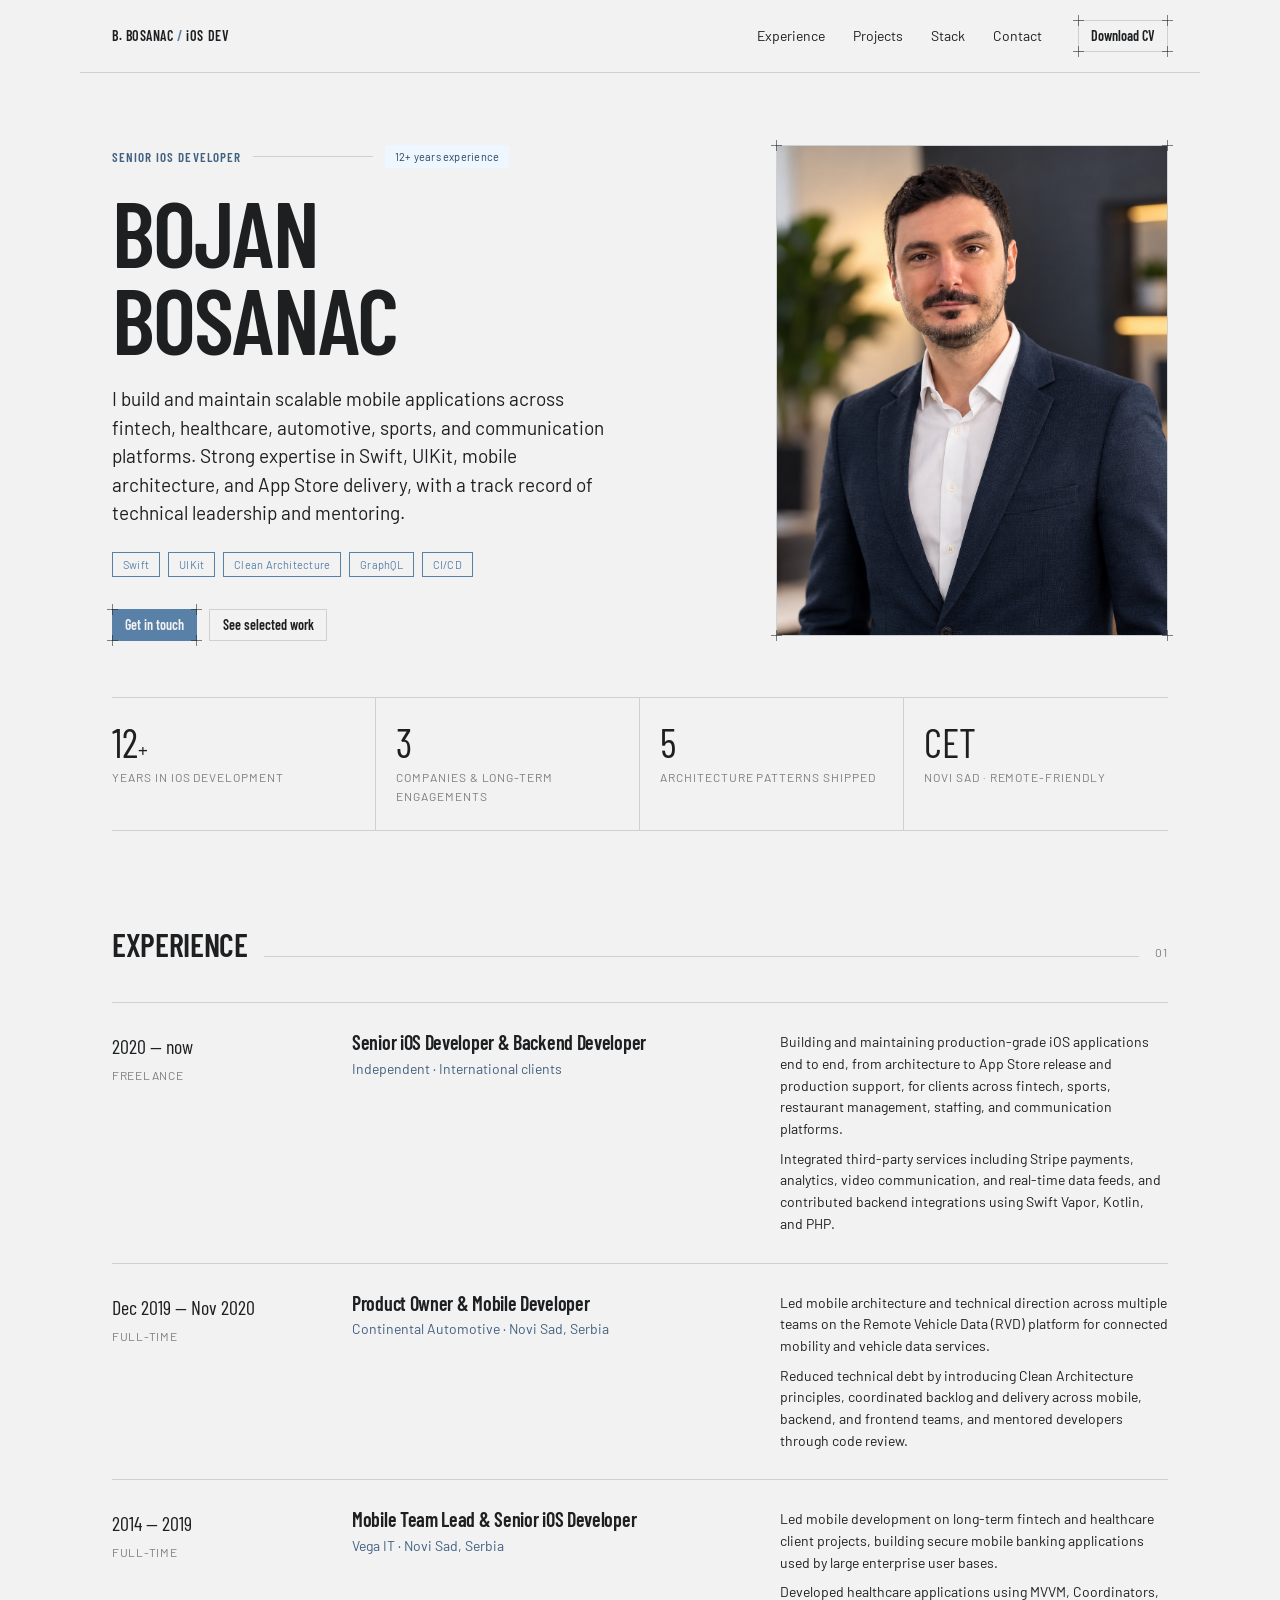
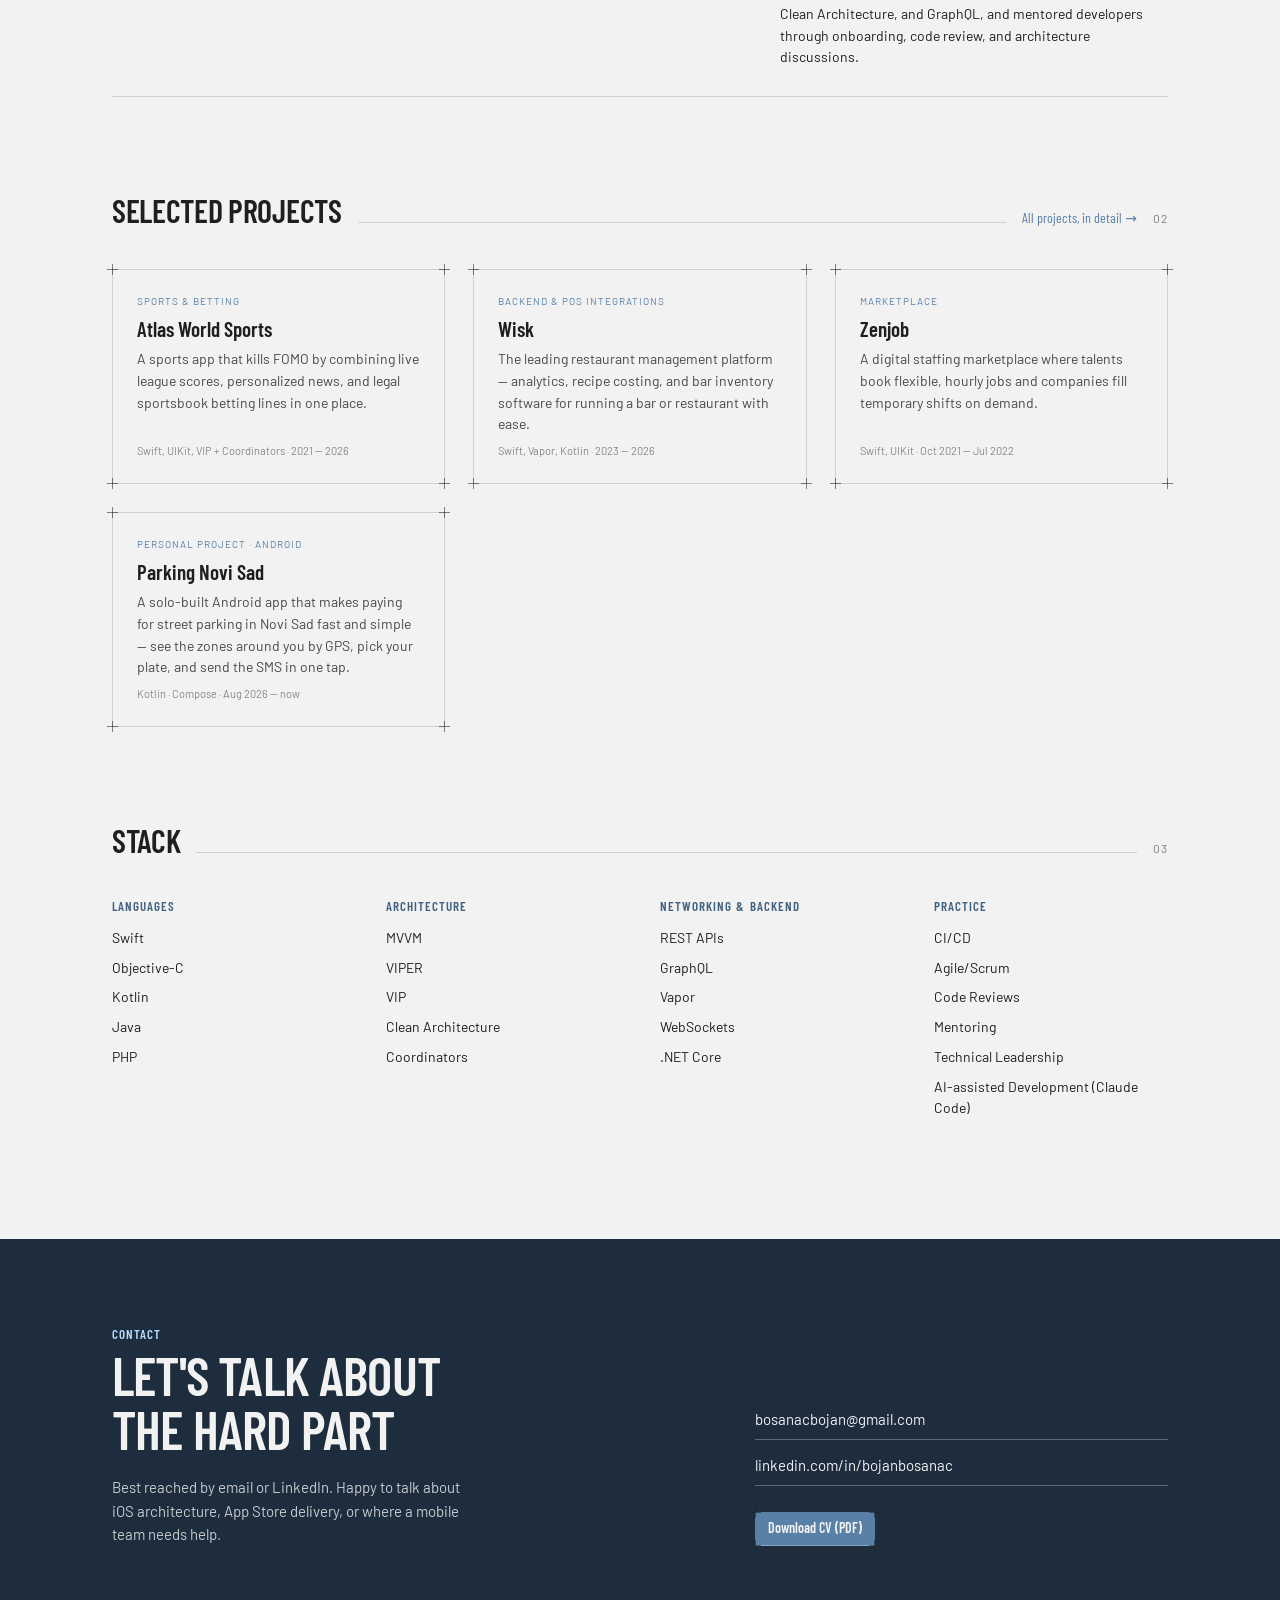
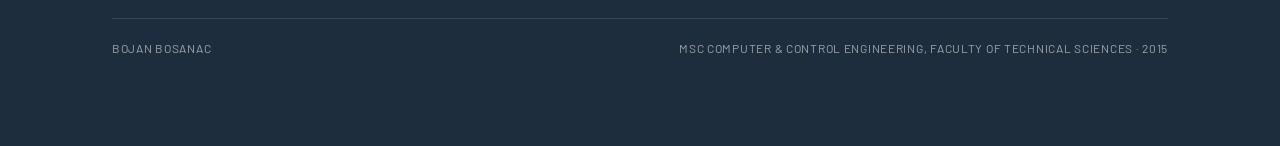
<file: index.html>
<!DOCTYPE html>
<html lang="en">
<head>
<meta charset="utf-8">
<meta name="viewport" content="width=device-width, initial-scale=1">
<title>Bojan Bosanac — Senior iOS Developer</title>
<meta name="description" content="Senior iOS Developer with 12+ years of experience building scalable mobile applications across fintech, healthcare, automotive and sports platforms.">
<link rel="stylesheet" href="assets/styles.css">
<link rel="stylesheet" href="assets/site.css">
<script type="application/ld+json">
{
  "@context": "https://schema.org",
  "@type": "Person",
  "name": "Bojan Bosanac",
  "url": "https://bosanacbojan.github.io/",
  "image": "https://bosanacbojan.github.io/assets/portrait.jpg",
  "jobTitle": "Senior iOS Developer",
  "description": "Senior iOS Developer with 12+ years of experience building scalable mobile applications across fintech, healthcare, automotive and sports platforms.",
  "email": "mailto:bosanacbojan@gmail.com",
  "sameAs": [
    "https://www.linkedin.com/in/bojanbosanac/"
  ],
  "address": {
    "@type": "PostalAddress",
    "addressLocality": "Novi Sad",
    "addressCountry": "RS"
  },
  "alumniOf": {
    "@type": "CollegeOrUniversity",
    "name": "Faculty of Technical Sciences, University of Novi Sad"
  },
  "worksFor": {
    "@type": "Organization",
    "name": "Independent / Freelance"
  },
  "knowsAbout": [
    "Swift", "Objective-C", "Kotlin", "Java", "PHP",
    "iOS Development", "UIKit", "MVVM", "VIPER", "Clean Architecture",
    "GraphQL", "REST APIs", "Vapor", "WebSockets", "CI/CD",
    "Mobile Architecture", "Technical Leadership"
  ]
}
</script>
</head>
<body>
<div class="page">

  <nav class="nav site-nav wrap">
    <a class="nav-brand" href="index.html">B. BOSANAC<span class="slash"> /</span> iOS DEV</a>
    <div class="nav-links">
      <a href="#experience">Experience</a>
      <a href="projects.html">Projects</a>
      <a href="#stack">Stack</a>
      <a href="#contact">Contact</a>
      <a class="btn btn-secondary blueprint nav-cta" href="assets/cv.pdf" download>
        Download CV
        <i class="corner tl"></i><i class="corner tr"></i><i class="corner bl"></i><i class="corner br"></i>
      </a>
    </div>
  </nav>

  <header class="hero wrap">
    <div>
      <div class="hero-eyebrow">
        <h6>Senior iOS Developer</h6>
        <span class="rule-short"></span>
        <span class="tag tag-accent">12+ years experience</span>
      </div>
      <h1 class="hero-name">Bojan<br>Bosanac</h1>
      <p class="hero-lede">I build and maintain scalable mobile applications across fintech, healthcare, automotive, sports, and communication platforms. Strong expertise in Swift, UIKit, mobile architecture, and App Store delivery, with a track record of technical leadership and mentoring.</p>
      <div class="tag-row">
        <span class="tag tag-outline">Swift</span>
        <span class="tag tag-outline">UIKit</span>
        <span class="tag tag-outline">Clean Architecture</span>
        <span class="tag tag-outline">GraphQL</span>
        <span class="tag tag-outline">CI/CD</span>
      </div>
      <div class="btn-row">
        <a class="btn btn-primary blueprint" href="#contact">
          Get in touch
          <i class="corner tl"></i><i class="corner tr"></i><i class="corner bl"></i><i class="corner br"></i>
        </a>
        <a class="btn btn-secondary" href="#projects">See selected work</a>
      </div>
    </div>

    <figure class="blueprint hero-portrait">
      <img src="assets/portrait.jpg" alt="Portrait of Bojan Bosanac">
      <i class="corner tl"></i><i class="corner tr"></i><i class="corner bl"></i><i class="corner br"></i>
    </figure>
  </header>

  <section class="wrap section">
    <div class="stats">
      <div class="stat">
        <div class="stat-value">12<span class="unit">+</span></div>
        <div class="stat-label text-muted">Years in iOS development</div>
      </div>
      <div class="stat">
        <div class="stat-value">3</div>
        <div class="stat-label text-muted">Companies &amp; long-term engagements</div>
      </div>
      <div class="stat">
        <div class="stat-value">5</div>
        <div class="stat-label text-muted">Architecture patterns shipped</div>
      </div>
      <div class="stat">
        <div class="stat-value">CET</div>
        <div class="stat-label text-muted">Novi Sad · remote-friendly</div>
      </div>
    </div>
  </section>

  <section id="experience" class="wrap section">
    <div class="section-head">
      <h2>Experience</h2>
      <span class="rule-fill"></span>
      <span class="section-num text-muted">01</span>
    </div>

    <div class="xp-list">
      <div class="xp-row">
        <div>
          <div class="xp-period">2020 — now</div>
          <div class="xp-kind text-muted">Freelance</div>
        </div>
        <div>
          <h4 class="xp-role">Senior iOS Developer &amp; Backend Developer</h4>
          <div class="xp-org">Independent · International clients</div>
        </div>
        <div class="xp-notes">
          <p>Building and maintaining production-grade iOS applications end to end, from architecture to App Store release and production support, for clients across fintech, sports, restaurant management, staffing, and communication platforms.</p>
          <p>Integrated third-party services including Stripe payments, analytics, video communication, and real-time data feeds, and contributed backend integrations using Swift Vapor, Kotlin, and PHP.</p>
        </div>
      </div>

      <div class="xp-row">
        <div>
          <div class="xp-period">Dec 2019 — Nov 2020</div>
          <div class="xp-kind text-muted">Full-time</div>
        </div>
        <div>
          <h4 class="xp-role">Product Owner &amp; Mobile Developer</h4>
          <div class="xp-org">Continental Automotive · Novi Sad, Serbia</div>
        </div>
        <div class="xp-notes">
          <p>Led mobile architecture and technical direction across multiple teams on the Remote Vehicle Data (RVD) platform for connected mobility and vehicle data services.</p>
          <p>Reduced technical debt by introducing Clean Architecture principles, coordinated backlog and delivery across mobile, backend, and frontend teams, and mentored developers through code review.</p>
        </div>
      </div>

      <div class="xp-row">
        <div>
          <div class="xp-period">2014 — 2019</div>
          <div class="xp-kind text-muted">Full-time</div>
        </div>
        <div>
          <h4 class="xp-role">Mobile Team Lead &amp; Senior iOS Developer</h4>
          <div class="xp-org">Vega IT · Novi Sad, Serbia</div>
        </div>
        <div class="xp-notes">
          <p>Led mobile development on long-term fintech and healthcare client projects, building secure mobile banking applications used by large enterprise user bases.</p>
          <p>Developed healthcare applications using MVVM, Coordinators, Clean Architecture, and GraphQL, and mentored developers through onboarding, code review, and architecture discussions.</p>
        </div>
      </div>
    </div>
  </section>

  <section id="projects" class="wrap section">
    <div class="section-head">
      <h2>Selected projects</h2>
      <span class="rule-fill"></span>
      <a class="section-link" href="projects.html">All projects, in detail →</a>
      <span class="section-num text-muted">02</span>
    </div>
    <div class="card-grid">
      <a class="card blueprint" href="projects.html#p1">
        <div class="card-kicker">Sports &amp; Betting</div>
        <div class="card-title">Atlas World Sports</div>
        <p class="card-body">A sports app that kills FOMO by combining live league scores, personalized news, and legal sportsbook betting lines in one place.</p>
        <div class="card-meta">Swift, UIKit, VIP + Coordinators · 2021 — 2026</div>
        <i class="corner tl"></i><i class="corner tr"></i><i class="corner bl"></i><i class="corner br"></i>
      </a>
      <a class="card blueprint" href="projects.html#p2">
        <div class="card-kicker">Backend &amp; POS Integrations</div>
        <div class="card-title">Wisk</div>
        <p class="card-body">The leading restaurant management platform — analytics, recipe costing, and bar inventory software for running a bar or restaurant with ease.</p>
        <div class="card-meta">Swift, Vapor, Kotlin · 2023 — 2026</div>
        <i class="corner tl"></i><i class="corner tr"></i><i class="corner bl"></i><i class="corner br"></i>
      </a>
      <a class="card blueprint" href="projects.html#p3">
        <div class="card-kicker">Marketplace</div>
        <div class="card-title">Zenjob</div>
        <p class="card-body">A digital staffing marketplace where talents book flexible, hourly jobs and companies fill temporary shifts on demand.</p>
        <div class="card-meta">Swift, UIKit · Oct 2021 — Jul 2022</div>
        <i class="corner tl"></i><i class="corner tr"></i><i class="corner bl"></i><i class="corner br"></i>
      </a>
      <a class="card blueprint" href="projects.html#p4">
        <div class="card-kicker">Personal Project · Android</div>
        <div class="card-title">Parking Novi Sad</div>
        <p class="card-body">A solo-built Android app that makes paying for street parking in Novi Sad fast and simple — see the zones around you by GPS, pick your plate, and send the SMS in one tap.</p>
        <div class="card-meta">Kotlin · Compose · Aug 2026 — now</div>
        <i class="corner tl"></i><i class="corner tr"></i><i class="corner bl"></i><i class="corner br"></i>
      </a>
    </div>
  </section>

  <section id="stack" class="wrap section">
    <div class="section-head">
      <h2>Stack</h2>
      <span class="rule-fill"></span>
      <span class="section-num text-muted">03</span>
    </div>
    <div class="stack-grid">
      <div>
        <h6>Languages</h6>
        <div class="stack-list">
          <span>Swift</span><span>Objective-C</span><span>Kotlin</span><span>Java</span><span>PHP</span>
        </div>
      </div>
      <div>
        <h6>Architecture</h6>
        <div class="stack-list">
          <span>MVVM</span><span>VIPER</span><span>VIP</span><span>Clean Architecture</span><span>Coordinators</span>
        </div>
      </div>
      <div>
        <h6>Networking &amp; Backend</h6>
        <div class="stack-list">
          <span>REST APIs</span><span>GraphQL</span><span>Vapor</span><span>WebSockets</span><span>.NET Core</span>
        </div>
      </div>
      <div>
        <h6>Practice</h6>
        <div class="stack-list">
          <span>CI/CD</span><span>Agile/Scrum</span><span>Code Reviews</span><span>Mentoring</span><span>Technical Leadership</span><span>AI-assisted Development (Claude Code)</span>
        </div>
      </div>
    </div>
  </section>

  <section id="contact" class="field-dark contact">
    <div class="wrap">
      <div class="contact-grid">
        <div>
          <h6>Contact</h6>
          <h2 class="contact-heading">Let's talk about<br>the hard part</h2>
          <p class="contact-lede">Best reached by email or LinkedIn. Happy to talk about iOS architecture, App Store delivery, or where a mobile team needs help.</p>
        </div>
        <div class="contact-links">
          <a href="mailto:bosanacbojan@gmail.com">bosanacbojan@gmail.com</a>
          <a href="https://www.linkedin.com/in/bojanbosanac/">linkedin.com/in/bojanbosanac</a>
          <a class="btn btn-primary blueprint" href="assets/cv.pdf" download>
            Download CV (PDF)
            <i class="corner tl"></i><i class="corner tr"></i><i class="corner bl"></i><i class="corner br"></i>
          </a>
        </div>
      </div>
      <div class="contact-foot">
        <span>Bojan Bosanac</span>
        <span class="right">MSc Computer &amp; Control Engineering, Faculty of Technical Sciences · 2015</span>
      </div>
    </div>
  </section>
</div>
</body>
</html>
</file>
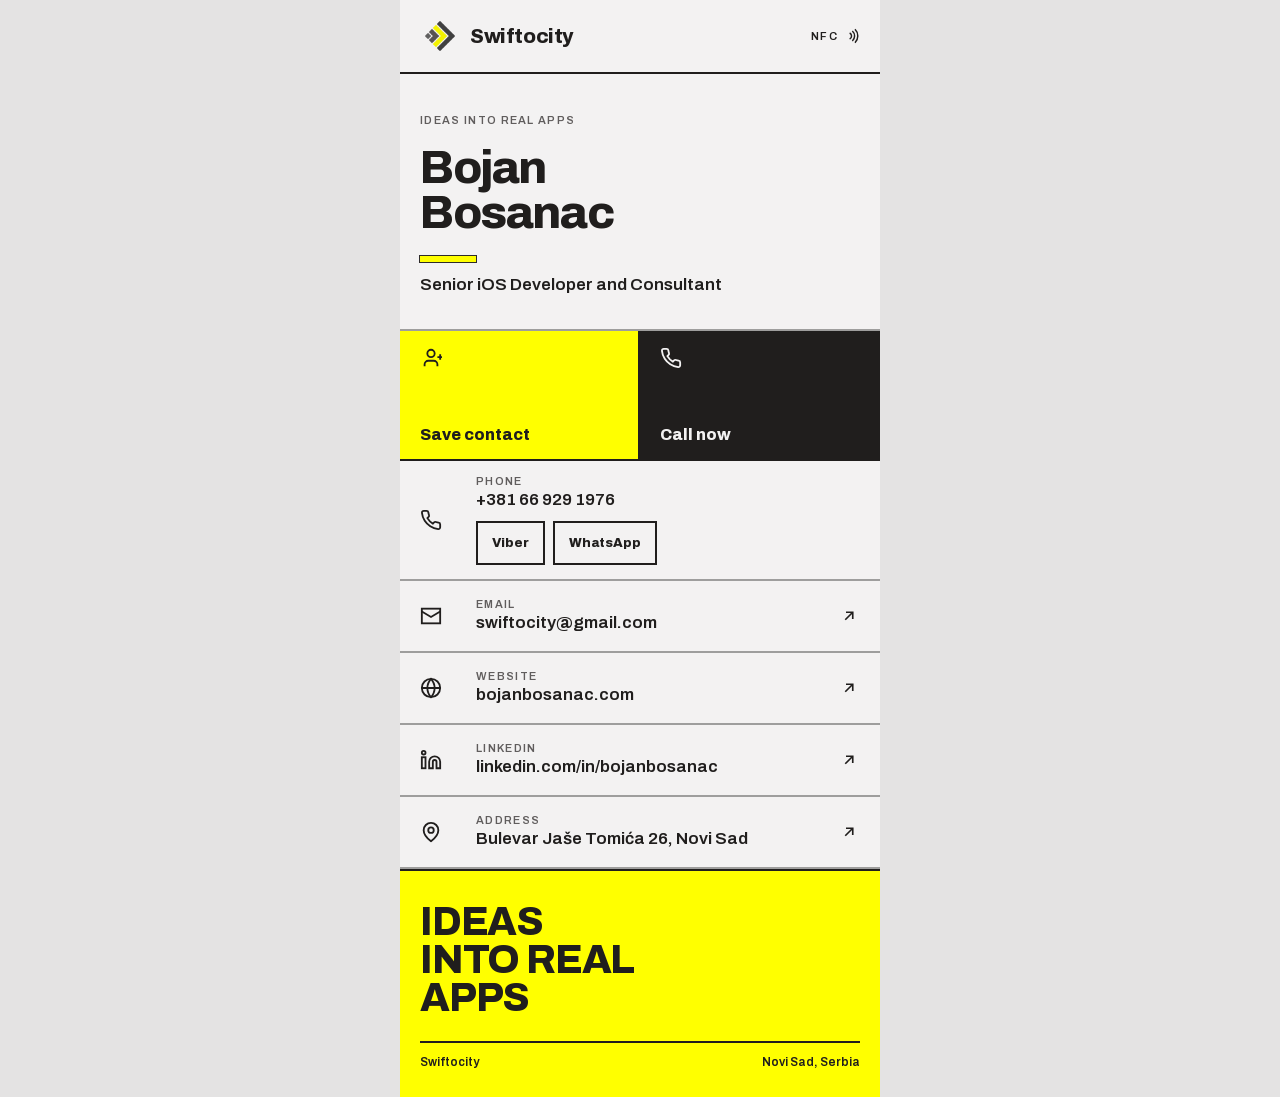
<file: card/index.html>
<!DOCTYPE html>
<html>
<head>
  <meta charset="utf-8">
  <title>Bojan Bosanac · Swiftocity</title>
  <style>
    * { margin: 0; padding: 0; box-sizing: border-box; }
    body { background: #faf9f5; display: flex; align-items: center; justify-content: center; min-height: 100vh; font-family: -apple-system, BlinkMacSystemFont, sans-serif; }
    #__bundler_loading { position: fixed; bottom: 20px; right: 20px; font: 13px/1.4 -apple-system, BlinkMacSystemFont, sans-serif; color: #666; background: #fff; padding: 8px 14px; border-radius: 8px; box-shadow: 0 1px 4px rgba(0,0,0,0.12); z-index: 10000; }
    #__bundler_thumbnail { position: fixed; inset: 0; width: 100%; height: 100%; display: flex; align-items: center; justify-content: center; background: #faf9f5; z-index: 9999; }
    #__bundler_thumbnail svg { width: 100%; height: 100%; object-fit: contain; }
    #__bundler_placeholder { color: #999; font-size: 14px; }
  </style>
  <noscript>
    <style>#__bundler_loading { display: none; }</style>
    <div style="position:fixed;bottom:12px;left:12px;font:13px/1.4 -apple-system,BlinkMacSystemFont,sans-serif;color:#999;background:rgba(255,255,255,0.9);padding:6px 12px;border-radius:6px;box-shadow:0 1px 4px rgba(0,0,0,0.08);z-index:10000;">
      This page requires JavaScript to display.
    </div>
  </noscript>
</head>
<body>
  <div id="__bundler_thumbnail"><svg xmlns="http://www.w3.org/2000/svg" viewBox="0 0 100 100"><rect width="100" height="100" fill="#ffff00"></rect><path d="M38 30 58 50 38 70" fill="none" stroke="#201e1d" stroke-width="10"></path></svg></div>
  <div id="__bundler_loading">Unpacking...</div>

  <script>
    
document.addEventListener('DOMContentLoaded', async function() {
  const loading = document.getElementById('__bundler_loading');
  function setStatus(msg) { if (loading) loading.textContent = msg; }

  const FONT_MIME = /^(font[/]|application[/](x-)?font-|application[/]vnd\.ms-fontobject)/i;
  const MIME_TOKEN = /^[\w.+-]+[/][\w.+-]+$/;
  function toBase64(bytes) {
    let bin = '';
    for (let i = 0; i < bytes.length; i += 0x8000) {
      bin += String.fromCharCode.apply(null, bytes.subarray(i, i + 0x8000));
    }
    return btoa(bin);
  }

  // Error sink persists across replaceWith since it's on window, not the DOM.
  window.addEventListener('error', function(e) {
    // Failed resource loads (CSP-blocked links, scripts, images) fire plain
    // events at the element — warn only; real JS errors carry message/error.
    if (!e.message && !e.error && e.target && e.target !== window) {
      console.warn('[bundle] resource failed to load:',
        e.target.tagName, String(e.target.src || e.target.href || ''));
      return;
    }
    var p = document.body || document.documentElement;
    var d = document.getElementById('__bundler_err') || p.appendChild(document.createElement('div'));
    d.id = '__bundler_err';
    d.style.cssText = 'position:fixed;bottom:12px;left:12px;right:12px;font:12px/1.4 ui-monospace,monospace;background:#2a1215;color:#ff8a80;padding:10px 14px;border-radius:8px;border:1px solid #5c2b2e;z-index:99999;white-space:pre-wrap;max-height:40vh;overflow:auto';
    d.textContent = (d.textContent ? d.textContent + String.fromCharCode(10) : '') +
      '[bundle] ' + (e.message || e.type) +
      (e.filename ? ' (' + e.filename.slice(0, 60) + ':' + e.lineno + ')' : '');
  }, true);

  try {
    const manifestEl = document.querySelector('script[type="__bundler/manifest"]');
    const templateEl = document.querySelector('script[type="__bundler/template"]');
    if (!manifestEl || !templateEl) {
      setStatus('Error: missing bundle data');
      console.error('[bundler] Missing script tags — manifestEl:', !!manifestEl, 'templateEl:', !!templateEl);
      return;
    }

    const manifest = JSON.parse(manifestEl.textContent);
    let template = JSON.parse(templateEl.textContent);

    // Nested page bundles (iframe targets). Each ships ONCE, in the ROOT
    // document's manifest; frame srcs carry an about:blank#<uuid> marker
    // instead of a substitutable uuid. Every document mints the blobs for
    // its OWN frames — from local text at the root, or text obtained from
    // its DIRECT parent over the relay protocol below — so each frame
    // navigation stays same-origin with its initiator and a deduped page
    // loads at any depth on any host, including a file:// download's
    // opaque origins (where a blob minted by one document cannot be
    // navigated to by another).
    const pageOrderEl = document.querySelector('script[type="__bundler/page_order"]');
    const pageOrder = pageOrderEl ? JSON.parse(pageOrderEl.textContent) : [];
    const pageSet = new Set(pageOrder);
    const pageTexts = {};

    // ── Nested-page text protocol (parent-chain relay) ──
    // Page bundles ship once, in the ROOT document's manifest. Every
    // document mints the blobs for its OWN frames, obtaining page text
    // through a strict parent-chain relay: a document only ever SENDS to
    // its direct parent (which, for every document the publisher's own
    // runtime minted, is another publisher document) and only ACCEPTS
    // text from that direct parent; requests from below are honored only
    // for the document's own child frames, and the ROOT never sends
    // upward at all. That last rule is load-bearing: the artifact host's
    // frame-ancestors allows claude.ai (and friends) to frame an
    // artifact, so window.top can be a FOREIGN document — a top-addressed
    // protocol would hand page uuids to that ancestor and accept forged
    // "page text" from it, minting attacker HTML as an artifact-origin
    // blob document. The chain never touches the ancestor: requests stop
    // at the root, replies are origin-addressed per hop (never '*' when
    // an origin exists), and both directions are origin-gated (on https
    // a foreign sender's origin can never equal this document's; in
    // opaque contexts — file:// — everything serializes as 'null', where
    // an embedded EXTERNAL frame still fails the gate by carrying its
    // own real origin, and a sandboxed child of such a frame is excluded
    // by the own-child-frames check plus uuid unguessability). Shape is
    // deny-by-default: one request form, one reply form, no error
    // replies.
    // window.origin is the SERIALIZED SECURITY origin ('null' in opaque
    // contexts such as a sandboxed preview iframe) — location.origin is
    // computed from the URL and stays 'https://…' even when the document
    // is sandboxed, which would misgate every opaque chain.
    const OWN_TARGET = /^https?:[/][/]/.test(window.origin || '')
      ? window.origin
      : '*';
    function trustedOrigin(e) {
      if (e.origin === window.origin) return true; // https chains; opaque==opaque
      // file:// trees: Chrome serializes the file document's origin as
      // 'file://' while the blob: documents it mints serialize as 'null',
      // so the two legitimate shapes can never string-match — accept the
      // pair in both directions. https origins never serialize as either,
      // and sender identity (own child frame / direct parent) is checked
      // separately.
      return (
        (e.origin === 'null' &&
          (window.origin === 'file://' ||
            window.location.protocol === 'file:')) ||
        (/^file:/.test(e.origin) && window.origin === 'null')
      );
    }
    // Non-empty only in the root document (nested bundles ship an empty
    // island), so it doubles as the root marker: the root answers from
    // local text and treats a miss as authoritative — never relaying to
    // its (possibly foreign) parent.
    const isPageRoot = pageOrder.length > 0;
    const blobUrls = {};
    const resourceBlobs = {};
    const UUID_SHAPE = /^[0-9a-f]{8}-[0-9a-f]{4}-[0-9a-f]{4}-[0-9a-f]{4}-[0-9a-f]{12}$/;
    const pendingFrames = {}; // uuid -> [{el, frag}] awaiting text for own frames
    const pendingRelays = {}; // uuid -> [childWindow] awaiting text to pass down
    function mountPage(el, frag, text) {
      const pageBlob = new Blob([text], { type: 'text/html' });
      const u = URL.createObjectURL(pageBlob);
      resourceBlobs[u] = pageBlob;
      el.src = u + frag;
    }
    function deliverPage(uuid, text) {
      const frames = pendingFrames[uuid];
      delete pendingFrames[uuid];
      if (frames) for (const f of frames) mountPage(f.el, f.frag, text);
      const relays = pendingRelays[uuid];
      delete pendingRelays[uuid];
      if (relays) {
        for (const cw of relays) {
          try { cw.postMessage({ __bundler_page: uuid, __bundler_text: text }, OWN_TARGET); } catch (err) { /* gone */ }
        }
      }
    }
    function ownFrameWindows() {
      const out = [];
      for (const f of Array.from(document.querySelectorAll('iframe'))) {
        try { if (f.contentWindow) out.push(f.contentWindow); } catch (err) { /* detached */ }
      }
      return out;
    }
    window.addEventListener('message', function (e) {
      const d = e.data;
      if (!d || typeof d !== 'object' || !e.source) return;
      // Origin gate first; the structural checks below (own-child-frames
      // for requests, direct-parent + solicited-uuid for replies, the
      // root's never-relay rule) are what hold in fully opaque chains
      // where origin strings can't discriminate — a sandboxed root's
      // FOREIGN wrapper still fails all three even though both serialize
      // as real-vs-'null' rather than matching.
      if (!trustedOrigin(e)) return;
      if (typeof d.__bundler_need === 'string' && UUID_SHAPE.test(d.__bundler_need)) {
        // Requests are honored only for this document's own child frames.
        if (ownFrameWindows().indexOf(e.source) < 0) return;
        const uuid = d.__bundler_need;
        const text = pageTexts[uuid];
        if (typeof text === 'string') {
          try { e.source.postMessage({ __bundler_page: uuid, __bundler_text: text }, OWN_TARGET); } catch (err) { /* gone */ }
          return;
        }
        if (isPageRoot || window.parent === window) return; // authoritative miss
        const waiting = pendingRelays[uuid];
        if (waiting) {
          if (waiting.indexOf(e.source) < 0) waiting.push(e.source);
          return;
        }
        // Never-answered uuids would otherwise accumulate forever under a
        // request spray; past the cap (far above any real page count) new
        // relays are dropped rather than remembered.
        if (Object.keys(pendingRelays).length >= 128) return;
        pendingRelays[uuid] = [e.source];
        window.parent.postMessage({ __bundler_need: uuid }, OWN_TARGET);
      } else if (
        typeof d.__bundler_page === 'string' &&
        UUID_SHAPE.test(d.__bundler_page) &&
        typeof d.__bundler_text === 'string'
      ) {
        // The shape test is load-bearing beyond tidiness: the solicited
        // check below uses the in operator, which matches prototype keys
        // ('__proto__', 'constructor') — an unshaped key would reach
        // deliverPage and throw, painting the error banner.
        // Text is accepted only from the direct parent — the document
        // that minted this one.
        if (e.source !== window.parent || window.parent === window) return;
        if (!(d.__bundler_page in pendingFrames) && !(d.__bundler_page in pendingRelays)) return;
        deliverPage(d.__bundler_page, d.__bundler_text);
      }
    });

    const uuids = Object.keys(manifest);
    setStatus('Unpacking ' + uuids.length + ' assets...');

    await Promise.all(uuids.map(async (uuid) => {
      const entry = manifest[uuid];
      try {
        const binaryStr = atob(entry.data);
        const bytes = new Uint8Array(binaryStr.length);
        for (let i = 0; i < binaryStr.length; i++) bytes[i] = binaryStr.charCodeAt(i);

        let finalBytes = bytes;
        if (entry.compressed) {
          if (typeof DecompressionStream !== 'undefined') {
            const ds = new DecompressionStream('gzip');
            const writer = ds.writable.getWriter();
            const reader = ds.readable.getReader();
            writer.write(bytes);
            writer.close();
            const chunks = [];
            let totalLen = 0;
            while (true) {
              const { done, value } = await reader.read();
              if (done) break;
              chunks.push(value);
              totalLen += value.length;
            }
            finalBytes = new Uint8Array(totalLen);
            let offset = 0;
            for (const chunk of chunks) { finalBytes.set(chunk, offset); offset += chunk.length; }
          } else {
            console.warn('DecompressionStream not available, asset ' + uuid + ' may not render');
          }
        }

        if (pageSet.has(uuid)) {
          pageTexts[uuid] = new TextDecoder().decode(finalBytes);
          return;
        }
        if (FONT_MIME.test(entry.mime) && MIME_TOKEN.test(entry.mime)) {
          // Strict artifact hosts allow font-src data: but not blob:.
          blobUrls[uuid] = 'data:' + entry.mime + ';base64,' +
            (entry.compressed ? toBase64(finalBytes) : entry.data);
        } else {
          const blob = new Blob([finalBytes], { type: entry.mime });
          blobUrls[uuid] = URL.createObjectURL(blob);
          resourceBlobs[blobUrls[uuid]] = blob;
        }
      } catch (err) {
        console.error('Failed to decode asset ' + uuid + ':', err);
        const blob = new Blob([], { type: entry.mime });
        blobUrls[uuid] = URL.createObjectURL(blob);
        resourceBlobs[blobUrls[uuid]] = blob;
      }
    }));

    const extResEl = document.querySelector('script[type="__bundler/ext_resources"]');
    const extResources = extResEl ? JSON.parse(extResEl.textContent) : [];
    const resourceMap = {};
    for (const entry of extResources) {
      if (blobUrls[entry.uuid]) resourceMap[entry.id] = blobUrls[entry.uuid];
    }

    // Artifact-host CSP (connect-src 'self') refuses fetch() of blob: URLs —
    // consumers read these Blobs directly. Survives the swap like the error sink.
    window.__resourceBlobs = resourceBlobs;

    setStatus('Rendering...');
    // Page uuids have no blob here — they ride inside about:blank#<uuid>
    // frame markers the pass below resolves after the swap.
    for (const uuid of uuids) {
      if (pageSet.has(uuid)) continue;
      template = template.split(uuid).join(blobUrls[uuid]);
    }

    // Strip integrity + crossorigin — blob URLs from a file:// document inherit
    // a null origin, so crossorigin forces a CORS fetch that SRI then rejects.
    // The manifest bytes are ours; SRI protects against CDN compromise, not this.
    template = template.replace(/\s+integrity="[^"]*"/gi, '').replace(/\s+crossorigin="[^"]*"/gi, '');

    const resourceScript = '<script>window.__resources = ' +
      JSON.stringify(resourceMap).replace(/<\//g, '<\\/') +
      ';</' + 'script>';
    // Inject after <head> so the DOCTYPE stays first; prepending the script
    // would push the parser into quirks mode. DOMParser always emits a <head>
    // (synthesizing one if the source HTML omitted it) but may carry
    // attributes through, so match the full opening tag. slice() rather than
    // replace() keeps us clear of $-pattern substitution in resourceScript.
    const headOpen = template.match(/<head[^>]*>/i);
    if (headOpen) {
      const i = headOpen.index + headOpen[0].length;
      template = template.slice(0, i) + resourceScript + template.slice(i);
    }

    // Parse the template and swap the root element. Scripts inserted via
    // DOMParser/replaceWith are inert per spec — re-create each with
    // createElement so they execute, awaiting onload for src scripts to
    // preserve ordering (React before ReactDOM before Babel before text/babel).
    const doc = new DOMParser().parseFromString(template, 'text/html');
    document.documentElement.replaceWith(doc.documentElement);

    // Resolve page-frame markers: mint this document's own blob for each
    // framed page — from local text when this is the root, otherwise by
    // asking the direct parent over the relay protocol above. An
    // unanswered request leaves the frame on about:blank, the same
    // degraded state as a refused embed.
    {
      const MARKER = /^about:blank#([0-9a-f]{8}-[0-9a-f]{4}-[0-9a-f]{4}-[0-9a-f]{4}-[0-9a-f]{12})(#.*)?$/;
      const needed = [];
      for (const el of Array.from(document.querySelectorAll('iframe'))) {
        const m = MARKER.exec(el.getAttribute('src') || '');
        if (!m) continue;
        const text = pageTexts[m[1]];
        if (typeof text === 'string') {
          mountPage(el, m[2] || '', text);
        } else if (window.parent !== window && !isPageRoot) {
          const had = pendingFrames[m[1]];
          (pendingFrames[m[1]] = had || []).push({ el: el, frag: m[2] || '' });
          if (!had) needed.push(m[1]);
        }
      }
      for (const uuid of needed) {
        window.parent.postMessage({ __bundler_need: uuid }, OWN_TARGET);
      }
    }

    const dead = Array.from(document.scripts);
    for (const old of dead) {
      const s = document.createElement('script');
      for (const a of old.attributes) s.setAttribute(a.name, a.value);
      s.textContent = old.textContent;
      // text/babel scripts with a src: read and inline. transformScriptTags
      // does XHR against the src, but blob:null/ from a file:// origin is
      // silently dropped. Inlining makes it a plain inline babel script,
      // which transformScriptTags handles unconditionally.
      if ((s.type === 'text/babel' || s.type === 'text/jsx') && s.src) {
        const pre = resourceBlobs[s.src.split('#')[0]];
        s.textContent = pre ? await pre.text() : await (await fetch(s.src)).text();
        s.removeAttribute('src');
      }
      const p = s.src ? new Promise(function(r) { s.onload = s.onerror = r; }) : null;
      old.replaceWith(s);
      if (p) await p;
    }
    // Babel standalone auto-transforms type=text/babel on DOMContentLoaded,
    // which fired before we swapped the document. Trigger manually if present.
    if (window.Babel && typeof window.Babel.transformScriptTags === 'function') {
      window.Babel.transformScriptTags();
    }
  } catch (err) {
    setStatus('Error unpacking: ' + err.message);
    console.error('Bundle unpack error:', err);
  }
});

  </script>

  <script type="__bundler/manifest">
{"6411e8b8-0136-473b-90f7-867dc0107069":{"mime":"image/png","compressed":false,"data":"[base64]/[base64]/[base64]/[base64]//[base64]//[base64]/She9N7eTo1gwVjAOBgNVHQ8BAf8EBAMCB4AwFQYDVR0lBA4wDAYKKwYBBAGD6F4CATAMBgNVHRMBAf8EAjAAMB8GA1UdIwQYMBaAFM5R4gSBTmRbI/jjxM+aPpzB11zCMAoGCCqGSM49BAMDA2cAMGQCMDFzHRSeAXrSy1WOzkbhPZ6Km2wGTmZ/[base64]/2YfQUzmWMhyv/[base64]/[base64]/PqboAWYAAAMAUExURf///0NDQ///Dv//Rf//AKmmpo2NjdLQ0J2dnf//FIWFhdDOzv//dmhoaG5ubv//52ZmZv//zs3MzP//uLe0tHFxcf//1P//zP//xP//wlhYWP//aMrKyv//tru4uKaiov//CNTU1OHh4WBgYNTS0omEhL68vFtbW///Ef//DFxWVtra2v//EszKymJdXWNjY15eXnh4eNzc3HV1df//0MjIyP//ytDQ0P//jqysrMLCwv//wHx8fP//Pv//FtLS0v//U///It7e3nR0dFxcXFVVVYJ9fUpKSoaCgtjY2LKwsNbW1s7Oznp6ev//+f//slRUVE5OTv//ilJSUv//fv//vv//usXFxf//xv//sP//Qf//mP//kqSkpP//0v//yP//ev//Q4qKiv//hGxsbL26uoqGhn9/f///M7Wysv//iP//lv//hv//gv//kP//gP//jP//eHJycv//vP//fEdHR///tICAgJaWlv//lKCgoIKCgpqamrm2tqKiomljY1BQUMzMzJKSkpiYmExMTKenp5CQkGpqanBra///8///PIiIiMbGxv//G///TP//rv//mv//XkhISKqqqsDAwGVlZZSUlP//qYSAgERERP//2Y6Kiv//1l9ZWf//cP//OMG/v///A3p1ddbV1Z2ZmZuXl///K///BXVwcG9qamRfX/7+/qmpqf//Afv7+11XV/j4+KioqP//9f//Cv//BmBaWvn4+PDw8PT09P39/fX19erq6vLy8uLi4u3t7fn5+efn5/r6+uTk5PHx8ebm5v//9PPz8+zs7P//C/f39+/v7+np6evr6+Pj4+Xl5e7u7ujo6P//B/v6+quoqGBbW62qqq6rq/b29rSxsbKvr2FbW6ekpLCtrWRkZP//9razs7GursvJyfz8/Le1tb67u6+srLq3t4aBgaypqbu5ua6uruTj48XDw314eObl5f//nJeUlP///fDv76KenpaSktfX1/X09GZhYd/f35CMjP//oPHw8P///uPi4sjGxv///9CuHasAAAEAdFJOU////////////////////////////////////////////////////////////////////////////////////////////////////////////////////////////////////////////////////////////////////////////////////////////////////////////////////////////////////////////////////////////////////////////////////////////////////////////////////////////////////////////////////wBT9wclAAAfMklEQVR42uzdeZzcdX3H8RkYQYkbIRiPiG0IEnCiQMArCkoMiCKHHF5oPJF4HygeCIIoIKIo6AoRURG1aEg2YDAQAiEEQW4UFTwQb0Xq1dbWtrTbFOQhiRzf2cxv9vv9fp6v/wP7+87v/[base64]/7vz235oywYkAQHFatFF7jebf5EwAoDD7n9deq/m/dSoAUNT9EwAAirx/AgBAQfa/Y/semz/L2QBAUfdPAAAo8v4JAABF3j8BAKDI+ycAABR5/6sjAAAUd/8EAIAi758AAFDk/RMAAKpx/3u22wQQAOyfAAKA/d9Hn3BiAFDY/RMAAKpp/zPbvXaWUwOAwu6fAABQJa0cy/4JAABF3j8BAKDI+ycAABR5/+322c4PACq5FeuyfwIAQJH3324f7QwBoLD7JwAAFHn/BACACm1xP/ZPAAAo8v4JAABF3j8BAKDI+ycAABR5/+32XCcKAIXdPwEAoMj7JwAAVM7+d2i3CSAA2D8BBAD7J4AAYP8EEADsnwACQKX7n9NuE0AAsP9Gep8zBoDC7p8AAFDk/RMAAIq8/3b7UCcNAIXdPwEAoBz3f3C7TQABwP4JIAAE2//kdpsAAoD9E0AAsH8CCAD2TwABoO6uGI/9t9sPdPIAUNj9EwAAirx/AgBAkfdPAABonLtxPPdPAAAo8v4JAABF3j8BAKDx2//EdpsAAkDMluWwfwIAQJH3TwAAKPL+2+3DPBoAUNj9EwAAirx/AgBAkfdPAAAo8v4JAAANrJ/[base64]//XOQQQAKL1sdkLO3f2uH33IoAAEOqv/xM7d+vLmxBAAIjTcQd01mjq3gQQAMLsf6fOWi15MQEEgKj770GAjxQgwAYEAIDurW/cw/4JIABE3n8PAjyRAAJAbfsngAAQef8EEAAi758AAkDk/RNAAIi8/9UC7E0AASDq/gkgAETefw8CbEYAAaC2/VcmwKsIAAD1sv9eBDiJAAJAEZ2TvH8CCACR908AASDy/gkgAETefy8C7EYAAaCy/dcmwPluAgDYPwEEAPsngABg/wQQAOyfAAKA/RNAALD/tQV4JwEEgGL3f0CnQwACAMD+CbC64wkAAPsngABg/8kCPJoAAkDU/RNAAIi8/x4EeD8BBIDa9t+DAJMIIADUtv/KBNiIAACwfwIIAPbfdwH2IIAAUNv+CSAARN4/AQSAyPsngAAQef8EEAAi77/T+VaqABMIIACMw/5f2ekQgAAAsP9xFuDJBQjwXgIAwP4JIADYf7IAmxJAAIi6/x4E2JAAAkBt+yeAAJDh/tfvdAhAAADYPwEIAAD7b7KpVQnwMzcQAOyfAAKA/fdbgGcQAACOoLb9VybAuwgAAPtvSoAPFiDAIjcSAOyfAAKA/RNAALD//gmwOQEAoNr2TwABIPL+exFgHwIAQJXtnwACQOT9E0AAiLz/ygSYRwAAlNGPM9k/AQSAyPsngAAQef8EEAAi758AAkDk/RNAABhcfzphYYcADbYjAQCQcft2MuxrBBAABtHDlnQIQAAARO2ETqdsAc4gAAA01j69sEMAAgAgavt3su1rL0i8hucSAAAaWx/uEIAAAAjbgzoEIAAAwrawQwACACBsW3fqEODPBACAeu+1HQIMrD0JAIDM+myHAAQAQNg2WViNAM8hAADUY7fv3CEAAQAQtoesV48AMwoQYCYBAJDTdwC37316/gK8nQACQEP9YSEBBirASvccAHLq4wQgAAAIQAACAIAABCAAAAiQnQDPTxXgSAIAQATIWoAV7jkAEIAAAgABCCAAjHcvIQABAEAAAgxKgMXuOQAQgAACAAEIIAAQgAACAAHuS4CnEQAAIsD9C7AfAQAgAhAAACIAAQCgWAJsX4AAOxAAAM11/qQvnbnNNh86dfoyAhAAANGacGb3r331u1cQgAAACPXX/79279aH/kwAAgAgTotO7a7RaZ8nAAEAEGb/B3XXamR66p99AwEG2hwCAKDx/dcmwCMJAAD1sH8CEAAAMfr2Pe6fAAQAQOT9E4AAAIi8fwIQAACR979agF9UJMA3UwV4ZgECHEwAADS+fwIQAACR9x9VgL8QAAD236MA7yHAQJtMAAA0vn8CEAAAkfdPAAIAoMZWJu4/rADPIwAA7J8AWQtwhTsZAE3vf7UAr0n9776UAAQAQGX7jyrANAIAoM79b9ntBhbgsQQAgP0ToBIBbnRHA6Dp/a8W4FYCEAAAUfdPAAIAoIZWjHH/tQnwiIoEmEgAADS+/7AC7EoAANg/AbIWYJl7GwBN758ABABA5P1HFeBCAgDA/usTYD0CAMD+exTgHwhAAABE3T8BCACAEvt6n/bfiwBvJgABAFDZ/glAAABE3v9qAX5FAAIAIOr+CZCxAOe52wHQ9P4JQAAARN5/LwI8hQAEAEBl+48qwDUEAID9RxZgCgEAUNT+n93tEiCWAAcSAACN778nAToEIAAA6tr/agEOjyjAJQQAgP0TgAAACL5/AhAAAJH3TwACACDy/lcL8HMCEAAAUfdPgHw79jwA2D8BCAAA+ydAvwW4tgABhs4DgP0TgAAAsH8ChBTgMgDYPwF6E+BFBABAyfv/dbdLgEEIcCkBAGD/d0YAAgAg7v4JQAAA5LD/U7rd3AV4KwEGK8ByANg/AQgAAPtvtIdGFOBiAgDA/glAAABE339UAbYiAADs/45uSf1q9yUAAQBQ2/4rE+DlBACA/ROAAACwfwIQAAD2T4ByBVgFAPsnAAEAYP8ESBXgSYnXcj0BADAuLc5t/wTIto1XAaC2zn92N79eR4BMBVgKgMr6ZbdLAAIQICgA007rEoAABIgKwJbdLgGyEeAqAgBgoN3W7RKAAASICsAN+QLQvSmkALsQAACD61ndGgR4PQEIAICxdMQIAQhAgLAAZL3/ygR4eOK1XFCAAMNLAVBFX+0SgAAECAvA77oEyFCA7fIX4OalAKigB3QJQAAChAXg9yMEIAABwgLQ+mP2AHR3r0iArWsSYNulACi+/[base64]/NjR3VUQB3kQAAsQFYPrQ8N+aPIkABGhcgMsBkE2zhtdsVkUC/JIABADAfXbW8NqdRQACECAIAH+/fwIUL8B1BADA2PdPgPIF2JYAABjz/tMF2KMAAb5HgEwFuBoAme6fALn2IAIAYAD7J0DxAlxZgADbXQ2ATPefLsCEmgR4CwEIEAWA+94/AQgwCAEuAECm+ycAAQhQLwD3v38CEIAAtQKQsn8CFC/AUgIAYOz7r0uA76Yezv4EIEDdAKTunwAEIEB9AKTvnwAEIEBtAPSyfwKUL8DNBADAmPdPAAIQoCYAet0/AcoXYDh/AXa5AACZ7p8ABCBALQCMZf89CPAdAgxUgCekCrBxAQJcBYBM91+XAL8hAAGCAjDW/ROAAAQoH4Cx758ABBhAW10FgEz3ny7AhgUIcAMBCBAOgHXbPwEIMAgBrgdApvsnAAEIUC4A675/AhCAAKUC0I/99yDADyoS4B0VCbCKADEB6M/+CUAAApQIQL/2T4DyBRgqQICLAZDp/glAAAKUBkA/91+XAA9IPcJXVCTAcgLEAqC/+ycAAQhQEgD93j8BCECAcgDo//4JkK0ALyMAAJrffw8CbEMAAlQrwGjU/ROAAANoysUAyHT/BCAAAfIHoLn9EyBbAR5WkwCXAiDT/ROAAOEFGI28fwIQILoAo6H3T4DiBbiMAPUC0Pz+CUCA2AKMBt8/AQgwCAGuBUCm+ycAASILMBp+/wQoXoDzCFAfAIPbf1AB3kYAAuQLwCD3X5cAPwwpwLEFCHAJADLdPwFy7ekECAnAoPdPgPIFOJAA1QAw+P0HFeDBBIguwKj99yjAYwhAgHoEGLV/AhAgrgCj9k8AAsQVYNT+CUCAQQpwDQAy3X+6AJsXIMA/EoAAxQEwvvsnQPkCTCRAwQCM9/4JQIABtOs1AMh0/wQgwCAEuBAAme6fAAQIJcCo/ROAAHEFGLV/AtQmwDIClAdAPvsnQLYCfIYAtQKQ0/4JQIAwAozaPwHu7HYCBBRg1P4JcFefXUiAaAJkAcCs4fyalSrAuRV9TuDO+X8P8NGHpP4sYLsC3hN4AQBWt9lwjk1P/OpvyR+A7s8Tr+W42fkL8NofJ17Mcw/JX4ChlQBorZqcJQBD09K+/AW/zh+Ac/+S+Fhsmj8AnX1Tb6zD8gegfSgAWnOH8+z4xK//f0byF+BZCxIvZqf8Adg69UnA8g/mD8BuS8MDcNlQpgAMz0i8glMLeBKweeK1nJw/AAufknprHVPAtwBnhwdgeq77H56beAWPLwCALyVeyzlL8hfggNRba48CADg4PABHZQvAjolX8O+nZb//kTNTH47PFfCDgNRrWTy/gB8FhgdgTrYADKVewpn5fwfw1Yp+Enh68r21a/4AzA8PQLYvAQxvnHoJzyrgOUDqtZyYPwD/lHxvTckfgEPCA3BstgDMSb2EL+S//yNSr+WE/AH4cvK9dVL+AGwRHoB52QJwVOolHJE/AAelXksBbwV6VOq1XFrAi4CvCg/A3GwBeE3iFfy+gGcAtyRey2cKeCfQpqm31u4FALBZeABmZPsa4PLEK/hNAW8FTHy/ye2fzf9tALP/lPi4LNg2//1vtyA8AK3jC38bwLICngF8MfFaPj01/28ATk69sQ4v4BuAT3orcGtanj8HmLwq8ev/YgEvAf5L2qXs9eH8979z6n118ZH5739eCwC5vhdwUuJX/4sCXgH4aeK1PKqmfw58cwH/HHgVAP4/nweQxecB+EigQb8LcFoLAHe8WpPfJwKdnfjizBkVfSKQDwb2kWAEsH/796Gg0QWwf/v3seBxBUjd/+b2b/9+MUh1Ati//UfZf0a/GiwbAezf/sPsP6dfDpqJAPZf9v79atBSAchDAPu3/0D7zwqAHASwf/uPtP+8ABh/Aezf/hvf/zUtAGQqQMT9v83+A+8/NwDGVwD7L3z/Bxbw73/y2n92AIynAPafZQ+y/0gAjJ8A9m//4fafIQDjJYD923/j+7+kBYBMBUjd/2MK2P8PEw/6FfYfff9ZAjAeAti//Ufcf54ADF4A+7f/kPvPFIBBC2D/he//WPuvC4DBCpC6/w3t3/7r2n+2AAxSAPsvfP9DBez/2hYAMhXA/u0/7P4zBmBQAtS0/wdUtP+XJV7LZfZfKQCDEcD+7T/w/rMGYBAC2L/9R95/3gA0L4D923/j+7+0BYBMBbD/PPf/BPsHwAAEsP+y97/c/qsHoEkB7N/+o+8/fwCaE8D+7T/8/gsAoCkBIu7/HfY/2P1f3AJApgLYv/033Vb5778IAJoQwP7t3/5LAaD/Ati//dt/OQD0W4CI+9/f/u2/WAD6K0Dy/n9g//Zf9f6LAaCfAth/2ftfZf8BAeifAPZv//ZfHgD9EqCm/d9g//YfBoD+CGD/he9/4wL2f30LAJkKYP/2b/+lAtBacLb9V7n/TRKvZan9hwZgXQWwf/u3/5IBWDcBkvf/Hfu3/zHu/6oWADIVwP7t3/5LB2DsAti//TfdLqXtv0AAxipATfv/jf3bf1gAxiZA6v4n2L/9x9l/kQCMRQD7L3z/wwXs/4IWADIVoKb9fzfxkN5i//ZfKQC9CmD/he//5vz3v12R+y8VgN4EsH/7t/+6AOhFgOT9n2v/9h9r/+UCkC6A/Re+/23tHwBjFyDi/t9k//ZfPQBpAth/lj3O/gEwCAHs3/7tv1YA7l+Amvb/vYD7v9L+AbAOAti//dt/zQDctwD2b/+N7//qFgAyFcD+7d/+awfg3gWw/7L3f10B+9+i9P1XAMC9CWD/9m//EQC4ZwFS97+H/dt/3P1XAcA9CRBx/6/Of/9bJ+9/iwL2f3kLAJkIMGut/c+qaP+/tH/7B8D99P7Jd5v/0Atb9l/y/i+yfwD02Kq5Q3ftf4MLE//MJPu3/9j7rweAVuvKWzfYYWjivKNntCra/4/s3/4B0Ej2P9j9P7ym/V/UAoD927/9A8D+7d/+AWD/9m//ALB/+7d/ANi//ds/AOzf/nvY/+X2DwD7v6Of2L/9A8D+7d/+AWD/99Ib7X+w+7+uBYDCe7z927/9hwWghP1/P+D+ry5g/9tWuP9oANi//dt/XADs3/7tPy4AP61o/6/Pf//rJe9/uwL2f2ULAPZv//YPAD//s/8+7v8C+wfAALptG/u3f/uPCsCiL9i//Y9x/0tbACi91+W//90r2v+T7B8AObXiCPu3f/sPC8A/27/9239cAP4t9/3fZP9ZdnPd+w8DwIfs3/7tPy4Ap9Wx/33t3/4BUB0AIfe/S/77H65+/2EA+Ir923+vbVz//sMA8J/2n9X+r7J/APgxoP3bPwAG0qKv2H/z+3+5/QMg0/430/2/LuL+t7J/AAy6L9l/Jvu/3v4BMA5PAp5t//Zv/2EBaC0+xf7t3/7DAtD6+in239j+X1TT/le1AECAxrvF/u0fAGEFiLj/iwvY/1Ck/Uf7xSAZCWD/9g+AuAKk7v+t9m//AKhOAPvPdP/LWwAggP3bPwAIYP/2DwAC9L2H2r/9AyCsAKn7f4r92z8AqhOgpv0/InX/U+wfAASIuv9L7R8AmQnw63Ha/8/t3/4BEFYA+7d/AMQVwP4z3f9lLQCEE2DgnxAyYv/2D4CwAoTc/7X2DwAC2L/9AyC2APZv/wCIK4D957r/81oAIID9B93/sbH3Hx6AAQkQcv+X2D8ACGD/GXdg9P0DYBACjBxu//YPgKgCpO9/of3bPwAqE8D+7R8AcQWwf/sHQFwBRn4VcP/X2D8AChNgy3He/5vt3/4BUJsA9m//AIgrQMz975r//ifaPwCaF8D+7R8AcQUIuf8L7R8ABKht/4+1fwAQoJn9v9T+B7v/ZW50ADQuwMg/2L/9A6C0Vmxp//YPAALYv/0DgABj3P+tFe3/kfYPAALYv/0DgAD2b/8AIID9r9U0+wcAAWrb/zftHwAEsH/7B0CwVm5p/+n7f14B+7/RTQ2AxgWw/0ybbP8AaF6AkdfYv/0DIKoA9m//AKhIgIMa2v977H+w+7/CzQyAxgWwf/sHQFwBQu7/L/YPAALcsf9f2L/9A6C2vn1QvP1/zf4BoJ4ESN7/G2ra/34F7H+xWxgAjQtg//YPgLgC2L/9AyCuAPZv/wCIK0BV+39a4rU8s4D9H2z/AGhegJHp9m//AIgqgP1n2hz7B0DzAoTc//b2D4BoLTrI/u0fAASwf/sHAAF62v9L7N/+AVC8AKeuuf/TPm//9g+AOC34ybl32/9/TLJ/+wdAqG47deSub///eHlF+39+Rfvfwf4B0FyXfO+UoZEjfnfDbS37t38AyP7tHwCyf/sHgOzf/gGgCvc/o4D9z7R/ANi//QsA9m//AoD992f/R9o/AGT/9g8A1bL/t9s/ABxBI33c/u0fAPZv/4PZ/wr3HADs3/4FAPu3fwHA/u9r/y+wfwHA/u0fALL/e9v/PgXsf6V7DgD59Af7t38AhO3lp9u//QMgat+Ybf/2D4Cw7W//A93/IrccADLquMfav/0DIGwft/8Btqf9AyCvdq5l/8+xfwCo5z6a+f43TbyOP9s/ANR79m//AAjcVPu3fwDEbXYN+39uAfvf0f4B4EXAXppq/wJAw51s//YPgLjtNdv+7R8Acdvb/u0fAIF7VNH7P8P+AaB1ehJwgv3bPwDi9uP1i93/5vYPANUmgP0LAHEFqGr/8+wfAASwfwGAAPYvAOTZOevbv/0DgAD2b/8AIID92z8ACGD/9g8AAth/z73L/gFAAPsXAAhg/wIAAfqz/w/aPwBUmQDfsn8BIKwAyft/hv0DQLUJYP8CQFwB6tr/z9xCACBAI/vfzf4FgMoE+NajE7+sDQvY/3vtHwAVCPBK+7d/ABDA/u0fAASw/7T9n+/GAQABemiJ/QsAYQWwfwEgWwEOsH/7BwABxn3/T7Z/AaA2AexfAIgrQFX738j+AUCARvY/wf4FgNoEsH8BIK4Ayfvfw/4FgNoEsH8BIK4A9i8AxBVgyTvtXwCIKkDy/ifZvwBQmwD2LwDEFaCq/R9v/wAgQE/73zvxf/h++xcAMhJgJ/u3fwAQYCD738z+BYDaBLB/ASCuAPYvAMQVwP4FgLgCVLX/V9k/AAhg/wIAAexfACCA/QsABLB/AaDmvrGT/QsABLB/AYAAsfa/wMMPAALs1MT+T7J/AaAyAZa82P4FgKgC2L8AEFcA+xcA4gpg/wJAXAHS93+I/QsAlQlQ1f43sH8AaM2O26kv+3+i/QsAtQlg/wJAXAHsXwCIK8CSj9m/ABBAgA/bvwBAAPsXAAjQ0/4/Yv8CQPECvHLN/U99sf0LAHHa622n323/T39kRfs/xv4BoPttk/Xvmv/pJz4k8c+80P4FgFp62INfu17n6Z979adb9i8AyP4FANm/ACD7FwBk/wJA+J5awP6Psn8AyP4FANm/ACD7FwBk/wKA7F8AkP0LALJ/AUD2LwCo2P1/yv4BIPsXAGT/AoD6Ugn//ufd9g8ANdL2u9m/ABC1FdvavwAQtqPtXwAI2+J98t+/RwkAaqjD7V8AiNuO9i8AxG2K/QsAcTvE/gWAuNm/ABC4Xe1fAIhbzi8CfsDDAwA12632LwDEbUW2zwEO8+AAQI033f4FgMBtZP8CQNwWz7F/ASBuyybavwBAAPsXAAhg/wIAAexfACCA/QsABLB/AYAA9i8A1NmNE+1fAAgswORx3/8DPQoAUFgB7B8AiiuA/QNA49oVk+1fACCA/QsABLB/AYAA9i8AEMD+BYD6WzzZ/gUAAgysQ505ABRWAPsHgPIS4GD7FwAIYP8CAAHsXwAIJsAc+xcACGD/AgAB7F8AIEBfe58zBoDCCmD/AFBcAewfAMpdgB0a2/9cpwsAhRXA/gGguALYPwAUVwD7B4DiCmD/AFA5Asy0fwGAAPYvABDA/gUAAti/AEAA+xcACJDY0U4SAAorgP0DQIW2Yqb9CwAEsH8BgAD2LwAQwP4FAALcb2c7PQCo9FbOtH8BgAD2LwAQILGznBsAFFYA+weAqmnRTPsXAAhg/wJASAH2tH8BgAAJfcJpAUBhBZjlrACgsALYPwBUpwA72r8AQAD7FwAIYP8AcAQEsH8AiAD2DwBFFmC+/QNAYQWwfwAorgD2DwDFFcD+AaAwAsz7u/3/1qkAQGEEeO9a+9/dmQBAcVpw1kl32/8+T3UiAFCoLpw3/67973mt4wCAonXNoRN3nb/[base64]/GBLN41T4AAAAAElFTkSuQmCC"},"c51f62c9-66b1-4fe2-bab3-5ca4131a9088":{"mime":"font/woff2","compressed":false,"data":"d09GMgABAAAAADOgABMAAAAAzegAADMxAAEAAAAAAAAAAAAAAAAAAAAAAAAAAAAAGoFqG5oKHIMoP0hWQVKBWgZgP1NUQVSBTicuAIMIL34RCAqBiWjtZAuCEgAwgcpCATYCJAODeAQgBYo8B4tOG4G9JezYi7gdoGX5v4kF49gKsHHAWEPMHRkINg5Awvvyyf9/S26MITeoWc8FUUFOOYOQcDQcKtEVO2FsZTvOnDktTaefKMjOK+pYsWCRCan4qWAnZpMf208lIuGKNEbGtP/uKhTZFxX6MvvSo8e18DIlxLRgxK6j4wn2qiI/7veRfLGXefkiwJ0eomU7f57f5p/7AhCJstAhIkZR4kSsRizEQhsDMGBor5wu01WUi/KX26/wp79q0fLQ/[base64]/svnoW9MHR1kVyBlZ+UbD7j1FC+mvQnn6tw7X9Pt5BE6tkSiM0b5HQVe22ZWATiN+7lvPveP7mVaGqdFXZOSZhChSbtSVbh0axMAfaTGYxp7HehsQiycP9ZT+NMrVMp3dpFi8HiHrrF7KgTE4SWFDeRtZF4Ay4XEOQXvRnLP7uDc7z/BI7WPAIYM+Z6I01++QbvCwpY0ysV+49ZUITBRd+eEF4IaVMQarwS3nwNn4/M9zs2pfQiIQQ4c09btX9/5bvbHDIyC+xGFeqlD/7yLCZlEZrbXfv3PfLhjrQheOgsKUUhw0SzfHRtCJRpo6Qi7AohJIQ2A5odyPY4wBkFkSYUB5bENV0OuH23UvPIFTiZK8Ox0TIOLrK4EqVKI1N2PJIbQzm7E/TkVkGkr6pCLE+5GP9nMU7iLT6rS7DWRPxQ4I1oUCdF+UfZtc/7GLUyxRy8rBUj0bqUOazawgQ1nEYYcXx6FoaEBzP2YNLCYA0GAzSDumwAA7BAPgAYMBgOswAMMsCdAgyEwIwDAFgSAKAAUCvXpB9bplKmcpTdWbNfGhGEIXYjPHYjB0Sp1UGs4AGBVnQxXK+WPALbzGvZl2taqtp6746+9q8a/NvoVv1Pf136sPyaPzhwGNuMoEH6BFCEAXREB2xEZdw4rK28rC8iE7vlnozB901iF+iL7AvFEiDgGDvGQEAkCQJIAB0wQpg23bojcC6d7mzHVgIADA5qQAgGPzudWc7SD6WM8DnsRaVgQAAVs/qQ8B/IGKOLM7FfHQUHMiQ78qoj3ooOBgEXvrHhK88ct81Zxyyw7ClBjlZVDNKoxYKl1+O8fZwBG5jZY2j6ABU9wFw++sPqtTjFMPMOH29kmuraRwFPsPi2MIt9XT8pECMXHZLE4wTrROPfrfZgqpyfNTigvNybPwFHL8xr4x/Pfb+qh0ft5SgPDX+1gTByXl3/Adgmfj0cbeWbXw9qE/onHkOoYeNzwfxB80rMwIABID2O6B9s4sv8AZeSzwX8AyexpnEHmAj1mIZFhGt1D8w8k9DqNpP4BBiYh/hx4MQcHE9c3g+ewoB6m/jCmKiCA0am6YTsOk/ymzQThnlI/wcY585HItL9RlAKyo1wzZzegqg0ke3IBmLR6GRz9kv7Bv2kdNHZ4zo5whHsGXlpeQM0klayGosmUcmkGoy1OtiwF1nMMFSiP/oL/Qb1LH4kT4KjKSeIHYQw8RS1MEchLCD0YleV9lClBF5RBqhheIYMeFOMGR4pXpdf9RXdSQ+0u8jn2teP7OFQ2NtqpU1UI5qqkqvGxgpuoYgg2hlFk5gL/OfnMCSn+S7eTMveP0YsEffxFiJTaU3qaM05i/ana1Zn2WoKMs8oZUhkRZC1SlNYXKS4ovXlf+I7+OzeD9uk0tjwEOVp8RFe3LcGBU4ossEH5F3iR7r/y6C4bfRkgX0aT0AdD+7JD9PSYlwHDtGA/q2glJKP+YuaUtfBd9woBQyFVIihItI73F+TJZ31bRSEPRyDLW0Z0qtSjn5DFwJq012SZgUBIwFGZMzrmziHHC1kKouuJ4peBCMm63CAEEVVrNYK5VKMycqj6RoCyQSgd30PhKSBIZI5q3Xs6Wceo6p5I0Fhon7o2yyeB2Zq4U0JXA9k2jqGNtZSQABQmYStcyJOQ/[base64]/wJrC6RNFaBsSzFXToLQ3r+4MF78Xvc8SykilL9ExZleQqABIS3sUVWWQlPg29LTcLZl/MBW0hBkEtru0G0CWADsXYhHVYk1gUiA8C/0C+BTAGYAQ4gR1YifnoRpNR8uiF1YQA0tiWuBGEGCHs93lcLjbW3lK202bxhUiaww6joqe4BZeqBuFQVQ42iUQgDgBE10BestAvSsSNsIkB4n6YRC8xGTqRLi6DVnQXtyK0qj+E5RST4xDeB4D1gD2SpoSE9ocVL9FhoZAG0AfRjcbF2dlN/stBwcaLLaJrEi/fn6ruLut/0Cb9BD0kvzGdOadv+CtKpbUtRNuc1S8x6KQU84n3NQdjSIjnp+kjiqcMuVQKVdFqZpMJIP4+TAazHto+AL9IVCPKxB4ZfvZsBB/BMCGUKFSi0GikIaXLhaSXRKo1wSv0ULWOAVx7AOdciGCoco+L4fJEiLhJVSiSIrp7CkQgDQBprrtvCYSkEkktih2nAAS4IMADAT4ICEDADQTcQcADBDxBwAsEhCDgDZZU9feRTWQkqsWoHsTuy9AAxN5/NnSkJA2loaECaOfxZDGi+yYn+wCw42UDQoC9NQHwq1fbHCCMZt+zm1u1BhCqiYdFKWiBwWMz9/nT4vCgR99/PQwPxVTRWrRq0w6hiBSlmYWV7XH6mEoQ4qh4Yul4f/Ng5sMJsNDMIfTZKTBowBziob98utnt9E4EenSJvet36DPLXBRd5tJaZlzjOscrBChANIBsRmSCuHYHZkAGej7Csqr2vgSu8qtjAtHhkAWmbA9gYg7Rar6U14Smemo6wNJRMKH6HjqXkrNHsFnEpRqnjAvqCzAYro8g6YSohpXRQAEs5C1hIqaeRMLz/DLBP+znN/yn49O76ULqIGdo0BoNY1iKbMRetwL6+vmq+ZGL2gSvouj5+OhEtmQZEmBv5eI24/GVo++pvHT2tGKQDwDzHZS/Py8bRjDXvI63dxkg9sWmNQA9CwCwBdgxAGI4BKHBAQi4AgiHPXGt04IQQM9NSycCQN8a45uChDDDFpvFqV4JnQQqgdzhMFh4g97QNafPweemB89w8cEjduXgASsLTNFj4MdgQaKVVu7BDYVPL7iPioSGEwGw8IgrMVxs/Kze/fr+Pm+TeXOiKdqwlv+xAwC348zf1q6U9O1lhsXbp9VZHCCis7KUGIHA/Osn2+FG4IgbIWGNnXGiEE7gLrj/qhfiw5MeZhEMcSI4LLEjjhfgodMg7hh0TX4f0ap2q2t/80REzlxo/FNAMJaQDxExCamivkAQPjsAnAZHOm8FlJr4KxOmVp/p14fVWVKxpXG5dv1vTsKQjCkFXSJCDIpYVHFo4pG03OXwoOcpF1cGviwC2dzo8GQSyuclj58SEqV8FBIp4stIrNgUBlLlAlUIUilYlQAmIaqFqhGujoyZXAOFRhHqRbJQaaZmFcUGAeDAIAIu6KNHO0oHhA4S2+lNALoSmotwALjvn7wc8OGxfmeUD/8XcMcNnf3euIvMwf7gQB2Cg/Gg4zgHp8aUb8NpBGkPQwZ+41EeaQ3Ku4uqWu5jbhlDiQoVauc1VZVMy7RSDDyFeWc1m+pZA5viZ82EacZRImO7TBu9jrm2sVYK1S0T2PEpxAbpRkInwBBwC5579zY4ScwMN1pnGMCx369PbO4AYx9DrIHrKr0nvSiBHcTDCyurVxeZOCCZgJcnZs1M/+rn/[base64]/uXdPp3F22UksXEGczeBVMNJ5NCubw2Js5cRiDE+XioTOSLEziMOIryPxzKTgZF13Gudz/iNQwk/8dEMRvq8riniTirtVLuvb+WNn3UqaQkJM9hdzKEACpSHUmKe+uBQNfjwXPKPe5umDCgIDsOohCIEhJ/1baYiCRPmtx9/F3010RxCrrpBM1SXkwp1DxmUVUI0pQE7j3Y8/mrhb25jMFuchSdhhGsqidI+RurIWT7WYgJOUehnVqnrk2xlIeynVUmzK/gmpXtkBlzwKcx4TDibH9zDF4I752M8gsCt+PUGt1FZefYgNbOFY9vdcb23V+7y3iZkIKdmgIeFc97nTfA/pJ8LpR7h4OllKc7Fn39HIkIJ3L03i6faVjWachpOa3nEQU+uiP0W3c7UXK/Zm1PomaRV8XF3c2r7cZIj3k/sHhwCAwpdJmq0JbX2seusXS9quOWcO10PSFGC8m0wqkTJtBg7BOv/zcslBtLXhXr+1d5cgCCTC932WPy2PmWVCDT3qBfXeBjbnWrPUxi59Sw3WVSyUv/Mlzx/U285guDqTJkKqNIF46lloMucpODDF1SaJQp5BPWKrgsJOQU4yqOg05+4/1QGkP+SWFpojXLNneOIqAQ31YgyQDawoVlwQDeZaA0pETq7vO4rP+lZNsiyhhh1OemAzliRsZXjKnuoTgQ8+GVGZTk9Whz7z30SBOf31cqgfGANUZUCrhjjujhMSdO/fc2fQAECZcjIC/hw2PYgAcGnePDNPl52trl2k0mzXzKR3bG2usJ+izTrHjXPay0C5bDC0u2qeL7x3Go7TomKug6IPe0fcDrZ9vElkigoe1zXVROIoaFGlKDhF9dxf1JRNFc4kzOOGkmU/YIl9TMPeSkBNeRAlvxiuGcNLjkC8QS6B9iwnYohKIhL8DUCy6XA+5/srjKwuVxoNv7z2cy9a9Ij6Iv7LLGoEcHN3jenTZ1FXa4nWumST08zHHzpzNI4vwNx9+fZ4pAQVDc7GWAb6vW1VgTFrQV6JCr58nRZH9zCwU/ZHqCh1hxwZjlzhtZmdvJ35rscmp5AZbeXSxubLfsGUbNEzuZ3RXCic27NSpkwyukZHJ55eGKYVwn+9vj4il2/2EIyc9WCx+mq90QOL1cKcH05c/e1t0BliHZliG7EUWh7EZdhN3PCt1jyjHRG/vbqI4Mt5euwlyh/FtO08MjhNm8uMHWHf70IbOhqCQY3zLmuz84e6u/PX58paV7asU2d7uXoZoN00Zuw+vTrEK9Mc87OsOWu3WC5vt58ZLIsl1GN0tz0NKDNUIE+5bQA4nM8PV5Nsjjxg353n2fx0zBo/NgI6e8tVACku+n6EuNx9bNusNW3v7DFtyqaV1k77U12vYepuWNnXeFJN3SYy71rvUVFn1q6GFpVr3GGHJ4TpmhkdH4WGoAaFUd86EXRsQTxFlE3g6KfpWR0GxBDMx/3c8/WHSKiUkIHlgTfVUVX5lKJhn3Mk45INOSviXPv2D382TqcjfF9vvZPl4HbyTkM9mcTXNiUnrLj8xeCTfUKDXGwvyjwyeKE/vnhOz7rxxMJNX7+/Ww5KH6O5zj8Y/UTctOWhyMwQfqrCQdr1j00qZtj3m8ml0HO3z88rKCyYF78PzoA4Pn/EjT/[base64]/IqORfFQRsv+PidVNyh4al1yGkZsuUaBaSeT5Hjmf+nDQWJwGvG+ZTQ11E04flUwI0WvO1uCkiIQlHp5/vUU99Zz5hUFaPqq62J7K2I0Uqvj0mA9X/Y2E+nLjQGMyyhUZ6ZambQ1w++rUWkuGdpWNHumSmcicIXFYLE1WjXRvdV10T32rVGfZMmsqta2sTxSqmN8Jj+GenVq5Jk/13EHdX95Pfn0UrPoOyzYT/FNlvVYbThMazokIlVPSg8JtWU47Gn4kO2bFHKfkLoJX9cqKVJ1Z39nbKA1c/qG9S0JCdeFXn6hcXrx58A1wp1LenQxujUmpjeXCopdWpLNdUxfVuXmBV7hDoNS1MesEdxrOtsfrmK6rg2snrOmBRVBEJ3SqrxHd93XMlicJ9ie5eOrjwM/PjG0W7N1NTwsgqViomSvVGkqqpnSqtvNA+9W/emkeq+kJNFj3stPJNKT/cz9dWGBnN/rs/t+THufvm/SFX9rI5qvgfx47BvZHEuL2Ha4qIHL/jcQRr/REF36GlyPezNWFiHiSu6Q8raH/N/P+KNJ7LOExP5vh4DdW6Mv4bE+xIFIo9paR8mQ+X3n/VnZv00DPhCXKpxW+fW/S5zoO5V7Q9PGZmwbv/Z+PzXM47/96s0xyVFfIRJkTv7DHok6R3C8bQIPkkMA8RrSIAuFp/u9xrfqCQVvcdt4WLPsFnX5L4k8XBhgL7W0JDVr/K+0y24+Re8DOJO/yDet+KrCrVpHClXdCJag5p8bCAgD5ABvZj+3sjMNW80bUHpAm2/Nrk0OSXnPPetm4vziq8QA889ocHeZq+2t9sfJpZuwG3eTfpqQ8Uz253Up4qURTB2ytqez5Gn2k7sY8/UY1DWepNTPhSxt0vPPjHeFHyUhodExW/V1HeJj3+r17BtUx9Vnfj4JzWJbzn48qO8Hrsp7BGfRDZuf1L/d/ZYCAcWBkTw4HkJZMKQ8hUS0Q4Mx1bgXrgZP4Y/pzbiayYkZ5E32SseRWmnvC8U1ALqVuq/BoWWTltIe2zWubxnmekv7XLXcZnHuO3EMk+yClj/eOHsFewvfRlnkPMxt4D7Lk/BK+fN4T3kS/gLBO6Cm27d7qHu33hc9FznFeX1ibDbO8GH6rNpinHKeZGfaKnoibZIPEXcL35jDPlt8/tSIpLMkHzpr/EfkWZJNwawA+wBnwYmBu4Pigq6F8wI7goeDQkMGQoZD60LnQgrCtsd9l/UHD4ekRFxRBYjeyD7WPad7Dt5idwqXyw/LL8l/1j+s8JPYVZMU+xXnFXcV/yqpCsDlRqlTjlXeVf5caBCJhkxkMBAg9AAZQJE4ThBuo8PC59Hvm2PWvkQThT3b3CfsC68x9f8Hz/7dbvfRnCYJigKxi7osi3e1Am4JcbLyaI+SU1Li5/uWda1PvnH01V1+lcDNB1aNrS8wANP2mEAhZ1VwIk+vn7T5k0bN27euW1ts0NQEu3WgWTsks/4v/[base64]/gAyN9GLqtQ4pPbu8wV4mu6dX6bzXA4awwI2aiVaSDsBTsTwlCYahPWq7rCPDNBv0hLIBIBlbgn9CEC5BCYEzNcpJQeB4Nj9DM3IJQtNPJ6dnoee1ZFC41DMgJCFEwc8xNKEStDSYE615HmtO81GUFrQcsa8fV9UJ4cTxDMcBdyjN6OsQkiIkoxDSuloy+I7BZvnEz58/aRK0uFof6XJNJp06svmRAf0SJYWLnn5Xyy0ERpanaYz0S8Z1SnhAPHThzVvxPN/z1Z7YUvz6Gn+0ZVq/m5xu8kJv/utVhkntV3LL3r0GaPlnPM91PRxJyMoPeomKje0MWwehtW1bC/QMtT4VWU7JKVR0zomluoLzwDZ+hqC7Hgc0wpn/HBefxfmw9qqe+STZ8kf9FxRTbhqMtczx85lYTXllnPRBEIMI0fM7tkXMRosnrHBEPuOyK0chYhJ5ulFCwkSmkkTVFiSOOfc4v59x5bKlmvJKqfZcYYG3CEbmWBbrSyTCOsLqAWpo8hN1z6f3beNErauV5aQ0bg1u1IdP+fVTYzEXWDvh08zWTI2eLiO+OswA/JgjiT1cWhQJHo0sRI69eNP6Ksc8HGb14PoFxeL0h7khuKrapf/85xHXIUNv7ISzP5SXyM51ldvav28qskeu3UyLyqnJvJZ78O6HfV9hVR68FlRq+Pr27YuACYL9jfH00ERB3twF/zbFeEQwy8KXyrFdcWJ4/UzmLK/RWWafzHyCwjGiq7OiVv/jHy9ffv3rXzQNg0WM523eUBlZ4u8lYXsOnftahWYQDyq/MIpBoXZ5gFPivXv//e+774Im0wRzKDB1A8HovJlVCxummzLZDNrIDYQJjRnVONVcNWfXIvIjfUN0zXbd/79uLwm/o1aw5q4NoLFUnFRdzsSoNiikMPGMPVWVRJ6hB1rG2XhhGI5wNW+z1GoLTqXYgKsPAHg9AtXWvDdEvsHt3w3HsDRNUpRuuHGROIWCnLpHlqxNoyu62MW0UF1j+aUtBo8RvquyrKyrhv5ADii1Mww+dIRtL/ibrpyxhz/i////qCGvhLNl/UxOWVmWKjDZAUfPOelhRnM2VCaaQ0AEc/sGhtNMI9c9sfMBZraserf2D6MFikeg57E5ZFH0yOmnAYURmSSjg8+rMAjJ9NxAe2Mesm1QWJ6mtGCzPqveN6BdjAVStnZw2fUrNjtLG7CSbNpAlTCsKaEruui0ZYCgR141mzswZQM5g1LN5g5G1cEzrolS6X4kU8g8KUVIJCY641UX4EoYDzugHwnN/WB4KWTh1SPQSbZ5r15NQMNZQjTRpgI1x/7gBzWpwvQ0SJ8SnCZx7OuSfoQQ+CFniykkMkgr7Z+W4NE2fwPquqppUVwutsvi1VxEUsQiwVAQTJih0Iex1Moo9SMIkkVVSNIoSWTbmvMt/JdQSdy28idd5SXTnx9n5BhLGxqMCbMUsuSIYlRqVwJoGUuoI7YUMOFCumRScIZ1MGbc97fPV0rwcTT6o7Q+JQXXM/2//+PRrTtkWnmTJ2isGkoIemMny0tHK6+bfEelDPKYuN5afZ1xAHmhdvjZzhMpYqyRMK9oJmWnJqbQb4uORZfVRf+oqBJf4qLkkH8+HjeE8OKgC71gL1CqZiKhOPEAoF1ACYqekWnt1/fBP/WRW6YjcP91e0A2n5LRAIsLJbd5c5Pbkp+1RDygISgYPUXxvIE1OqBIi+IJNtGSla5N1T+P77G/W96w7wVcJQut0zoWY62LNTetiSQq3jI3dixTUNIXXXji/JnvS0mYK/ZYE6JSJ338jOcw5I9JTQmCqDthC1yoIQOEUVzjnvkbaTZBxnKXV8s1+eng2TFjtuf4Y6eTUiilQoMRAIk/Yh2UbPLzIFpV+qyVltVRWmFhcpgpY0QrHDUS91geXppRRsp2EAj9wDEfiHMv2PYASk/[base64]/w7+nD/g/LG8EXeA1uki/[base64]/Q1uGoNEz1bn9noCNPt7asP86xQYd8Rc5lDWZ3Ulrhc3TqLBBo72/VoFQw2BpryEVuQTZSpkWuUj5iuizIrlbVaAGDCtOrk4K+8f+rPhT++Ppa0jjEG61RgmnoKWgJDhlMRV9O2sZEQUtC/MYrYDrJjEyILnQpWvzJEyQB7xluCqdw/LYQtkJA7PusJV6u8/l7QQv2nggHTjo9yTOU1prfRqnVpcQmUOXxcVEwLRPvRhWqwsYO8RXKfBzDxty8wozKhAskkHxOmOOgff9Cr7Rv8E1ySgQaW0dStY4ILJMD52+CcR5vV5edn+vqgr1nsqDRTnaWQK1GoDNcIIJ0GP5DLzxiYns9nwnJ3/EfuMCWwaPenMud+NaynGQm+k2A9SO1A1JAPUnCGE6inIaW5KzWdDb7NfajaYDPg5enRyKnQ408KpomoEyzJInieLk6ytRnJTUOsP9GE8epUeigG2Zi/J1vfcyKxUowydhn34c0TyCaQpi2sSh3/TBTno8YJ2kvnz9ZYCyvb3Q66/Vp8ZmliyTWsvKBmfQZFahLplFNgAk52HbXPhM+X2ySGYzMv5/m1rIh0M4bZSnN51tXnbOgVmyq9sp/8H0+eR8xppngkF9uwIqbwk/Fth+SWBKnqdk7YajSD4VsLtHFrSpXlPO8omvjkGw+JiN+btHkw+Ory5a/M5npfg+tmjGRQVxecmJyE8P9EJghURIzMKbcrjv1LAS6mTR6EOrSQiAtBO7UbCYP9Z5DI1PCqaD0JaVL0ALTcFnSxlCocHbLnZr6R/7INQyJisOcfGNVbVtbVWZiFWoSMwarHVGYn1GvsRf7UmroTNLAIWbOjmRa66Xb+lVIgoyGEEUTcV1CArLPy0u6Jg/Rd3Hddb37xt0/+lIdG9+uGBpYd2GQrBDK2A0flYCwKuA2D43iGLfDbKpYQLVbWoI1+szNfvvbPV47PVkw0iw7pujhhybaqHjwAIujyah3/VdK7T8k3DjElqUMmahEhxmJwtUgaM+MUBa0T8TSYre3VRalq0KCg/y9BXHKAMn17inKjL5U2el8udyPz5f4y6PlMnVcfE5OvAzsc+bwsqhRUyDSEIx10jziVa7jI5UyzE0JmWXG0wLT38H6a5EYAONRoUB02v6daOldGfDXadBjJ3Bkd0Esabjj0EY/IW2YB1PqWukvf/EaXLunYTynzij/9gaFyBCnWees1TCO1vqxK+g+AydHOg5foYNwr9Py1PNQlM1Gz/99kMxBBumgmv7PZ16k9NgyxV4UeksuW3Tr9YCHtf5ZjjdutB3JlLFJotRUUJKdWu030zhJ5Ie0PerI7i4JE550HMs2+aEB5V6aZrP10f4TX02nuwll3YAAUWLg19YQ3WgMgo9r/ZMwrx+yaTLST0hqwAL8DENS4SLJECE7DqUZkEf7SdrISvuhNAslQ9vJInSsHGHde8jnTlpVdaLlk9l5pabm5tLkmMIWGEzQhNKMP+meY2hIJk6FOClJOyAuWF3rO25/1zLUz39xXv8N4jl8hp2dzm7j12f1tT9vSUwyPYZrcf5NPG5M7d9WPoCxrta3C1dVGbOo7obrFrLbRoMZtGorsx+vBIkl0n2xGanQuUDd+4EF514D1sjEpVq/3/RKQr6gzLKs+5zqDccmidScIzHr8otVzmFoooxrtX636WVP+CIwi4WUHqBo7DX59YVr2GW/iBW+MRcvWFTrK4yzPp1lf85ygw3Sm7PvyaRlPZas9Ysb95GHhG/a++bqB6xwiu5+5DrOuEOYpU9+rB3dg6e7pPjp7OLEY4w1EowKy7b3t5qcg/5UMHYE9/8bQ6/761fg+LgoBgMwYBsAnLQgMeeZkmVRdJNX813FyOP0k1/vR+v3fRX4u/TcXS6x2cCYSEVqQAADfJLPO+Pacgg/pBFs+JKZH2bcU5Lyv//9JAdyNM752nEy23UBlMgYRqGj4bi3Lvo/cbs7WLdfQgcG1+tkBxNUouXQ6ZPrLiUREcVR34rfNh+ZpbtOieP++U/JEp+dMMHCb+e81k/SPj7cya/OudRvfqMBxP5e0YMBBHHtzUgxJ9kIUeEaaCI57U9m2m0kjpPT6SH+MFnj0GDz+jaPzPQkTT4tQsu6fylazfoMf9MJ0qI6Sn/sP2XW+qHUTb2pJgy8z34M1giqhF5ra2uKWhGJ6Bm2SRHJ+oox1p4enNBeo40EegJrPxujBlY3JrzmlUr//Cc3WiIf2DCluTGhNk+kbrf0aFE6nl5gUNlZuxVt61QUG5G5sbDrSilEbVyM2XqHeVjnZs0q/RmRpos5Q6qcBzNO0k8ahqar/IqshJhBEOb9GetZVZllkkSrtrXE7W2Gl2YscnuVVH9+T6wmeVoxwgn56LpBeuE5DuA4CBL/[base64]/HOZbjRcXQq/PKHA20nfNWQhOmkYe77SzjATjpeKF0WeJfFY7Xe9Ul3PA8LNx35/tZAXOI5hWdMKsmnunwDWPEic7eEe0GT4exn6yz+N7lSEcZwvyiosTcPwEQ78ie37QABf+z9XJdSrs/4o6mZRTxab45y8ioqcqNgRxiYJU3QCfK1jAD3Myez+5W1AFsfQ6LaCugZM67qgKAt94ddP7YjfhH2t/ciUt9WnpT7g2X+Do9+V0WFVU7GwVKH2en/LJxOS2WB1HCerb4J29UyQxoYMqoN4Fqb1Ux9nYnqxX3tDJLRoMPymTAqe1IwEsg6KTIIA8h8igPP3Gs+DrlnWyJ0HD4dMLshHXYEp/nm1udvlQEuYbMOkUmBKYR5FlSUNWhSNsZtQDD04KP5UaB9Sen457lh07vx70RmtTiLoEpY5hF6bkw61J/[base64]/OASriyUnZhb+ApRtHBdLWuomcm1CYRsqaz1icbaXARttDoOOvR4wGyujWNt4RdOFzE8Uo8JB1PFzt/GQRC87u/U49igsYcjlNfLYBJ5xPjPgbQ9EvthzUiJPHBdtz4vTNJ9VRkugrnbLPM8QWIlazXamHt48FkE8SUyCnYI5skt+UHKnpJGd+A9/eDUghpCU0dMSMFiFuyPWvCa3/481h+goY6QpJLyadoZq9drIWnlGfBnbzND/bZmwW8CMS9HlErxC42UxgEBxfK/vWRslJaAQy2KqHXSoM8xoIio0QUJtT4gpTeKSZoEpOkdzMp3WKBD7uSy/EjHfc2BOGvm2xhlyjXxWEdmDkkRXQlX5h62mCyICG4Q41bPy3LkuXdMn9w6DQe/rkmJnef6ytjU/R/a7H75kQlIsdv5OOIvkh0EoLzhAezmcDX79a7Xm5/[base64]/NxAof68gKrhfseJkWwrFDFnT3A/PipfPaPyn3S7zgW78wfIjjhM4rXL79kxu37hM7nS//RidYxXvkPUH43/7cumqIQrfbE3XLYY3HKD8YkxMxs2yvN21SBRS9WhcRBr4fLsbhOtg3OVlJaviivPZ2MDAekeil37VrIQxGBlGa51kS+x4CXRHB2EOQBn0BFsZL2T3m/GIWyHbsHYqP/V1yXaMADplM0QpHAdWtVpHAehoZljQjGHmy4LzItuOgth/tBVRMYgxdS92qoia3wjAqqs1tsJjkOXgZhR23H8ABZwFztuPcCFZAKCvzeZ7rmubCaOr65sFZhArnhihgwnjCN1hZEXqzo3RdUYnZXBQ/TQyGGBIlCqaZWAPVMCezc38plkIOrdh0WPHztRwXMERJRfbJV23ZL0h4jxwqtn73iSz7cQP6v/nFf/mLnsVEDx9D/B1W+h+w5vF/N63HmltPY9Z4tVLOMMnR4NarsqIff5xarjpq6IkVmP+bIx/J56kL+W5EVo8vLjJGcmwEKpU8/ne5z2ssHx8JYa/NBw/wngitsAgMDKfV/MZjvgvwMIrQESFMaHQrZ3RZv38chl9lgYy0l02kxikr7p//ekejlVrDGUNY5FZ9q41JcepJIte1TF2RO3+sd7mw7V/neZL22zEd8UinSYoiSJwfcz15VpYV009uV4ENIahU0Axum2KBm0vFSQlgYMvy/utre7b9z65dB0Wp3+6e2fvNdhEqnNs3nUCRTib873/v1aQFt5itnsg0GtNkjkaiEDEs0artbW0wmQFIkMkdyKj9hbzKH30K7bCPexaCDTCOJHBuUQtfdRp462f37t3uvM8Ypb4Hf++6HB8GEfzWl02V/7XoMRf81zRc4ER7hHF86mP6dbEtLOFYNptPmZnt8fri/U+bef6a0Sdb4qajrSSiU6f71JlzejP/1PDpMy3gOVTLDuripQSAkBz/FJpz+vWS9fzTaOLmgE7oRToEA0AduRT/TqKpY8gOGUOs2vDEAEzJa+BxPgNBT4yNMWABV8if+/aSMwVN+5WjYhByhvJ0lvTKgu4C2i4IsooUBc3gkhnHv2/rLTvWb3OCYkrDsNPl16yjY4jVvfLPRSI6UqYWLMLyoYw2u3j5MjBqUq5hJvDqnZu9vHmw234a7pfQPjhonTurwCHuN/qtGrQ+Gurckw/[base64]/R1cWZVOYA4NsnurqAvQ7+hu6952f2zXPC31xTUT0QSNA+7EPe4JDhp4o/z61tahqT3WdJBnrXnrYP0tNMTAmSoH2FfZ2uD5zsgD9q0jHALXV83ygv97PzYgL+nTiPVVbFOmXPvckZcv3/IHTMq5NCxRWeC7zdkK9pA1En3N0gsqsPDAR4M0jxGUJ6O8z4Fya0TW155/+xEATMovw1+LNdfj/qXh+C8A4Mv/fE4CAHy1ocad/CSxlbAJAFBgAAAQwB/vMoAvuEBOS9DQsztOZy6lzzvI8Lb+DGCv0D8shCThHbRPEBZEvGb5kawX3ItesZ3upRtO8noUCErloV5LJvJ32C6gRNBLlin+BbnIF2iQe5j7QMJOLRvdz5wlchZqQRIX/[base64]/o2OtrZmX1dKknwzwmzPCeNu3twnpdOkamp4+DRpJXnR0Cc/[base64]/vLFfD4z8AL5wot7o3NVenerw877t+iLYTUFbA6BkdHREYNYyg6JhgxlBA+EB2IyKJqbIKFaoK/TBBdVoiYyKjoUCtfKsDIUDgiqlVf6jARwVAbB51NBTP0wuyNUu9uzi67SzqlTGP6VxCQME+uFt0iD7ZGWTDWYmeeC+my2Ckr1badIrNXLKdrJ1e3h4BtyoHwtrIRFkVi2UXhZt0t2l+V3psJFnf/S3rzbQVnZ1eKC6Xa3CB/8lQdIdq0cMlInwdjPZopdpUeOw=="},"e3c739bc-eddd-43d5-8727-8bc0a2638f2a":{"mime":"font/woff2","compressed":false,"data":"d09GMgABAAAAAH+gABMAAAABlKAAAH8vAAEAAAAAAAAAAAAAAAAAAAAAAAAAAAAAGoNvG8RwHIV8P0hWQVKEMQZgP1NUQVSBTicuAIcIL34RCAqCiACBzzoLhGQAMIONZAE2AiQDiUQEIAWKPAeZIFutdHGAbQys9/XcNtmSq+KJVzDd3IncDknae89wFtKGxSoi+/8/JamMoU3RJAWcDL+bUiEzDA6apIDVhwrmGP3qYDmMFa741OxwzXsVrPokZrKAVnwL7KhBBoM0mLBRRDH6Uuez01LyF1MNPx99p//JALa8jBeYMyESeejY8WbMxbOMR3w4g2KQTVNC0hK+YTvYNWUaLqGynT8FA8VUZKOOu19nynUeNVy/yVixYw33/h0nutPFgB07I0iR4U7/eX6b577PJz74SQsdw5hisQ0b7RVGsSgXhUsX3bpO1xn+PE3V/9+nY90JTmBZliGOKeQALQ2szNvSjrjlrKgvu8QZpYwhcthxCErohB2wWXTH8//19/03145z4Zfnm2X7ZgFuevR/tSS06IwBfpv9m5GAqGAFqRItJfiIflQICkjamDVdtav8t7hd1PLvdre4qO0qluWuFxfbOahTVXKR3pwFgJmCWCDJls2SJyjwe+6/soFzDoAmNB54VT4b7RY9fJ31vU53mv4zPcYHfNuTcd3DZWuyxOlDGjhSJamokOJ7BQXucPic+vVix2bJltgSP4EFbJkgDn/iAs8swv37pwt4Rzgc9wzY2WEqQqjl/O9cldj8dUQKj0EdPw8AQp7qCj/AmHYQM7OTpvIQx1ANxZ0bAIdz4QXa/7SPnOf0GTM2aqxUbgRuwiEoIjUlZnzRwjvCorzwhANMG8rz/[base64]/Rxj75cd46n8b9saem+/6RqtZl3xzhjwHzT0Ns9Ug+1oMU7JlrJPDYfpCrHh+GFl4SMeXL//5z/35ftByDFJAyRRDQm9+w0p0luevPy2gv0gPqZe5KdHWxXc9vPjP57QHQwM24kZn2pxrhZfqQZI8fID1Hs92r/ZYPnLoAg3I8xmQgdod4HvCCU2IV0nqyMKglXVyGBSFfVmMoKGSVjvK5VU6Uuv0lH1qd0BF8vQCIjGPRFL7ldSumoV6QxSpgTFOoAFHjcsPp5ye4/ryIlFJEwBBHxi1u6B9TTz1F0P4agshSOiC6aQfdC+rxhrNnQ5b6c7bv2dY34RCRARcQvqe2SNf9ZjlqoFN/0nf+6KpJNiJiGECJE5IjozL/fT32nzZyuAbiQ0HN28/GrNhkKwtH5wTbw+7sfRonEInZZSI4ZSIktyHYnkFN+wf7x4DBioOhTjIs5lbiEh4oQBvAFqDAs+hRBsa6AUCr0gh7mQOVeDZn/Y0wEGPFKNO6daMS70JBPgzE/BpN+B8b8HpQAGIA+eP8ushhe9x8CRo8nOMC3kvvTd2cO5PZSO6m99GH6B9879wOR3WB3s3dzB7ljwkHxgHhQfPSn88sQNoZ74D64H55AB9BhdAQdkxflA/JhdeSw8/Ap9Tb1du2Ydo++Xz9uHDdOWIMMWM6uVeuodZ99p31v8d7iow/Y0tHS3eXrHt76KO5Ouq9/dOOjO3Zv2r1r76y9s/cePwQDyUB38IIn3dz9z+5/Dgpx4YYXd7y88OisoxvBQ/S+8wCelJxAKyNBoYVRMCZyUk5cEU/8l6EzOSZleYvb+dH55vyEQqJoKJNKY0uTyj9NDyQorboSQl301xm/n+TWSQwSHHl3FeSkaShCibQOrwaUwq3liffz8JmrAGEfdxAApEoFAggs8rGb3rzYBOJjHyQIEEkAKO8NQBjuMQ9jBPivkQF8H/fXnzxgALAW7SX4eijJcR9YWpYeBFIa9J9V8/X3GfKfweCl+6467aDt1llilklG6KcLl0JODsmihOLktS6jWKfjzG6OUe5AiLOyvR21piN1zm3n+K3Vd6y9RUYTAkroiM9r38dfmn1OGAzjLfrh+lp9Z6FdOHrLS57OrYtjL0J8ovaecTZCp/k4rE85pjaPNyWfRGl1fOzPJwpHk/Nb+3GqdPdQj3Fn6fKmcfXkV9be8VEAGED3xN/+gV9wR9wQV/RngxNbU639rf8u+Cw+hPfh3Xg1nvvOxz513JBb2MnMDON/IRKcxK46WCDcgwi0T3ySlRLXX5Ojg9/ZUsSOPRep/DxWayft4O8WzAT+2nXgF1xBLT5+//Hdqt2s3ZjdIFB8ZtNdnV31nX1HP7Nsl7PTg1sDvS78hL3oQBsWHXrDmms9OshYNyH83LsUASKq6W1fRUaTqGEWu11zP4Ev0IE2LMJ7mPfLj5p3wVvgfrgJDsKrkVokeSuDbAJj6CuqR2a/mO2YXWZ8xFe/YcwzHjUyxk0wP8xxA4QakOuiatC2UqbS/6P1yKDTbw2O7j/4Bm+oH8GNHecG+2AXNnB5GYot1/zYZAzGIPRGR3Aq14pJz61HfgR8d+z+6Y3Ti7T38Aqe9g+Ce/wtOfzJz7Y4F2cMRpZrygmFjZFtlHq6dWjwzdTeqQ7Nl4GP8EZ7rvqomsFN7RtTHakQpOCB+tW42sPGG8Yy/U/po6kF5c9RpQ/dPIYfsPvUtZOfKK8oTyOz+aaUyKmOFCilptjkk4pgC+4Weho/gS/QcWCZeEe81OPLc0WruItBS7I/2UEOUUpZ5BVG8s2pQrhAeb5+un5o/JtbsRfjtfbe+vEF/B0d1Q+/xJ/krfy2pBbgh2ml8riyxoJZY/JBuaIwb7+ZO+n8jsv7nVu3fC0XLmFvsRfY4+we3II/HZmdaEvUdoOoXknOe4xFVivlZsJftSPiv9uSO8fa6CL6Xv4K+A8e33xPQjcCTUuCOkG8PI68CpQhpw9Tnh7DY2y/87uxkBh4zJyNfqF9bj/tb+IyEiD40R+9R3akyvTmsQx/RXlZGLG5nEbis1Oy4OTLk7Z6S82THkUnJcKWL9liR33AcnIqVgiYNhtvdyqDx39Yy8uis1Xok/43lDWDa71yyXwr+npL9knjKTopHTZ/Ka45v6uYTnrnyxICgZuyo+uLmNCH0a/Rv/YKlJyLatWfmmZgvZWtJwH1n3nvqw/NRiczB5YQNGW9ShKtJaPazU5vBrTzt4Ge7Ol/mD9xlt1dxXJiX+yow7TIinUjA7h2xL7D/BL12iFJM2YPyYiZl15bxe2NqMszbCe+QOz/Z1jmJ2LlFSYwoynXOOip1KIKBjek56PFJX9YnTs6xLTeJZG/kbDmlz20TW5CG8IKMb1aVchanLr2D3t3WpjqNduJxYWJ10wdWxuTTPd6VVO4kKDWwuySWAoyjqpq2SHWNww6+mDBZas0VmXzv8uhGMj/[base64]/X4XYRiEQddx9qXNSqEB3P8OgLTXv8ybUgCOznFSvGXGqsgFp53TQfGMyvzklDv23HGzTY+RigU4h09jmejXutA7r50nlIIxXiS+yNy1MkvNvTWoRuhZqNydDQ+RQOLXPdBHqW5V3u6Qz100YMzSqjHX2V6FTKHCscTJeOXbUMj5/4OpbDvLJNaUeqAfUoX025WjFTxofo/3AUuTQZTJuqZDrhCvSqDKFs5ZfOt9dntONAXAwUBskR/gWd0cuVhg7B6r9eJ8KF9ETB/s/HdNVEg/uS7GjD9ja9lg3soDrScUUMQupp+eZPtE/y/[base64]/[base64]/l29t3OaGrqu8Zjtly2jSa+olhBPSR/udVQ0/cyima0SoWX7RO0qtOPuT4uPkNciqZ1uLp3+UbVSlrplMG3ZhTLggRjmcGp3MB17Cm/LgUufRMBs8/Srbe4Ni6NU/3ypeU38BH2EHARcBBgIxZhCkahF1xFvXCRlQ0iCkanytr/svkuV+K9yuhPcj+AZKG4SveyJMJRpnAetnY3wLLuKphB/URiHUnQTrkloofPk2ogCte1Dq5EI6aWaTEy6c+JsDOR8xHanQ+j8khrn02hTcNFw8X/KyVGjq0nELBFquqgfPqyF1/uNodE9SvJTUCp7WChf0HV++rXlM3kd2RE2rQzW3hk1rJr7fBzT5Jrrf93vt5r597Ij/HZ5PLcMf1IuxD4ATG/J0DvxNCP3/K7NjWySs7ZAMxOrhWY0SPqHtN/2ctWb/jcCW3KbJkFMXzbeLhKltSMrE/7fjeT39Hy2/ixVL6h/WVu3DrUEkn/jzXe7wKl5xoBYFRwhjI/sjPCR2daPUDht238Ul5r+dJoec6NksgUzjj6KwU/R96yaJfATuSTra5ro+i/OwoGWyXbaL7Nt5mMO9LJSG6l3/669tXZvvGqtCR81Ji2TP9zYVerOXdC2NXFLIMhe6T7bHtUyqAZkpUAY91shTFym94f9Gsgj5CvqfY76zTfKPcYasNHtV0y0fz1Cd1YHEO8r9PX8nwTq0OK8AjeUk6mIVs9Yd1RLs/dI/psq0s01SL6q2iv6dahMVC87LXdpHj4SCa4tiec/M4iytgrS1595eUaLw1y54H6A3ew1K/sjdMuZGKn6v6+UBHjhZhy4c9jGGtiVVVFkR8WIEGWQDkKRKutJ7v+xdgmBhqkqVHW3PgXtTDRTC2tsloHawvrZP2fL7bDCZ2dcs4QF1w10hMfjPdTzv/[base64]/bDhJ9m+eWh2lkH5Ur9LsJZ9GwVJhxRYAQDbMiow0S63Qp63iQmccGqcEdtarXQiDKwe5kHbTSHHDFa5qLlwYsx8FiFSWbgzXSyQjwxXu8To8MND9cbBqkrVMdEHShCRPDeLYQjDu6WiqGvColS/W73XMnuJ1lfvGJey6s08pMQd+E66qRYZ1101U3ehx1x1DHHnfDbJepITopz8dQ2qqFaqqN6aqDu1IN6Ui/qTStSM/Wj/jSABtJKNIgGUwsNoaE0nEZQK61Mq9Cq1MYjI6KIJoZY4ojHTi0cZJBJFrV3d+yf5w6d3iimM13oSreBAwCg0JizKFjuA/ndrZtFCWo5d78DPn4Ik59MnDb7DUFE3jOp1EyoqdwLZoQXlSC054u+8lJw8eMT/oC/rBQ572vH3eJuagqw3u6S4ljrf8cLC3Mef2I5LcF/RXNFzIv/SQmkgr3ShzwkTkDy24DH/tOKQBy2a+FPvoOR2s78+cIVETKRJ8Vsl1JmayYNeXt0wEVlukhW8+VyjAaf8FBCDS30m7jj3DNAMlIR7PYg19+A4WPru8FBIA79V6VoObobbaNT3hHnfLtX99JbH33181G3Hr0+K4cj7j5BFU/+9oWXXnntjbeMXy6SKNDAOVcQiTz1nXGZBGmkXv9ENl7ElyYYiwXHQCRPwM5CykcLDMYrocVY4iMe5hOUeQaN10F98lMWAqkcVzdKZ8vO3HiLMdhA6I9HeX6b2ZuT/EnmKsWU0i7HzmYOKaTaRiGVf195MMEGF3wIIaYilakKiRTAhBNwiA6JEuLsycmt1nMMmsYoyKW6VSS4Bl0CN8Kt1hhsPoXPdYzHVK3XP/7NdttMmIDEr96Ul7Pba4WjV1OBPudrHWa0JH39sqs0HqC6RCA+Yx3fj1Nfq7VxnsZGI6dqKR8RhS5dpy+QZL3+lRM1WRI3sAKksKLMG+Ml2YKLQJaOCBcrcDh0+v2aHrWyOhDq9bpNI5zxK0TG2Ryeo1G2uHSrFRtaNIxvYuJc1xCduPnfT71jUK/Tqnu07yOW9nFb+nIj+yYz+4tW98N29+PG9fNW9i/t6BcNozFOMoAB6C338orE2yU8MPoy+MbwYd3RxuOx/zvf9p1Uvkt91/Ju7JT2zOhZxdnB990fSD9QfCj7yPqx5RPdp5bP874Kf239xnbNeTN6s+Uu7W7snnNW9agxj3/2S6UuBEQP6HgXJSY4hSAlrDFhNBgXzoSzEDQEH8lHtqMe5ojIz36Z9/oBtitXNcAD+3CNA0zY9qKfsPkd2hxe5Ez9cQwg73blHDjI7ZzjSEenguS2mXM2ojcBwLasDGDGIUSOAxgoAeHYMx4qvB4Cej/CEz0APeqpMOoxYkqMM0g3LdWTKZlNEA8chsWne45Qnpb80181C85cM2d7a2asgU3pq3CtLDxNCZPUDBR+uuEkqCi0zqPDyIBE5xs33y+d/UroXerFjEf5pWSqXTsdAwDc72a+vvTLsMOsibpOqh0XmtiapPU4XltLxQvkxizNIocyOuYMzuRMy/wszsbczeEcr7KiFKu4VVfdanftrRO1pb5tmJNwCi7gzGGp36baUwull6RcWTr9qvKG8rbyrvK+8qGyQFmsrFBWqyF/joAuRFeO7U2LsiFHcyjHkq+Gol+V7GpDXOPkfWtSv0m1pSbpqXpdeUvmVyxXVj3ij273i8ZdYjO1/5/p8NF2tO3/E7o1nsxvvEvX1VV3Jd1cBODffxA4qkeXADz8vfADgIcPEr4Jz4WXAA9vCQA8+C/CNoRP08huPx2SbpnMZGdABmVIDqcDIsfyl+fjWb/y+TEb054O5usn0A9R2rdfuvLZb4hqDf/[base64]/nVbkuJvJ+5IxtxHx5JyxofrHiQV4M4+cUwa3xgdt+rq/2cGr6ArsezBPPZt2JzcHqv9gKvm4+y3E/XUni26HThF3tfyBSk6rrqgTC4uav8tIv35AI+pxGb35bQ28sR5222rLPnsVA4PjCOAyR9xSzReZAlrPVXmpFjgPnH/NM7QLgDIBJJx6UBS2fgKnNtHcJLGAZVZFWjtl+4eLomqn1Qm4kRt/CBQQ1YzjgbcBmSiNyjKrCDFurmpDmkw749bv1VwdgtTpWQEHAIZK0vp+/Q1ZNZFxw6dRRQju2UkU2mnY1ofTX1PFCVj5WoxpEizXQolCEe5sjcrhoV7ImJhnjfzH/Wjn5qt9rQsgpiryoTwUJABgHZtexD2g+GBiHmbRb3hjW6AGxYVoKCw5BiuQWRc6xoNoft13TL5w8KXgVdEbfwgUENJZvwcFB5K6ERMJ8BbtChOFCWjFXcEarjvY9j3tFQwLxqaQmaTkq4Rso7RKMUM2oRJMGtjs6YWtadGnDiccThxuJQSiIIT3xgMqT/4z/3pr2a+BWpFVa2ukJ5KMgHQrlR8pFmiuozItNlSr3ilK4lHc6klliWyRWP6rW5zN2/Tv7L1wMY/[base64]/iKhiQgonYQtxXNRuTB1BR2HaxHJFyyitK2Yn1xumUrWFmZ6co/W73aLKw8Mbc4L46AilJRjwifVz8VGJZwlbw61UC23i8Z6PSVw1M+auKHXsH1XUUKYb81ItdrjZMJy0/6bWjYh2fNYPaGgrWiA0Dy6oWdHK+IojoBMY5yrL4cQ0Y2y+W8jeA2bErpTUrV0LchmaDI+S/FosWSaUq1xng1pUilbkUr3Fz+7CsY1+GLqNWsl6Ns4wq2uUBgjVFF8W2vTY2h3Wt4IXq3i4+bzasoT7BZX6MlJxJrYiXkbU9wmFqjRDgE1zkqE1TvW+0K5WxjVIhQbW1tsf4LHFSO7B4nLGqrRnIdHVuBf/GZhNvtgc//b1gVAYuiAQoB3DIJSMF2z00MWsCK0toYQjPnR3Lt1IKrCs1BC18JSB2cjoKFRv6o1HEJmE6leTuxbedxoLoCpmvef5nP0jQPIR/VwkxQQT+PQvC+EZcFtjs/jj+3KNzhSFMFbFU2YlidFlFRoeoV71oHVYfPtN+6ULp4i0Ck7aC+skYd3Om/NOQtNYxtvOXAW5+nWVm77iF++9EexGWASIzu1/NhZEOlnIrQL3gai71wB/xke/uUsk/fkaq8MSu57ykTw898q5RHdq1VsMn1A/tv6PgRye8lNvYb0/otWXXyPwLhOkltaqx8KfpVdlFGUlCCjJy8yHBl1t/41SET4XPtCBThzszc8p2Zct4TJuTog8aS/PE5rFsxnQA+2hHlb/hYZ/m5R3UECP9pLx4jNiryjc4R5lTGkSzOim7w8lAgPW63r+KklQHW82/DmyQ7MXOa8JhNT4YQIlzFfaiyXHVQlYfVbKfyl2zzeNq2aGpasafkVwGyuhJlRz2CURndYyifDAZnPZ8lcvvECVY7KIPyUy15gmg/96o8qLSxWRg23NnLqMUs9ziZ8GXnUhqHeadEgs2bOA0AfVLlXStVcoymKObULqa7KRjW7Opsi8h1h1/orptLByWuZEIkJ04mHbtg/QA6lnv62aCRLbml9F9WcjSJ2fEx7cP5hRNPuRkfbcdbqXj36ykX41MXlylkfMetlFlNvcOUFbFH/eg+PeWHXDqCZrJUYkmh0plo/kPDy+rk3F2MOhu1NnYS82LoeDhTjWqFvFrfUDoiBeL6KTPN1ebOMWGCjjPOTCaWs9psRUGkNB/3Ge9s3IMxDIqwhncqXeCi2zVyj7+s2MTc76HJL21qozHXn5wVhc8PP3HJRf2Pm2zLDB0et1UKqlpmInjLI8E+NBiEF563RQoqdjpEEceaOzUps7oipm+7c6HYSHWJ7EpG2V5i7eH8C+cgMy6OAol+dotWZs+BnO0Peq7fTo+I5VaVB/PwohmMVgaFae9Oj/LTOTNuEC/715TxV+o2bVxzrpUy8D/bJ3IxBBIuWyOZc8uEI3BXHtVwf4nfNDQaIaEROXVxSFhQRC4cLsPCvuGzcJva9BQVdmNSApp6QTEs4mW76/+novTT1GmyX1wsEAxEKIuJRiMJSxIjT1BJq0mOKsJdplF56o475C8KQhJws+OQgnJt88OClQeDQgfLh1wNDEfAwUpU/[base64]/kw90CyS6EB10R8EVCfMYDheiYe2jcvdDd4oDcneDldmj/uBR8qpPHjPUVG1kg5uQWWSw2oDjlabt5f2edzmtphvsJzZn5b4m1uXY0CSZfU2R8TVISueatwlowvrO2XczDT7vdm0RS2mmM5Byf/[base64]/Q5cIfC+EY/1fcPMUTT/xvvIwA6f0HPV3gzAWbK6lJ9qCZebIn54vZNOM6rcogl8bnidU+mxGXOJeHbbLtJVZnprWMyqHVK+W2jkvISisn/REeP6fMj8XwLzmzQwlQuj9lmCtcBuw/bd8U2Bp5UvlijLzS0u5F3oHuNJuVLWtyzMSubBvJEm5D29orjRqaIwMdk5lr7yP73jdCn3LofehMso15m/IRXWu/ffjo/LlMEBfiaDIpaQv6zBEBK9oxAv8eCAZv/i2H5AM2eHeZBeOIcYOZgRYwozqNwxODZMt1l78P9xW/ACk0Hwm1HNRGWV2TszIiA4TVg3j4fAYNvDVqanluHKALpLKxaktsf9iTI6rHoPa3BoEb9O7RyYxhO/jfR1+FWHWs/rbqpXC1ocS0D99I//CJ6rWC3RPZN3c3/s9/7fARQ6KVPL8Qvp853jS9IO6vGfSRuZnAlxMvlZjz784VFGQ8Vc2phzIi9qK+7WDMFu20NsWapkdJtvwzPjIZ13redNk/x9lcfyKUzsqJfIGMeLHUXHC7FFN+rGFf5d8LrAzrwSPzzFj+3CHEA4khYcsdaFSskFid8z1Iai6hHiCRD1BHVzLpwA/hTdnZm1GozcW6TfjXzPdrZPzQF1tPeVEQK2IcK4pNE9aB8nUDc79vmolTySR0It4DefDkrwj/S+ZfaJ6rMWwfPfL6qzvsS/imXvdCZpVch2XI69hVUX2OoSrqYinYekyVnDnpNvYu4a2cpdsh472b6iPfrPq/d5q/EWOvjlmbOm3RyEiNx3NwB6AH2U0zGuPG/j7jpsm9aU3HWrqmMCffwkXzGjWnZ/wY6GuLxOJ2wLYWXds+NxArig9J7JayPr0G9xyrCvWGiJXkbvO8yXIxP7UzF3qfl9blhqa+/gv/TIva/d1rlhvbcLA51nx8WwxxrY2IyERhz7EIcfKHq04gwi3tI6MJe41eutYSRKR14JHlC3FD05Gm/mduGl7++KXjQ5bt26EOaU+xq4bhqV1UfhYjQeK5lqKWAqcQbaZE6+kKoQvLlDOTL/6tobMhTfetjGDOqnqoqnfcEnBWA/WMS+DrpuodeOvrqGSV3cnjDg56maJtV6WknuZfnsoFc6fGCySCxLOJwU3BvUTy1VIL0M2C7/UO9kYP5TVvOvQXCtclI8wnUDq4HI5K8t70e5dz25urD0WCNghxPeI524O9kFSbg1QbtTX4CF6ysUkePwCo9pNtQRwJ2RTE32d3e8twu8oLTr+Zi0CE5KW4SUz+V3ty4aXZAF76gZSzx/62xTTRrtQIYtO8cz9r8122ciqCRQdT5OrKKXew9PVVjyl/39GRqhe7Sw4kUfTctjwliU3E7u+pzds73JuCRSP+/GzGxkRHctjDovL2AcS28Cf8ntv++F4axa1XfHsInYhIwDfc+9oIftOItDoRXobY3OyHSYamMf5SXjQ6gcZWJBYreKN6t2IescLf/8/OyAnnVGLXxyH30l7e5bwvvmeAjecZtH0ZHvSivuWsfxS7unEsuJgrjOe2CP76PGTZMThk2T5xrW1bIW5o0LJjhtZ2tqHYXejg5wgKne5WY3+vW+AU5PALHJOxxi27MJx2SJaBBgvDYWLLmAMVJh0UXRdrj3lzjP1q2yrMEUXXzWH8vqV/2nnyBVAorcRLJme81UxjfVUuWzrHNNML4v6QKftXIL2MNd7fFYbTdgut08xkL+R2d4WJ7hCzDteDjOCCyPSg4/AFebSqZrrXetti9d6u+mE2Q0EWwyeRCSNbVqJWjf333VzbZWYdq3z0B8xl727BbnD8iPGVG7z9J1pv9zpu0uQXf+s+bh4axu1pCn/QqAM/mmdkUwzVSemkBTRa6VXlMcqJht6DGeWcTyCUCQ2VfIaV0ugVKi01mCPk+nM09EotGzZfKyferqL8Vs/LZ3wEZZtyoOJzWAlVr22YqszTWD6ST2PeiYwXplEp5P9/ROvBfKuVUY9qRsD0GBnuvLh+zbvbcvN3dX5YWODvsUEao+DMaO8/xKWHguYFGyVRaWuhnlWlpmCXL1+a8NIss5jDsvvp8uud35YejKLzD3PwpzvfqfgRR9FyIJW/km6XLgXmwHwXwWaumqhjoeLUo7xuqrJCloH5gLgApDU4RP3F6q6NkG7H6KB624y2rVlsIpBNvlXMIoVHmw3sTy528jsvie/kuA3unXrEdI/PIU3JjtQBPxyYHgHwWB+ZTt7+JrglX95f98bUK0aLCYJsJuMrU2/UKfoVWTe9R2MnkNgmh8VKYmZdHZ32ZQTxkFj6brO7uCdsJCsqB574nPRsbmmdjGtNeQ+Nfhygf6gHRZMlObNDJPq+0eO7fg9f3n3CmidlI8TBwQxvE3FuhUHQFE0BR7OBu/Wf5VeXdRyvtNhLEgtJuuqkyLIDke/lAq3Wmff4HgyfeHVDxxlKSF6cgDj7ClL7GcXkmJouQJxfUbOWCh9VPjVb8dTVxvVOgrnJG/9zuDzxrcpVSf+J3pPGDl64JMgOpo22W7v9aIDzt8h3lQfP/DEtndtC0ltvvQlzbDBVKNtJYhRgwYzOLkbO4PxiiKZgrolY5Qs3IlS3nlz+NhTQ34QXQYLkKffqBJ7yHKFxErddWyFU+Tm0qO6vqbfwHI8mqcRYRcen3pDjggpJqPRK50/P3A5nuS79YzFlVr/0xVrxeE1OF+tyu6FehruYp2fLpgfx5LETtuJtV9FpHF6N+cWLFlFQiXtJfQQ5y/QF9Gqa0lExiFSTcr+R4/Fr/0Yg7qBpYgRH4sPUquuJFA3nL8IHL7PNuIsKJk/ZkxJ++DEbTF3/FSnM49bDw9VZadSap33XCp4+SAvvutBwGDAteXa2PQl1mbtaE/6lRhuXMyyQEWdLzWlPAsW/m1+fFJhLL8qvLDfSulPCq1EcvFdKC+9tiR6QFpPI+6sYIJMGDqO2oFBbr7azhfy2aXrCm93jQ1AgTfv5UXo1Q+mpGEdCpNyb6ysrzqQW9JKqlgQwUrG9+OWHVxZxoTCP1efFBZB5Uj85t/XHx/mDTIzmV0suQ+rDfevYrc0s95cjkSXFOcIQ7HA1iuQtvX9d/fnV+lwC/0jfbWGXV5Zu+ZuAM+T1VQ9Ov0yYOeb8vcV69ije9zG2kpOn5cN5eTobGfNxF7afUazfYCnsd1PV/XjFcokpTXfzF1LoLV6YltHqig5cL9LTCvgrPnPI72MNevgC3KkvB5Pi7toXTlWIJVdWwJoaOHkqNpx4+ZP/kinSHDUPwc1RSRXnl+7o6U595B2zwXzdVH/94v/lYdJt/xRwh7w+7uDUY4MilT9lBJk/ByV35MfEzay5r2pv1/GUeURN1B1/RM1jvyM1lyG577Z/oWa2BH/UH/XRRzT7H3Jglc/5GWKWhl+k/ImFSmebf38DLppZIJksoeBvNYa9Q8Ad9Hm5QzGB1V/B/553p/[base64]/BEg6nvCTqpVsOW2NhMAOq/1k3Bf0nExQ4v00Z+7YraLGQvbVrexZgfvAc26/s/uV8FWaT8QhCsm7r1KzBg7whX+72+VGxiY1F08k72nbz61OufLZesGLmn1+7MC2ywx+APhxh26Zv+0xP4phPPAME6MLmGvXzpLtPHPjDHDfD37tTlGxLeng1IWkVUhchNuFVbP6VKQ7+MJ7DOlAufhjc4hMcLcCsTfx8kHNPLejiPIO3P2Rg5jpwetG+YemzdCdflf/EhbXhk7qegMf/U927xcc4b7vKq0h23CvhDXh9/cJrR4ewWzOjz8od26QjS9xZoeQheU7eXnkVSJ/C0HPzd03RayhDvZJw2G9yWPuMc3hFjv9VaSGnP7enktjm9356g+7D99GyQ8N2ZlcmZahnZ5WE+FH1PglGtpn/EFed0skEM9vUmpNqRa04caDns8duHjsXMR2Nd425My9pUf+IFmexr0H7ugUVs3vqVitwX6MGX/pZ9XJNR1WkgEP4VHgCBDEw4PuIhRN4PINJo1LDwx0JI+mR73rZPqxOTYQ4kgHZ6WnHBg3tkwQiYqUmRRCSJFcT8o+ZsOg3KXnArnQzHd4rsltfL8rjtb6aHvqP9yNehwNIhOhUD3rFlcjK6ZkIp4uj/5iQpRVzjsc+fpEl6Ya6Woodg79mSv5SuvwOFIBm2YxM74+aSGTszJ5KjBWAPLkyDzn/C6G8rY9aGpOh1jTOekIeAduTQbDMf9gEj+NlCVPfS2IPxsNrDUgSC5cWSWJ6l06u93AVotiUUHO7XdnAPxxxGhIe8RmHPsIQn9j9uR3is5Jnu1onPSg/GhpbSpc22756wkbhIDjzxUOfmcGtf5f0J7+nwj8nXfhqY8GTJf7kHITxoFL7is/DEVrZXzsirU9cmUw7S4Pk1EzEElvAMTT3dPEl+5v/WBr/v3GL7cENc0pihQKIsMa0sFIV6ipIKG3uoqpK+bXA59Z/k9dVlSclXvDkl+ocdQGipElsXewpSxtL8t3VPy1T8K9CyfraL8vgLZU4eegO6/xx88tf/+jufKJh4w4EjIuOz0Y//uI/[base64]/bwTEio2okFnMtva9QmHr9XlfXaS7PNUO3GAzvtrW9mN2xyDvNXU95FwsGBZInBJpsPes79hmN9hPJiz5PhSg7wVi31vTmTZm7n5O3X5ddhDKae0WS4nsjJ9+SWLl7FegQ35U0Od5tdEnIQJnV4gcol9+/tXW46qYynXacboFaJhWa6ilSX4z/AQAZ/tzHVzSFEnzoGr1bMMlx8UH3ur7TVoKYESkHqPDWJOfSK2M6fSRZBJvJdsmgw87xc7e4uJpRaFrl2M36QXHi/HXT4wA5j+fvPOJutjG06koqDCVuvrufhwN0eY8w3yDlOUJUtWA4pFF2BkTGxL1F2+uPyE2TdhlfWPqFbnYsPmLi7/YvH2i5a8ANz4Y/ZFzlO7EmhpSKUkm4hxePfbayAX+emKX+kjq+MQ2MjDxzrsDjo8dH81UTyjgvyF2iN/SyBqqOMaIyCHq5xl9VfLTj4KrCFm7Shylq7MqTgI3Lql11JLKO9mlMYaFvVoHNyGdcZ1OdEALm4Qmwm0zW9jYiZ+w1dea1Thq5KKYSKeBAhxGo1zGCkaq9aflpx2n3SQPYepfe3QvAbOa7eCszqr4OpbvGP/6l36DwxcR3lP4597l++uP7qM7VKySNFgTTVxDatx/YH/lirA5Pk1rFBt8ouZ92R1uOqtskhelpamiQWymR07bZrT7tQL/2v7ygdlotuNcZus5JPJExL+983br+cxsB5CdXqOjYixJN6+8+9TRFFBVVlS9UCKnM2itlnZFreROecFpsncU5r/9PZq2UIvFKnMz3nZAHgADQXuwNBsXxP1hHfRvK8Caf+rZbwdCfWxY6Gy3zEJDLcHg71pjxpca1jD+TazZ9VD802etWvPn5miGmlT7z1o9xGiu+fc1PIXHQ/Bhj0fehPaP9An2j7YxvhvhYPzwN7H6SF9G+2PvHefxMrs6wL/+H40jXMlQ3veKv1W/n+Xdz8av1u+7CybqpfKFWLhTL50bl6tP8bfppXNh3z17657ekk5N6zP06c91G7ppy1QMjURnJi3HfKmWv/smFkx6jKFszdp9a68MGXuyNIp5zoD9XwuwC2UDZKkQlM2Skzu6Yve5zT4PJjmi11RH7WaZTsrTit9mby3YM1fvIc/9f1vo1DLc3VQkmD35WVfW4ea0aDsyVAz9w93J8Enr5Ow0NJVPe01LpvdmIMuZXZ7PnG9chCzWLTYvHi9BSF/2Xc5e7l5eWHFlxVUd2dS3698aRbBmY4nxurHHuG8y4GbzQwuFaLI+CpAzVttxyDHkjUx15rGskqyVWX8S7dnnUFrUa2gRegp9PgeT05HzRW597u/synxd/t2CVQXbCxML/YUjhfsK/xCwReKijUU/FOcXh4qPlswr0ZdsKblYyiztKP2krKJsRXl8+SQGgAOYfZjvMXMaETuA3Y39XS/AaXGtuO/xcvxBQgZhJ+FxU068WJFY8WalpvJm1RoSlvQdeQvFQXmLiqIOUL+lsWmb6AX0GfqT2M04xqQxV7BSWF42i/1H+83qYS6LO8z9iIfgKXhh3iLeSX4cP5fv5u/gfyKIF0gEEcGkYJPgrOAHYY6QIRwQfl5TWNNd86kIK1ojej6xiV+phddGaj8Ey8AV4GWJXrJPSpD6pXukD2VU2QI5Wv66wqjMUr6lalC1qnaqbqqJ6vXq+xqqZrXmJy1OO6j9RkfQjei+hIqhMeisnqCfMQCGVYYrRrPxpCnT1Gh6w4w395l/tqAtMkvQ8qWVa91hq7KttZfbJ+wfOQKO5Y5NjheGP8OPnRc4T7uyXWzXDtd3dey6sbp33Fh3h/ucZz730omI5/rJbH20fvn5D85fPo+f/OmpTAP2lPCUvsHXsOUCc+rWafk05bTOG/YOerdcvHwxd/rm6Wdn0jP9voWXrl6iz+yffd9/9lzr3MGrd8yA0+D3FMFQCpqHUhBgM/TaQ5mbHO39juV1mo//HmRC/4MNGWYtW7vS2XJ+ud2NYK4pUOIZEvix1sC4FDxhd7TS/nRVJpeL2jsZ1v/qyq1XT52D/pVlBeoG1C3HAgoGA8jArgTo6l99XLR40cKFi1cu+7gFCRhEMDkUC7nyMftrRPxQn//vF9/1qnWVA1Nck+FNbAer13eKhAm2wN4CBFRWamsqmZPKjNINkTRLQJMhcWulCpL7irLvyksQEXnHIykZqmSeRyhRP52yGUaTSaTia7LSoFSxWmW3FlUol8ADGLiyzxO7sqXWv37yeJcXZIB/WkF1mrsrB9TkhLiIpclo3HEUtcxaEKAa8sDVhzjRoL98FJzc3z+wmfxPqts7SevYti7xurRjyx89XmlSJH0OYSjeWHViMyecIiETiTQIKaUsnkxA00ErW87qWkyGNd0pmXIiNk/IsAZhNJmEYVOFukiR0CFM6YigMEylpiHY4AUuhCVnF65dNrOkdqdA0NsEwZKsJkMb++u8n0uwwhm4a0xoNg2vjt9QZZggm7peGkmbjKi43OoVktWKJshzATl18p0uUX1P0QzJK/Yt1adw9lQcwUQ26c7QCY2GMa4vPAdKSuI37RAzImgOPNMlrWxuJhUyXEGSVU6WBDZBcDpfT+PEN9nUn4ECLRe5lBo6PGFXqTQ+VlKUW1NwjZXZqMSIk6DpcyaUBU6GhjXSqGOaTFs8FwnN1gdUFsTrmrrCsgrlqmkFApYlCJADsjZZ8sh/t7THt//Nwwl/pb1ptWQYVbnC5tKl7j9+LENMZsX06WVp375/c2OBST3wzAAeUvxWy1eI/CM17Iu9ezdpJNkRVPXb2kM/kd54YZxHGChXdMOKfz7CBGhpVIDtsfX1G+pddy3SO3HQ1f/4vnzxwvnzFy5evmq1Ld+AYDE9AMWKWRSqKRhfagKLwdP9bn4RqHaQGL4BzZtHaE20i3KwKJFwgf7tZ0EYRlV3Ar/LP9PHQp57EuEbVNjPaawK2SoWa7bS9LrS6ESc1+uxQiSiMjDT7mfuuDdrD81gAF9iDVdwMRQ/t0CITkT5ZPvMuzON3etLTJ5nyggnrHAJ7B3Q4Q8aJ0V/zB2OtX5tSckNeljKt/pdPblesRsLGq7UovlNf3DNH/EbC/3ld/Zjomqtn7Z69XpRxSzlzunTg3k6E6YSlb9TSrqh4g2qtAmo7cVX7kRBV8ZfuQulV0HV6x43FbUHJ6LWgkvfa1hPfUvziN67aPRGpRrl5TyyujoD5sfWiVb/tnVvPQ/KtDvGbQApr1Pz0HObxtf5e+Lq0J3dmkyj4FarL2jFPRUOa9lzZ2hhEvVDjTqWmTt9LDe9UI6dYxT/1XXuGrA2eQ6C/8yLN74X8HeBwFZ6rwoAtwwzHESwJ1sxwT8QMyfXwO1MLAqmWt0B+fvRgNaFBKri6mzcxUGr2gn/gDkA4KQ3EaatgOLqiO/n9WKMbr7DegmasTURsUMEEcQXDUtCxPsFzEmSuK7sAH0HkzhLTgswpXtiZeUeIKYJUxZJ2NBYXJ+ASltbH+GNa/JHp6tLeHTVfsztBY+OsWf23nvf4P5PMDj5tyg1yNTbv9QGApvsv7RkD15T14HAFPs9DTQeXc/[base64]/qqwucNvGFbaiC0BUAS1USgYdn2KW9ia3kfz8yQjpl/e5wa1K0EKXzbgSVIsjdUp/RxALaSN5AJGBgbPkkXPXWNZGl0CSpKj9DGAQTlCIl/AMg2qihKMRr5vyArkCZyBhsls5iODxJXhpaww8iYM5DUuPfEwoVSm6jWcSZJoCBkUjWrGMCtI4QVRjhGcQFQhzIp0mZXV/BtRS/[base64]/dLEECvtI6kgHd6GmudVJKoip6tXaXbQI2mUP0KQlV2PVqgruhToahtWMm0qlTathTNOdvG42jlYnebldHoRAiVDZXWoKKAILNNb7kquAdU0qpgbiNTD1zl4wkaYUpBGir0aHOmPXSQ9UHL40LJYMeYLQC/F58EN471Sis7smvfj4hLpVBVzB8whuG15xiZTz00C7K4qScvrehyCz+nnfhClk4kyOee+cYDPbHaIgx8zP2rVYpo6WBMMMAUpJOktp33AmWC7bX7NFe83DHW8tm4ZQ3gVUAHVImb3y5LsNC/s+9vWAjQ/4103/[base64]/[base64]/mCRYVYVvIBhiAJiCesqqwjAY0TGXrFuRX7HbSZQl/zycViyaVv8+uNRMegGIUzKDP2Im+WV5BE2eYSjcsUB8vJjLafem5p+kgV1ElhgXFLsJB7siIjvQ06k2cIds+JhsJ71OY+FOYqOYxYtRKSQ1tR7ekHj1FtK5sBaWJb1WO25C71mtIaHnX7Q5bGcjxJ2CxIZKKWRjV8peAaxilh1mluwxef7y3/fWxi9Px82R+ZYbjCMeed89Z75D8FD19ZH9uB//HAKH/hYVoWsXQ7izgmNpR+ViUn/3wvJp2ZTA0s+fdrqf4+OCTZNs9xkW8JSDqv/PVIoVlLYJgUY7sS3CypUmy6X/PADA7YfeN0jiqwDNIfs/73QoO4BjY2CpdDwVH4nDPBYohSr1W9/Fb3+Yc53M46vevLv8OBdS+wdsBBLh2r1NkTBApjS44sbR/N/UvZ8Q+4vkbQDuC9WYpn+b2oZzfn/XmibP7n+vPOqGTjKUpR0ONLI8gWRiFLB0m4O3uOLG/XPz2foAZ82CAfXiOHAG2n+hiRSi9XsaASug9EU5nrX64/8eycL37Px0rW2Mzv6aYGjfWQPHDhElsPiz89+NgZu/6KKkOzksCJ0d6eC1XJZ9niy3SyXq9d39BpgNVQ1x9D9DGDpYSYGcSk3QB8K7EucQvIo6vQWYTEDwb3jSESRh4I2i5tHY+SwSvhQZOo+MdfCDhOfz270nyW3KvvaeN/cWDGe4MV4haFLf/XIUS8d9HefbRc9evUaiSc4Wu/FZCW3i7ZGyZKq23aAJJZV5v1/7uMPPfTYv+e1wM0dQxJgYbpQen9/l/hNl/Pcgw9qkSsIvOv/bJR40mrSaLR8EFjE/xVy9cqA/b45nd/f7lGvHDgCm66G6WYGOKbf/lU4C9gN82A8ndPdKwWmYCEsIgByxnCETstHHpIzh/[base64]/qtx60WSNxs8vCj/TDUAPKz7j6TCIQ5BxCU1SlmCYvFc+ZG/En/Wf6EP5rIyM9VEoCfA7thPkyBoeSecSmwGEphkQ0QfDYWEROwILLIVB4EkqrK8vTRiCeyfDk5SoyJpbBp8iCpEJ7rK0s17QhfhWfoJiA5SwZhLg2Z5C6dIGSEpI0ZbqcMMGAbGjoWKE6CuIZpCUwAUquuT9JfPUJViCLrYqDCzqwEjiKV8DjG5s19/KHH5kk6CHgW7P4uNVtc4bQy/X4J8OqQ7Mzpb3JZLLaG66hfXlK/dYFRXaYDp1qRSeWMXvSaSy4MC54hOMN+3YBx2568Xk9s1/PFUcJ99xOoF4mQKO4SLONQg2Xv2c0U3KSkhKDnti/bMDinnvX4koYD5Y7uvu3bKGJA3LGkz9OCd6XxGsuOZYG4FrR4R6A1St29qYMrrbi9Yq2Xq1VS2WArJdsxwvzpEJLZbLebLGBJHE/omdyMLqAEcSdGcvbEBrhJRL3/CAg2ToxWRN3Bc9TDX4YRwzd57a44lbssHmMz6CLtWaeMCapPuTKdYO33OEfsCG60s57AjVAZJkw8jKCz2a9eGP/L+tyXm9Z/bgU1VnALygzps+9QSyu+4BH2g/hoQlMZZsHmV1svTNf8UXSSngat4od75sqMDqRTpgSNEFXhSrNqTOwShCyngkepB6V28LbR9qxSVka/uEkayo6p4Bunr2GGBNUfNBW90aUoVRU5qT+EMpL/ahpwLgni/Tc7VtxC0DXj7DqtLN8rFqxacyJQ388mdzoYnCDm9fiC6w8L951sILcxIkqokKiPk8SRF/6/[base64]/Q6kNX8w9BDam54X65H1x4+aHgpg3VftoJaYilWNIM+q/yTJZGGNMDpo2YfRiriPrKMKViRk7LoFeO7F1r8QelChU07UO+LFUbNq2Hrd6K3GyWkDShRnwJi9NY8HRHlrMNjRhb4MwwwUCqQZVyEN7UqjzWuuTZODq9G12DuXTq3ueaAVdeZ2AlcFJYhOosMIvXWWa0p36/[base64]/LBw4wNURtYTxhaLIVjwuBbbG0Sx+cX1in0NPH8dhglDDUFFYnKBQzohuXMlqjWeGsAthyGIAaIuuvpr9n178qGZwopw0rvNBfmQIVN0vOyBb3BNkpSwRjz3c6hM/nKKR3VALAqAhmJTpHCwbpKzhKjPo8VbVXm/[base64]/aLxMKEo+RqJ5Y/K3D6DghJVAjWjvsWLh1mNW3UY3uWfEM5HWsrirKwpXUYL0+4t3oQtk7WluIzyOQdahwb9+M8c0loEa7pOGns4e9HqvlSa8HP3zAQ5aGWmhRRc8jEk2AzCQPCpow/Ge8WSbUqzGcpU9dcTzcdxtYF5nxnObGkLTfXoWbWxJUVAj8eO1/[base64]/HY9z+1pbGyw+1vNRlpIoTin15O29YqC5TXD4uhDfwBkQjinwpnVQEDFmBPPAYzmZd3R8NSaIXI5meUKpNp/El8JWocdYNc7iiaiVHMBJODL5Gj8ykpVtRyECuJxN5SthXrv6t/+siFfB1jKYI4Cp5+eFg/4Tep4HGJqDGcDJVcTDH0YyDvqrNy30YCrfrjBVjDG3SQqCzqbdm/9vKSgZPvJir64G2JPQ4q0/Ol5t44F9HCYGmKIio5muYLj5arzAAzv0/exwpBwaoTvk05dd6gkgCTI9QGOAe47d/fKiON7OD4DAPfHpSCJeavOAqGXdNaxHowdAeAdKCcEHeLuUjGJafbIGgv78Y7YKriJZfAMcH6mw1R6nLG6ulWf9/ufaa143mrIA1HGWu9xgO3GhEAJZaSWX1JTN3U9giP4W05GfFcoUOQ6WBb5k2hxQN0dqTyoXtMSwmM3zXpN22+tg7xWT9rpE7E0VRSsSWMIEUtKi/myAG5guDStGVy66/ESbu/PaADOzgDANOOf1QKWSrBCVZLAuVQDRmHlqAxPO6yAV83sf9XDHa/CzF+9CjDDbCpuuBzky5w9XrVKntx9FXDNVZQDzkzTFXj+YSUjhJQIRWBIfjLvZVfzRUwY6NkVm6aaZNZA5FeckmvVyS+6+TW8riMIrtsanMzxutJme+wO2mG1cJgMuEHX+z2gMxDFCmi+HURjlrHuw4gDfYZ4DZ1ECJAnB2QlKSWust/d6rKVEBIgbiNeqIZkzFLhi6D/PP4blyfd4CtYbCb9Rm4raAnNM42Fj8XNiR+gzLZDBSlUY9YDo9E98ut25So6ftcTgTPoEWB7n/T361gqF3DrCpL7kQMl/2IbLw6QClnV33F2o8GyGTTQB91SqieHjHbji24RlnHEiqzMxLLTsrMyAde++9TdtzS+/51qkiOxU2G2lgEKKIKuhSfJQlBNIONSStE1ouLMZDIJA5bbD5M4h6QgLpnmDExgEt0Bhi6KhAxqLn3bmDPDnJfU1OSAbEZjp6bS0wkVZx3QuzD6tpYvTS9d/[base64]/jBLS8JA9N5Nv6qZK7EWuCAxEfBiUD3l4Su3m9raRAA0axWjqw6W90SpX02snXLs3nGhD1AGqssxlZUgLv9GAhoCD502cb9SLihWsE/X6Y8ZsXUDJ56zlOVPmbOxmdhoWPG+eU5lA48gMFqc/2Nnp10qFVJyhxNYRL0C9o97p9IE/LPq9HwfY4h14lhWQYharJHl/vTecJHJkQYSo/5cPhaWhijxDErHodX+1Ix4C1zGr7Ym7v/744wUrN+Ip7Bd/6Beu3pxMudQqPRjNpeLEhH8w/qn7lq5phmkYzaZlv7y5KLJCLigFQVDI5Zeuoj+1VZiIum44aNtTev87v7AIWA8/xYxlmqnUbLOUKjXDVJNNM/NPj5upROmnLTHDdDO2GGrIzf4Tfezqnevt43N/EFMtmTmzaMSKMs0YPWgAL1/Rs0hGYnrNa5nGUvyy8tP+be8QabYYQ7cbQdseSZup85Mgxf6MLF9a3iCoNI/l2qH9ZempvFwva+PbnqJlCyTiL71VvUXxc+8ltYl9UL7fo41mCwCPqvucNE20/z/cn/J4lhb/NzySO0qBFJZBKonbAxhSielCQpyXVqWt5T82NiaUfdSj5Q/dsX0xu2906llloE+IxqjK90dcCHTCOlkXOp1qCEL63n/UImFTRfE/cdlWEzDADIu+7DxKtsdyJuw6CrqsHa5orvEKa0ud4zJjI4TJTG4oAa5B7PJRR8n+qyRO94id00CLMos4Ey0zW3jLgFXFQjVoqi3YgLoSjxBYFaYhZOO8Z5bluPx7pKICqxt3/iDHlKsKY62xKNB6bfg8lMZxIBBFI4XzYIRREHi+PxiuqCA1GJ7M/JWkUO2wXNNUx6iZht47417YcibQNkcGfG12OgMzzAtooR3WgGe870sks6qMcEIO0rRomIoIWVEsgMSdNWzDGoUuOD4+ZMXddZOtLhDu7g5AclGkKxxeQ7IsnYsWQwmIH1pMiNuSkwl5jpDq8BHMwKjMwOT1Kv/KC3rTtvzoDAisCs72puecD9KA6+Uqc+75KMh5uqAMS+Z2s7X36z33R+yhmJ7xpu+VuCl/K1Ew/TkdOi7KntcOVGvuXCaCa/B7Ebclxz9Hyq+PKgceBqVzdOPxhU3bOVZgs8tXXCmp2x35TA4RQNScFhOnht8GL1nzYa+bkEYqJbC/laKOWrXUO1G5ws0lyneopalTOui1Q6zaS/[base64]/wAdfeYav0i4PCZSWLlF5hoyIERsOk2ZoyFBsWIIl5dGJ0Q2YtP7zQMipoPS4YVSUZhDnlbCbupqkM7VYHk3xwl+5XrWXzHRGW4O/vb1BVdtzZZ5CQONCM5yRk1Itk9Epznc21bgq8RdzBag1/i4Bz65xRILQsLTamSXf4UN77+iKhMxh9l1J1N4xyxV4kawcyv/urVXvGuqlPQBqjV8SDDGTsD2CxAARi0lPxKf1+bcuZ6+InFRRazR1Ot0aII3lUD4bK7/pSo02IB0EbbAP+y0a+ioRwKmu4fHkpeOk+zzj1TFa5VCaD0mqKq82aZxQZKGCrsu9s9fp+6sv6Rerg1kpE6Bp34u8UgWcsa9oaAMVkw7XecFICuEZMGozk0NkW7FgWZVZkf/yB3n+DXU/p4RoGqHoo2AsB63NzVqpKESD1n2Ltl8iasTZWlDlcaI3U9Yyj+qoM6L4nY75NLXGYu31VgXTtpoaT45iA67TxXhDv1gaRXYYqgQBtbAbBulo/LpOFIAYnE5VgRIVwVgfXkBS7Vq5LQWBVMIsmlq6ytHkWcb+PwZnlDIexWLYcvekq7m3DIfdw8GgTUnRfkJLHAv1uG/kaWwqNFH5PNmTXOZk4BS1bBeWd5FUI07i2Aqc1r8gAXvxRuYVlq/wbYfDmc5JZefXkSmDzOHN+P5ze7hO5+HE6/rUm2hrt4D1HQGBt2FwaNFC2IuDhZbbp88c0rSTcfTHhBf5aQ09ErRWq3c5ajiwhnx+s+XWj60WyGr3KA26mAbH2BX8BNwQKTK862C8PcEMxu+O+2quXjLOQZ6rwMDpS/koBhald20nVjnttgC+894g8HLRw4sr/DVzzalYYXiofU2G4l4CdVW1h2ngQlbLfWHTfvRHRoUkvOLjbosr6nGv294t3hIVFxc1NiIeb4/7af52767ydQZHmQJnVSnnKKryvaTcS/yIo0o68CRjSU32ZDEqtFWhWKFCgcvcKAldU5wbJj0uCT2b88KkfaNOqtELITrv3/7C9DBryVdguNhSBadZ5dLGJkAIQEuMN/F2THeOmxHhhMPL78KfjDI3q8BVc2xqeREZzDcy9mbl3nZ+yWgmeXoYmBb1tO8/nKULW5XOR/rtm5f8wbTnss9uiz2yMHg8u7bvmiyAfgX4NIO5vYScAbro4jkHbJ2mD/ZEVV1eqTNWt5QsxFNqkd0aSVKy9dwVKRYcHjHN0cqoI3+r+PD0+FGBDKdNbL+rGrGnm5x3lad0WiWWUytXy83RXrl46x1aUCJkkkjzrH3djSYVnYAtzucQi/KykGLJyupVYENVFZUtFKvs9fm4zi4RgKALjqWakaagK3zvMMS4GXqmrU3iclTNY0VFV2m20vcRQYVlVKF30rfCOynM51guk5E6tVZ/X/p8YtSZvR/sbe1ZeSFrIhEMrq4iubEQ+ALrepJrJpZ1P0Dw8mjA7Ws1HkxSDOhf288XlY1ZPOqZ39FKQ8NEyD1nd3VdF480jrGxl8x6svUGqX/+hNh8PV8y7M1y/YRJvD8RV45mz09DF3UQVgPBfkDMhzxCGeL4+kj0DthRc1MSheMFzwHfmEEdvKUPMR8Ek/uoml7jn4ipfa30Iemh65ekTGBlpG+QKWnz+H4KTCntwR45kKG9aHkAZTGk/FQAoWvKykSCA87Suwzs7IBtUT/I4p5HVAnWlm4U17RV2avA2ijoUlv2Cju898QMPI8x9oFgVGi6vs49yjn4BzKHTt38hBEp//noFubpvfzjXHQKywJw0golSlcymkbRWU/SHNbr5gorh6tcyh0OeP48Ume+9XpXD5YntE93iTELtXSjmq1Q1VVsXotnyijIeHrKiW5AB835P1Uy3bIAZJwxjKoaIDLUKU4LpO+P2Dvj/njaAXHQKjr5w/51WFY4HEzhGlozjDUX/q/3hvr868EkNu51jF4fPdrCtFmGH61JclkU33h1xjCqv/LBt+9/1JF8ad434HOabJYcLc+Atc02VYVzqRxYOHg2wvDHgTe9H2zsBoFt7D41MMxyMHVZlyWlHEAMfcu3h2rO4rHCQBL/WS8sbue04VnQbP6woFTgH0aj9PrjOeX+6ojVDuFzKs8ZbWftDoKRAcQeSftJBYbt7tJeVnRHGVwQdDSZkenu69sJbi2ad1KNMz7R7qJSgLy4nbi6Pv9L3RaElFjNdMKkt6KocgTUKpecxLHDbm9DybNBi+vjsA8an2GooTEolb6lfJF2E3zpNBiN5Rgzm6J/Vmi69aFpFoNPatIvx5iplEe8aw8uKJGsCG2wqzLYEW4O9RH4Naa0f2w2J8+OsrAtnmjGX4GFWGerE67wG7dshDZJ/Vat+HO6g2/UlaPPQpyxnTj64Mtp/[base64]/E1gjdP5fLdBIRV91kc3k7l/NEzU2CuDedzlYOoiO670c8f3tt7GqiMANFvRZwwhpggrGhOeSUalkpLt0SZreHSlJcpWRbrigJFs7jyz5tCGKuFKO41w1JPyOZIqNYKjnUjR5fMBwJwUsVOAa/4N2H3DeW+61LMpBGrai/ZwIPpe+M/bB7srjnw9j5X/[base64]/Qb3hz3w5URYCM69MsLcRyCLlHDtLDlH4D538gw3W6501Zv5qoJRl5R2vBswgk2ESMb/Hq+wLLUdYsk37KA0KykjwCaBWYGF5G6ZDzTer5aQN37vnxBPy2ewai219lJKt90VTOYbFnms9+FAGsQfWYhFAYAg2UtjXRPChSt9bBZQ+fwNIQU2iIbSG6RItasbVd7kmiWCbnHqsjqZB9mC9OOMxSIE9QgYecoXuFRkPIbKsTuJL32s0gJ34g8ttej14bauOSW/CNKp1qzdkeGIOWaFGJzPCeAAEgFf0BYjSoIl9FcDVpRPJ3GEMjAkXmggFTQHfA9+Yr8v9eJPgQpP2Wmf5vMt9FwCkjvnfazrv7Pe8oI/+AACEjaupDzYvrK82+Ti8uW/[base64]/o7aB8B/JgUjoo1bBqOYfCVWFVDo8bzVxYZOEupbDFK+0QuDmxGSKvUXPTBIuXLjT7Iiy/0nlnNY0VVwDosi/YhKsescZgbcelQKlspK6HflsSbp87m1RU8jPhdw2UERvuHihESy0AujWzPrBWBQmBGhItNK4rgkRf3z1h0n68EIES2LwOBPM3JRb7tXzyAPa79R/n2fERGRGjWC4M2hLv7GCD+vUhH9plN5DHn9ys/ah0UfQJKdRN8DIhDUk5WE2Xg1hJjaoJm495gB1fDk6dVzXEOQtyt0g6raXETp+Vo1HTZS2z/fzsG3d3o3cPXZQlxbr1BI1I2w8oMR7OUhd1zGax6YkoZt45YhZQrchix3rKWL1f+CbHd+XyLCvF7N79/kr/[base64]/fOKDMIaJOys/woPg1RRv0+GNUZ3MFVx28+UlyIV6BjohIfjBlNf4UE25aKsDJs6aNoxQcAphshjlofgLCmTPwhPxhOJOKchGAukMenUrmk421oC8EfzPd5qD7y0hIF/lI3V1zTocDu4LoPYBTZJaUpDOUHa+Dee+nwi6eKIGaui/B2WcU/b+libOb0xSC/lBmEZrdI8OPR71LXRSTosHWRyuUEkHeBFR5EjIsXlqf95euVavCAI2feq/+E9//ceKhWJRm5YdjYaboqDIuKZDQYJsA3mOn8IOZQgKNUZ6JUB26IbOoHcCoDbcLo0qDhWd/[base64]/B+Pab39aM9mK/[base64]/vTpW+LizGHPsL1gq4g/DDyWtyRorXW2UeQpq4i2QLm8qvGJUyDC4TqhpZjFk/i2LCHmLIOXOdeN9t3v3MHRoCVkMJeoEqdCTwVeoArJqKB0+uAkAugscYXOkLVinf6ivNrvfbtbvOFgMM4LfNbz9RJXxPeZMoXhRRscaCW4znQ6CKgRVOuwgw81PCX2WUvQOwei/ZbjBQeNrUToVn7WxEBqcdwUB+nXuHBkC6rbuTzAkm4FejC/RI31Q64SNBdF1dQtXU8mEjleYHIkkcsJUYAGR1YMKlwCtSM7R0joBE111BOysdVUBisLNPDcCorS7r55dUXbBvfBsmLDtRWr2hjoav/9+1KHAS5kSHDdDwK5UENqYyf8g0KbznzNYrS65BWNputqeRlUNwsTBWBMU4leh9G5nRO5AuB4pNoOlLW4fez++98C+uyj07HsjCvrYUN3wCBlgRJ2RglkUI5ZKzzTPqAgWJa26fqMWSNFz2VkPLXAqFjHJydAKlt3B2xIx5SZuq7a1Y+f7T2b/YmfK5P+qSShAinHz5g9+1Z+wXkKlLQ3f6CHZUwVPI93Rt0Xl3VCxCV919asPqJxRAXZNwNjDicshlHvoUK6F4cUB9JUnochgYFqHKl6LMeyfv21ZFZfGIT+4g389xdsZsx+xC/Aokyl9cMTmhSY6DVP22rKV4YOprwXFw6s3prEgxeHqqVtHRlwFeX0PCWCS605hseSUd1NqtTvJlVNg3KDRhhgjItMeqIyZtl6m2pji62WqkzXVLXYcDFpnV7lQiTPcqnuG/BiTcRKCt+MsGQF/eMXBWVN9SeveyBdOt+Mmr01qYjfcXQzmWkXliBhm0AJz8hz02CUc0aIceZ7t+oFXkJLFYmSYm3HglIqBHosnbVOPRP9XqvKmUhzKFZRBaJCHuAO1qzwjVCv/UawyX+zjFbsI0i91p9El5iK+DRBUsMIm8Z9O79g3Oo7q6OyfXFpLqZ1X2HLDbBb/bXZJOd+wF2KRxHDOXhn3E+mSA5WzLbWMSxNdkEP3xKLhUOc/2lB42WR5jKeheUwivTAQMNT1mDrNXjZ6CaOcf6blsvx4qKLh77ABPinfVf9+ctJJRagFz1eAPDTfmTiByROqCKb0R/YN+57AbbRZDnsovr/bH+yzL9RDPOjsJwEUhcEPTwkmW7/YcJNmxsl2jlmfn0BrHpzGChBBsWS9r3WPtzYKEtEvB7PtaWLGUAnsAy+rj55GF/OCiKUyUppxxfTQ0Kpzs7mYZqOtyHIpJDUz6w518Abn3a63ByjpPNtIvOHVVYJyGYHQ7etpRCG9jchWPpKmQ2TJSe3lY5E3EGaZpnl4sbISZK4F8yByfujweDQeYRKlnX3iElHb1AftVKtn4mMjETU7uMC+oI2ANwUkuNLS3ewcA9uEWEEAgCT/sAZLfQM9q2sowKJWT7U7oStlQ4pJjHJkZhUeNr0Xy+iOxjHB9fundPTm2qTEUjROcIPxV/FKUECbISxBoUTAtakeIYHIogWNcmSaiJWlGBNw1+3/NrXFJXLnqVgN3A1jDqrVYsajVev7cjh8Ry7nuNFnS2ZsLO+2x8BCgKPKAGoPxhgLKrFlDlK8lVVa3tW+rVlpKGb+UErqolep/htPIax3gXJEAdRmSkTNgI5Knj6MgGC0ck9soWOrnPlaCvhkZ8DxzMci6EOHsP0MIes4m+Ik6w6Evml+kJ0zsEq4E3NVoA/I3Os3rLGbE/RCKQxiQcKTP0C995kXyNweyUYIjIFF89GXxuyIs/ylaKWb1AVz7WugrNr1JT5H+42GIjUABzRtC0tOrnqhSBB05h07OMANRX6oGr7mHzKNOy64BRmhsm3u3VGpDKdwxlptuYQxJoOT1CNRXZg6Ff/zBgTPz2ymdo3zW3a5AynwajquBloNXMaVFu6ReO+VtFqv9P5ZjaZMaE098bFKXRx05zU+x9ZuKrJWad9pCyiWLTT52HCrDkxCuoolZpbRoc+SuuSmvNxDmXKchirEGeFG7/7o6Cr//Ud1eAfoQeXaSJy5zCiRyiodfbFIpLymnDmQEdpbSLp7A6HyRj6sEauaVJV6QaUi5eZVCtBjWWNyqAWZW7rnI7aOCSdrwWFnTh+T1M26uAOjzsKKLOG/sgxTvIgZXRBVVIuzq9Zc5C++ehyl9sc/ifti9wDkyZTfvizTXJP6feXoUSnYn/iITqV6hnL52yOzI3gwSWyLDYep2rdfoqSY8jW2yMDRExtUGVHAlpjUcEMrpKLQA5DVnzFXbI5LHqm42Hic0LuLlrgONQEyEywDwsFxaEK+vcdQlhO++odlO6gwXC0LfP2smnqJbutnW5r5LzswpCN3S/vJG0xuBHWotwMaqLPiw24QocsB3WryFm6isZUg5qSo8UkpuhqFo2oqQZnOn6L852mzjUdPyrWr4gR0QWtLW1dVTj4GmFc0VuYSlFGwbleqhmOi3JfPs+pGuQEmuPAkTXfKRyxe3EUU5vtmVxjsQcClprUV8h6GXzPkc2+BeBA72/WMIL9VzZbkHVNL9aFX7Bk6er1Pm8wkafNt17qOyHxDEVl4tHEzWbYHnCDrzGr5nSZn11CWa2ZikF4LF78T4dLDbUiRvrpdF3BkUT/D4KN+P3fccCePOucbKHaudP/gFHTdo+iz+8f3yYYabyJutindFPvgY8Pd7f3N61mB11oZoKZStJSqt2HGWBs8A3BmBPuuzGfr117H72s/3PCVj5fd96+e9nQ3Y5LPnn37bdfeeGdZcjqhiboW5aqLB0UvcJyekqNB2NqdcgHbY22+qrq3tjjc4auD0T1tPGYOWITLcvWK/sJHnh7vwmhHavzSxok0pYBzQeVjVIHrVwei9ntExPPIV2dLpzN1vNSutqdWZ97jdyDGAQm+S8r7N8ORUIOZKCD5VdC7StO+H6SN8OA859EmhaRrBjFMoyXL1y4dG3MSdd75yBYI5jkg3yN37+buXPa5+lYwO8PxohsHiMHodkSxPkMj9DFIXGy1Mijf1/xXce23UOVTbN2jU4NsuHBKZshoeMJwKJ1wKwxbbE0FAd1949FGMdR4NtWBvoLFSHLFdTQltBAeRF9vn8+gZBR5IkJJTReDsBbho4OwKJGntLBTH9wthywXR1/h9K/lKHoHHD1v0bYxQ8lAXX5GMsB2tBZwvpFLcMqO53huW3oKoIU3l8cPJfPo83uMruESQyIaIqW0SVREl93XS/pjQ9AP41jYFFmSneZnoitib0EZ8HfZgMkIt9ATeO4GkbbVblAp2kSK6CSbmChE90lrPwjZp2RJYS6bRZNk0ilSFFiSTpDknhrks6a8hLmLPydsE9qcWh1VhRaqyMYtIragUphFSKR04KtXLS64tZ95kDgvDz2O+SrnXCh7Mc8DdQiAsuKiJq9aLa1+L2Dz/N6+/6CC/MArVAW/Rg+71lxm5+W182u8vKwsTe1EtPejmHJfYbuIU3Kltk29gygRkE5+/7VCpyX951XO+c/V8eO3wtyNmN4JEgpbmvd+3lesS5cVr53FC9bkJPgCY1oNee7OatCwk9fLdqUoC15VrhEIlTKIt/zP1iyLhBHDfLTauav3louP/mok3FfQXPxQfs4ESQhRqGOKv/zZlMeU7dcXzRf6tLlm2CkqyqdejWNqqUu2zM+8ECoN6VqtsazDNJJEXI/vxs2IVsokqerr/[base64]/eqa3IjCTWaSWe4prLZ5FRTxvNQJBBMkrocsusYzRFRKJ/dId93gdPfvDEsua7OQ/ZdZapvGWWk2IqiEsXzkr5jHH0ei1ACnWbfuWJ2XSmIeIr+RTMzvua7vwX/9WOlRGHhs5dGTZvY8zzi0XCMciPnWy/NfJnPSvjTs2+zwsemlpIbEpFoGjDI6wfytnj0Z9BBdzWVqfWylQAuDkLKmzcBSBjYUSKvRcGXXxy+vJm6AUCLQoYRxgPfs4w+dpLZzzEKunugHUsrBbWQauBsjrvoQCy+LCgrmC5cUWoBxp/nM7d06Zo10+eMkfIof3XVp3I7oO4pGs8kPedvo4MENzBrASfLY/eUKF0BMoqREKfWhZu99bkn7A1Xe18yaVg9I9eE5fViCW6JvdVa7TJ7F3ay+K33ltq7HNDCyHJ6Sf00IgCETPJyghd2f1o7urRemg0Ahl/kluepblHFcHBDozkDMsv9aIkkS0Mcl6RVOhqjikDDpOVpsZo5IvFDh27ph7YqWYsIRe2HW5e/KYe+L1QHLZeughdj3bAoswzQ6lbVanO9z9VgMZvqfE5TvY3LA6fGQVlRtUnfAM3+qThGRzdEx+j9Tuvlo/K8fIKOOaov734DVXfZLWyd3DqydUJEH4Hp3bc8OmshPOMeOMY8xjgmKAyScPu6WuepnQqBIeMY+0yd5Vz39vUgCoP86S2QTucK98BhIbdbozdl8dSTiT0RV9kRJABMEj/A/j3+3aNWVq3xfLHQV8xuyE7S6dzSKyCUCtbt9eKZhQ6+P44ePPiwgkpTNRXRJJSnuT8UHmiLeIICzkDapZfpY225sJOrn33nnae3bRRm6aGMBpO08kylJBPGXawsCO+i8JzWC3znmEhYAaahlNw/[base64]/hJulVJVLIQMM+msk0vkUbHtvb7J68odRdKJMp1szHVVcjcvaJr38gHErXHqi/HtUEtUJQx5QRVSUnajh3QGCMnjTsKjps6pN3BoLQ1ysDFeCD31E8Jb+ibScSeCxKNvkPtyZsO/p2BbQHM7Qv0ijWNVVw3JeKoD8H/3n28DoNv1gsyr9Vlaa+P/0kTNL4Kd9P01VnB+D7yHu85mrk0IQU0RIjXflIFCPbInmrKuFpDz6k1ql+d1IURG7QjqZ57M8+tONpkqXSbXwhkJNvUvB7O3MoPPqAbd8titH/zxw6fdHOKfAF+AzG8L+qSe6mFNgEn4PyTwPWEW0+tovO3ml77uFKMjfDdZy+P6rNwmGP2Wy3GOp4UtINvqATCPdgTjNHBSyAebAJdu7Cm87zGUHnxMVJNOrcsMeP+AHf4cv0COv0XV/Q4EwVDH+QSBRm5kFu1lw6xzp3XaYQ1cGKmpmML2GcesTj6qr/9kkV5RKYlxlSZ2UgGy3ZEOos17XFggfazJ9oqUc/VWtN1Jhs3hVFaeu5pZUm7ckxjL/u0vnR5fvvGO13AF9eU1abDoB8tY1hqq8bYAs+Itkxg8PTBifh8nRdWs6m1yUCdbA8F0Iw2ndaceKi971PFyTY6qLJe/[base64]/oHOqkx6m6jzR5flCcsQrWmih573XMtJ1+UewcOZVxh5A6yRpV3KRTMTmeGXr/bn1tJAC9N2bFl8UsAXZZSEDtejMWeZ5ZWqPYWaUI3+n+zRrXC/5uGXRVKag9M8Mp/51hJt0y7Srlgp38luNxzVlNMSWFqqp7F8HETI1kFtTVrtG2K4nEqxGKRoPeG1Nds/tUvF57Ao77rLZFKGrVcjmNJjOA1MCePh82TxcmWyScnfs3tpK3zkXDkumFpVpksS7OIAsfS1x7+zr+cqGqQCqoKTWsjm2i14k6gmsxRsaS9Gm40yJIv1SgkXdVCVzyqjP6RNlFGTOgeFq4wSzZbdQs9wpg8XC2V8wrkk9J4MkdxOw/hQbL7G1bjTO0C1hQCwjG2FohR89pNVe0UOLm9OxItHEIv30rUVtQQfMm9lz5sjEZwPCLejY9en/dYtvbRZ1znvjTv2SeffHbeM/955R2M15///9z7e4VSv1Oikgtc8TE8vUqyZtGAEyyLgJoC/3P6koWrvwcL1ZtDRdopjPW46mu1JV7QW3d39J26vU6l1mrNDaOLUlijc5QqvV4rTq1QqmYAxmFdoeCpttzNVuUGvSOJojkG7GpQpc3GCgzEoX/gUnFlubpUV0EoRnESuoO5Pc532pA6YOdVpqMGHXXFnpw825BpkOfMRRdWIVOHFEwLxjr02subLr8ya1g36BOZE+Pc8mFGgylDxnLOB2tBkJChVkhGtDxMucb+xMjgjb7MNoIh17vj4vaBnJG2DGmA1/Dhs7S/DUAo+V7S/g1Ji3GSd1IG9ssXSfHKwe9T2ogNs3BIqXpSJN3XoBydWsBn6uW1jer3/zKy84cVMQhjoripxj18oPAf1SETAHp3D4DOTW1/5sVlQ7WOkNclxgml7XfLDG/Ehs/[base64]/ZoDmAgTs10rXjws04nJEfv5lDj+/BU+goz66E8c+3KIGWcUXIZHJuK7gtZdb++cPXhiPs7q9RhnfbGzFLEYiNiXQgKcsuGaOsczA4gR+z8UNldWio/p5KR1EzC/XZU4X/KE26yOp3Xlp+y29nUDOi71YbSQbkkBw5IPjTpPfjL/t2jZmVH0li4iNWz/23M+iVADsbHKYrT2aBt+zEw8pjHOYDHK2+6BScPyqnAvegSBjJIySMskodFwS1DDNVh6paZcorxXuXcua/Ykzs/GGjGMSmpNm0dOdttnqmLLAnqTDvl5kXHcMbDV2HOFMy2smHgnDpIyL7bbovfTwkP/PBDzKB14Fr5T9/CrRMuaGuzYOQHXATH2ueVe4Flp/Bhvwogn1yn1sf0E9yVCXLZiiPBhuSFMDPmPJhC1IeMu4pIaD38l7uePMSpL/lVvscA086PCRSti0K7pJkArcAIyNP/kStJzfQcAHHIVXFWokwZOIwuWDZC+5i+LDY5oUxtKBFm9tF8mwbOZiEPxwOL1vC1fYRRs2vjWSA+xeIR1Tl104SaR2/k8siNZfrQWdQspE/dZeJhlReqvYKGXLV2mQi6/lVf48KhVTgdDUYU6MuVkAEEy+DYqnuUUzgYqEoIgHKQ8oIVUhqpjdbm7N1QxInjmdCu3QKAf81CXBG6O+J/BclRla/lenflx6+/IbJxL+nEO4lAHf+n5wPANy9Zq3jv3D0dyBgkAOkGAAg4B7fqcDfskCy65CjfOBfqVbIrmM5HX6U9qK/7RHxaSZq2XWzG5LvbEUugq+zGUUvr0uUTDbbWi2Psf+O22Sf4g0/2uHldqfOE1jHZA+d/XmUvbNFQS/4C/Ky0/r6tX1WPs9ERMDXXedlq3PlCAY1gvz6up91K2/4Kv+W42u13YQvaC1/Sz8VvsxdMmmdtV8SXyKfIzJ/nW0TX7uwgpeY2EH/BS3G913OWkZajxrY/l0daf52ATTe6hUyECSoltmf87tDjqWrQtpr/cWU9pmsWjcf0bH+t0GhtZb3dTfbrPOinmBA0DHBaZEGK0lg+9MfIFFVzPJjDJMYO7dv+qol6Us/[base64]/5KgphKGH6vkh7myuxu4G1VJ8JJdiq7JwyoK66FZWhWDYPF49hN1uykDJ3xtZmxHCCnz1KimEncaZcCp+svBUOotSOqLZVvVTABLhI1azJyeam3GL5rkTsU23wnmijFVwYd7OSLkpjK5Q9mp1tbMhF0qtHUjsbW1vb2/[base64]/it0KRGEEl/mI4QXr24tWbdx8NAPz68q3H5xcChcERSFTSZxgsDk8gksgUKo3OYLLYHC6PLxCKGnpdIpXJFUqVWqPV6Q1GxiamZuYWllbWvelf44y/2Nk7ODo5u3Dz8PLxCwgKCYuIionDJSSlENIysnLySBS6KUYBi8MTiCQQIhf5qTQ6o+/jliy2opIyCMEIGuqGEyRFMyzHQ+CVBkr04IcIbHaH0+X2eH1+02bMmjNvYamI4Wc8KIm/RR7GdIw4ipMavzZHY5nUrYbjcEQdFmzpdkopsG5qyVF9ciuVp4iiPKLbVPRsDLNzuW0jg2FB9lnLP6kswIieAmaRUkBMjtP+88VMCv6+mszCxzUHKxnmutFMgXJ+Y5gvmZSd/VnkAUaz5Avanpx3ubySk/Y7Y6FzTTnKFTbBnPAjG4/mF6QmX2tQfBfU8c2DjJHYoRjLSt1YV6VMJ5av5LI3ifvWPaLRlEoZu4OYZ9jqdwWPFY8yMl6p6xcuZDKOoMSNz1Sx6Y+njlb4qznucXd5rDvUSyPW50slLBAa6wyNahYaLrzWUZ2vrM+Puf2/r0MTQaY0szRkC6Ts3xxa8pHEUfZSMzBga+XYkjegNUw1tWqtqlPrTGOdU1oVOK90NkKnebhj+3jilNWLPpfB57rXLWZv7cH11rkdMiSPu7eO4AaWRm7aXno2g8rGKEaeZFrq9I9LHKhNZBnvaRISr8s6oa3oRUTwR7VYmCi7JQ3/zRcFNnhMEJcECXZxAXZBLFqt1mfFhn2vgPu0DxctF8xbwgxHUftlgNu35e44ubg5T+41FvCX3YEY12znB4M+wM/7rj5/btegj6+1Wzjm3+6FRlq3lKiziNEv8UPU0dcHkL06mjECVyuWEw/fvuvsvO4x58YhVygYASvQkQbR8Eq0uI1SL4D5GBrIE+ByjjErx4EOX+X9oov7BAQWCpDIKOhQeKEeZZAstZ0DyLxkkr2IL60v7EX+FtqHNxxCvGN4F96l/0mPbd2v+7a1GX/U4WXSeiyxJETC/e+29BdQcafXV007aOX+ZM7Y/65Ildvsrd8+kRte4/V1jf7IZzCEFMhjjiskmH8W70AUOhtMF4hagUlqNaYLPrwRDAv2q/6dRkekuXzG8P10m1eGJYwsU9cWHFNOXI5P892jNISIptgbs6kYx3PrcpmaKTxPT3H+0CelfJ6aKEm0jYRJICnTu5St4jjnMxCcERB2genmDht9pHOBbcxW4yt/2lfVC2ZzgwgfVSpE5hgjOLhyWpc0AAA="},"084eabc9-0773-4c0a-9a15-da561253c3ac":{"mime":"font/woff2","compressed":false,"data":"d09GMgABAAAAAIh8ABMAAAABXggAAIgKAAEAAAAAAAAAAAAAAAAAAAAAAAAAAAAAGoNYG+d0HIsGP0hWQVKFEgZgP1NUQVSBTicuAIUuL34RCAqB0UCBoT4LhF4AMIK8OgE2AiQDiTgEIAWKPAeMfVtWQlEhJxtduhPyRo26TaWTbZPbbYNYt2vo2pwZtVmjVTWi/09JOmRs8NyAc59mBUI0AmWpYCCMgsiavebsJpQpxGJX1VnnzhkJkt2dON91OXnJTsMU7nthl+bp8pO7ZbcJCWShwbGnYk6bh1vhBOgV6Ip+0BODzpMygUv4lhaH9Io8yg/F8aK/+SDtP2TaRISnsVVg7LIZEatOvfD/r03svv/lsWasACCWmy0BsNqTMtshQUVsHdGcze5FL0qIYSFGUAvuQb5YxQWK10SpiPGGiNWBtugQzK0DGTDGxqglY9HAolgxWCVLNoRRY0QOAWmVsBqjXjHyFSseM17/23z9tr59/X//X57/fu+7tc/9Ki4T215CFYpBmN5Vr/o3iUYjHcIjDMLU8/N5fn9eR2Dh1HGDmzRSkYoz8yWttn+1ALfG/+zPf4tFKB08XW6sy4sy/s+QB93hdVr9iwO0A5RkZ3LAXGFTXFWQV0vdXc2fMcOZ2LFlFtmWRfAkPQGbYEin1WgkWcaElw44l0PC6nusZOe5/qIFpAWACzixndjCIQKTznwfB3qRdRXiKXYqZ/7XI5Ms2ZJlEbeQbMs0tocS/sD5y3S4bcXfWaD7nvZGhxMRJo+DNLE/enVtfSRIOUI25xr7V/89spnO7h7odCfkfxYYWR80dnGdok2falcyED6SCB7QwBQ2YP6vplXxfwQnC1KSAYsaaah6ZpaQ3t0paYFOe7junhiawA0ABWSzrOSIDgRo+s8Dce6XoLuB6bux9a/CLpAPUziqJn7GD23Ln4QcoC4jLgf+6kgqq5sf5fX/VcFDnfSDv7mkdlAjk74PdGfb2WbGX+TqYtiYQoU6tbtV8Xon3Vp+nbr9vall6XsgtWquXMt/yH7Ivta55pxL15AzOuMz43yjGxAaDYLTALlSE9TeNTHmGtSM9hPk1DXBGRUxBDmO5Don480HZkbXWNvgOsq7IDvnXBRuqCA8ZReEl8QXhOFdmVqmO8SxiDu+Ae+do+of9YSMr5x3Xs4GoZQp02u3e5azu4M9AIul/gh63BsQfEPzBuLJYLGLBcBb8hzv3hmH93zPtyaWNZmxLkhUH8TGUcZmUhBJmYLYRsaFiUphpCSQh/+v6Sv9d0888qYrpVQYQEqFMNbzWNZ/UtalK601gANgYABqADoYhSg7RTuE6/ipNFmgI3wAvPoyZj4vIXgDZ6qRQ0Rq//Tb8Ms85Tb9LXiEJVgRGWSwQxisiARZ0t/ddRib3l3/1keZpA0KiITxQYXMtXNnHrEuHwvFFvgZa/U+PBrnqjkPu+CJRKRkDCKa47b7v2Y65RTQXQNEy3gP6lwEgYBTFur9sGgYICJEEWWGKDJlwzTJnREt7zskGuJDyEAUCNmIAwKBAboDEhgsGuIBELQkCCQ+B+0m+v+otBRAa/sABqDbstuvB0LCmFL2VIMAjswbCRphjFAlEWSJLJPdFbViqak1T12lBxgUs7f7PlNhKk1z0xqqoAZaWnxLZWksS9vadnWIK59xnJACWSKtq3StPKugbwSCdOdo535gEXiGrqFHJI88ooAYE1vE7sncw2se3vwoPKwfXvv4hsd3PNn85NFf+M8mnlMK5uG8Pm/N519c8LJVXP7q3tfXv773DajDetvb284vPH/kf3CeQzfY335wB+JTQUN2Z/NhSOPuYTgP65BQOe+0Ru1Q3Nm+u31/ZwH11YPde7DPj3aODuvzel0npDE9bBPvEivk4XhKQVpi7grHM0C4whkq1ICspyPn7lqM54FtfTNwMl+6G3D/wta0U6AlAA4I2kmphVwokzCaXwJE8GPgyl8AYDY1IIAKCzrR8xciAxDH99y+BAQUADJwAIEhjh24tQTKT40PGW+PgUAawLKAcfS4bCC0lGpCCyGhwYfqqkxnid4UxLARBsAfujUqV+Sl+64545Ad8i3XKqyElYIVgrjRlsYhAcpzAGf/MIerICaudna8rPSs62khbKyBiI3aCsTUPYnvSPeh8TrdJ/smbf/QLC3dqDMw+UA9I2QE07GhG/rF1kfpFkW3qokx7+FPV6ZPilcmpA6la0MndgfUlXQb6mb4PnvYw6Mx3S9eBzvT66J78hfFN/l7NZECBdqD9Pwd0v14Bm/BS4pnb3gSd+LM4khgT2hZajSBv+HX+PZRn+6oXAUAGHLyAQxvCoICgXeHPQ9HrSYKaDzfewUKsTcGKAVXh8BVMWzWb6yqFlbDiu1YXywP0YyydqwKU8Uzh8sv5Vd44GflpfJUak+5rlyKs4sDfvfmMlR6Sm0pLCllShnN+A38UmxGb8XxUjwS98SxuDQOxq5YG/3xGiCkyrOZEqVFLtAbKO+BevISorrqoh1taGEDzQtCkaVSJgVyRyjowR49BSmvvHCHq1wI/YC37Ooom7z76KudMhSFFigletCumR4VnrGHde5kSxmkiyEWaCmSuLoUFkhhcPiU36E93A23cZtL20+F5l44YLqPhVVhYRgO7aE+FAdzyHcP5gZawBWRQC7EHtdfe7d/U+vyT/zactNO+C5f43O9x1u93Atd7wrno8hAd5Qn4kHrtod2yyZsr20Brhk816Zbq4WtBFxmiccxhWUZzhLMAiDEA13mdhCkm+Ed8NhvFGN2V6CTgCGqQfP6PJAa3Qqf6CNONoEFb9kVZOuyHcL7DAFk+bg54EuMICTmMaJTHsIjfeykj/[base64]/THPtGg1HYv0JpOk8CYW4SRM6dkhMkJTD/M/[base64]/[base64]/USGqdw6WL4sj8tDKK3g2j3MPQxmW+tGS6xDqCUIyObFCZF7ZGoNajPogC3PIWy1tc9ed7IIAJ6jWvprqkaqq5NtXXo0qq99arX0TxudbtO6xpdpLN0sLvxGcVkiFvrUISPMAwoYNj5BSJ4ZotaWELF8HyP0Uu8OKTC/VN1an9r7YKTvOvhpshjC6HFxHT2nzczMJk5qzS8PQCKxJjN8kTLYVntHyfDjF9UdikQxOp/FunhVyz67xjg3sdJAHdfjB7oNRE2gDUrbnv+dg+sVLtU6TYK+PUfd30+q3N2983o0mgYFtDl3HPPjR5fYRnymxSXZDIdhOzFesx1RBoLsZxcOtx7Zar93OWpXY9+yy1P5boss8rGagU1EI3F7eXdmzLWVrjHh3177p6NC/sEUiwsbOmdmZxtxz9uXtZYi+fs0PFeBlvSc7DB6eL24ZzBgDL7a1bnm5YZeY/7daF6lyS1nrPcwrbBEo0dBzBSkyP3DR89EGJc7+3CIdNSPWrR3lISKwEFmSJJpB9RB2mO5l6Z2v95NtT5IY/VONOKWSaB2Xsd/fnTK29wUPO7rYW2wXNTKIczEUK5/mGdpT0OuwVySzpvuR1nkdoc6DnExfNBbtFheYNr/D80PR5gzfym9/LpcWLm+kkK6HAmMh2d16voPJyYj7ab0updlsslZ82UMJqsBmM242PTLAIDHWeLqB6PufKamWbmRo7GaXp83ijdWShqsWDc6htqoK+1hM1a2M441yCbdyi0mpcuLK+kgLOecB/mSQgBADaT29UYaMwXjiCNVGuPCswx92XO/s2n1WQ+Vn5qczIvvGES787ubnRuyW3JagGhk3axjXlWt2FjDrSPy+55S74RftgHW5ah++/zsE969o182UFPgDWd6qU9V0qSao2A3VbDTfPcDObGvxvVOSVhn9mU0vCZvOWfrPKIok0pG7g9i1dWiZ6H944Bdzh2f9X/Rz13eZ73oe/R2oK2Mzzo5rhdc9RkKW9/rDov86g1f8zploNZ5W7xnGM/LotvZmZhjKH9yB1KH30po9Ms+3piiPOzy0aW6/Pf+MUVvtyPwZ4w/gfj3o9M5+fiuD2ck8He8+p595d5IOR57l6TsavSwjs2fy3QVtL9qzY41/SeM3lBz8e3/NyDKSwNMdZCjHK3diDD9TrCTGQv3/76svD4MdGeu8fvd1LdnQHzGl5/hrufjyHM2Uf0apfN2SxPtuxaFMP8ZwqH1JylYWO/S2IWwyHHnkV3H4QaAghRUw8y663kScJnvigHIYwEIrmIjHYXpTBBI6XZWhhE3KvSZKp+ZjMMijPHNvHOeirdh/4xxif+N8E9FSZ5oMZkUUxdAog133BEMIvV7GEru9nJdraxkaWKaqHmuz9w0N6lEL1FBEdpqVjm+SCHlZq+FHADuUpLxUzPBH+xnEimaQbhbviLggkFFmwwohnGOA0oWcLYwNhhY7/xOXBBw5UbDu4uzWl5YOFZ/XoMxrf7IN3hjCeMUxQ6COIlS/[base64]/gSXMszxCKrQ5ikjWKgpAHNNDwlZ15Xy6+tMzNNaDVEdUwtNqQKyy2j6x6qcE3b+fQao4FphjigwNZnNMTF831tTpPdqo8Z6axQF+Tg/Qe/bqdffWcCosDoObe0JjcFVZpemMgLB/jSV+e6wb7bXdtW06JARsgZD/9fvA258uwEA4bkzl1p67hr/TCWoWMSjvzuwfe+GlYiXK1CYVobBOsZL5gQUrNuw4KMRJFSGqCVNDLXXU00QLMx6PYssSoNvJRwta0orWtKEt7WhPRzrRmS50pRs96EkvetOHoT4MjNhzchfdPuQjmoR5Ci8PgPIhumFAQIEKDToMmHuHde/WY8aCFRt2HBTifNjdKVqNPV19F9jte5IeAtWEqaGWOuq9IYtj3uxzYu/+PqLeuubPM3ykcY5VlYsV+zq3u6i6OM6pboIKvRU0MIkYIMQSRzzQTobV11Hl3AxOoEZBnaiyqMni8qIZfItYfxmtMF6XdsfyBDrQl370ZwADGcRghjC8M2rtuYUrbmjxcB8Kq/[base64]/yC8dahn7JerxcybY5wGk8+YxLoq+ioSc5eba934LUUq+0dqxUh/RMKGFT8c+uHQDqQui6DydpoC3A8Gj3L27VvcgFWPWT+RrRaw9Jkq7MHsN8JRCINv5L059C100vpc/bs7Frcg9EFehOCnO28twf/Fd5dCLrJIEMKBDhMGpMQPOzz49EK4i4WtNw3p0NvLEFhulWPSazVqQhsVkk9GcUVSInfy0m287BHbRBNC/CoOOn7bXTemSYveHG3cbb/xVDRkpATYZMOMMQKTaBBGZxgRmssModYrCsTYD444hQy6aLkPjINvdwDEiS+nqd6lQUJEItDtKLxdTuCgU5gixpUCX9ua064Qld4oxr/G6r2AqchCWBMZDJO9Vc7O1WhBUIwOjW6E2x/[base64]/N9QWf+sBsHlm4Leiz1RA+9QUR3X3gI3W9tzxy7yPrNiz0LXQ+Qlfe6fHPiSYaIhELsRH3hj3GS5IHXB4tvOjZW2j83NYM97Dl9oaG2trwvUJV1dJPT5qXuKi6um6LiNNY11wjazwBI6WQw6kMBOrUy8OWkLFYcpT8PsQEXubnwOPRmQt5PMyWuWQUOS3ZMZ/[base64]/ca5NhcO5ZXmxEJZKd+eVy/dW1NhG7HFgQ2uk6W/NZe2BsqHcU8mqBlYNOBsPwj11T8PW9DS7OuhOeqeJwBAKIoUSUCl0CV3DYJjErq/vYdkDK0WpzFN1WsCsMxshyiIunVtqm3nlc848lIKkyA/pUMAluSleo18SpIXpsTmzevLury7PG3m1ePev9L/T/x79j/ztl+iSIYZWmAUAkGRm6Rbw4sCsK2JNJUzSFsIWolaJ/CnIlvYvO/oQvhs+uKa/FfjSg/GtGAhgD9t8gCv2OvoEJ/1ZTjkH5JD/KBLflFh1SebhHE4zb5/MaCAs17regK4HwFriKwC9ESAQDAiA9lgAw+FT+28fr0UBnHo+vn0NgP4LIYyzLzJ7bLBWuxA/q3xONMQIMFhG0whB7RWR7a9REvI1In64Rh2n1BSoh3gtFhVty6atEZBNu8NbrGIweWPAJIG7xtTwJn388fZMxbriC61TjX0/Cd9+CADocKvF86EXlW+1lVsKjw6Fca+h2IE3zbnUIGA42POw1juUIUd5bcKu2H176FEEhWASqt5QUnsSjpRJopAYJBFJQdL33qtQkpcpdioFlPT/95sGLZBz4OkYR5VnQ0A4wdiwHQlDynhWQpK8+23ApmkpgMqqR2+es7HWa3g+/DoD+P+XVlb/EAA+/16/ov5O/fH6Vs2z7pO6qeoUpaK2GH0LApgNsN13AHQrbnPdpDUeucEh/vL0qQeqPdeiT78ab7z1TKc7Prnthbvu+eaLrx75A0HCggMPIRExCWMmZEzJKVmxYcuOPQeu3LjT8vTBSx/1+Dcp+AplYmHj4ubhVSKoTLkKVRo0adYios1UXbr16Hc9k+C9H+o81KRNs/bEwGD0GJKj3E9FhiMRgJ9dcz2p9BrwJBiuylWh0E23PEYDQ4EBFTpM2Ojj0yNgRMqAIS4KGipqFsx0M+fCkRNnHqzNpVXAn56GjoGZk51DocmK+AVYVaoRUq1O2E+m6jRFuw69GvVhm55ExEU0xINSZf5TrMT/EEBrGIQQE7I7oeWhh6DX8CVhALHHUAMRADwfSIgyUcMDLRAVOgu4JSK/JVohOoOE0NaKB7CHQ9sICuC9W9oqwRpq92LmkSuKSRrpt+11rAPQ59viQ9/+3gE6hxOvOmUleJcIvLdikGGhZWX5PkK2TjLQozFrWVgRVkaCCMoynnFxC8HZPUKsyM94c64EFS7GbiiMJuyKEZzHKyOzHSxzuaVPQLnYB6Pqr1Oy2JYtkyBHu5Vkfys8gUp/LCxMLiexSaABHgO+c1VFGm6dyNZWzA1kFGzqZiqgJMdbisBAuNPiIOfwYbZJgA22PEA4locklfSDCp/cddSJC3Tz/chESA4Pmzy6sjnNNssY4LmqEo43k6Hd3Q2me82qrArZzCWAedxVaSn7A1hrCO6Ks6WlTm28gQYb0wJCcdjI0I6tvk3ddxE5U+YMZPIDW1ujNUCOj+mY7p+cAGr3GghEnyW3rrGT+5X9ba9XVJ8Hyxr1wPbv8maadzKeBwvSIQzsGyzjbhlIyL7ZZ2I2VljJ7HE/PORhjKa3U4p22N1xfD9s7UHFDGRlqVgpyjV4BYnIvz03f4NuS0Jui86uRAALtUAXQ2ZRBJBTHqt2x4jKXGgS27v+X+nvOSXE/WxSVju7NdW32gV2Y6fYQjvYHqVW02QQKCmFdpVd+EoN+DPIx8nP6JIm3OQKOkIwpGAbXsWjiV1RmfC5dANG4aKs3ta0/[base64]/rBv7B5mkiNwsBNodMSzEoXJ/bmWGKJNT2WNuxZatUmjT1fU6doahios8b2L6dq1bPE5ZWGDJKqUaSniXDcURtD9zaJWVU1DDszvG7refRJEAVXtYJjTyZECHvi+wd48Jy6M0gISfcgQVeuZLI3HQh4Ov5nX98IGw4jRNhvvxb5IJFbPcs4i8pZS+BuUJpF34roHi8MxDuq/hQ9tr2B3VxDzybTbT3cd8Rey/9lRBl4hABAaEZ0UvsI+8oYN3Wy/z/F1n8DZJS8R07JNvUWoGuFAOQCy8mySih8BaNUmxbhpJgWyGrqH2in5pl2wCX0Dy1Dh3hHtCnFXSPKeSrWRVE1jg5JVVvxfS3TLkSvoKBQ9kppqRU6bZWcdgZtiQpuohflncXvJi2KFLXQDBL0XOBtpB3B7SAyVMUHw/PNKRbyqGtf93KxF3955m5cK65OIpACkh6MP43qhRUDGoTFEs7S96sq69N5fBAjkOTghmKFvpnJ2RbWdh6GjRAQQO0wAWNHRnrgtbrSMcIJlcwhdXceOc2RcVLYytJ5A6NDdaaYhjdfXPbm23OmTZ6/Hg1Zw+fNR28G8/fCdGSI8G4qwgkv4dK208GTm1xS2aVnmiiUYx4kVRozagC4TJ3p6GcuQWRF+zkNnUBzFablXe7EpFoWYJPs3Rl9cjb1Ox65epqdFUT1ZH+aQw2ZFY+TfBEKpa4Aae7hZw3qm4VwJVElnNXegLiXItUGNG4806qJirJYopAkjwhXPO99rrXdj/7msPNK9/E0tV8/FZoa2RHU6ww1yuqO1gvyzViQoCRaRDcGBaWVd6pGm2JpN3oScl6Bk1Vh575RBZotNVQ0ONE1Mw07mM2LO5bCJoveWi7w0F32hs1tZI0eKfrS3jnl/[base64]/y0XMAm0b1nRh/CWGfzMSbnxU87qDUsFA7qFWMZeoiNbO2EC7VmrvvzUu1AlXSMRAkzWkiC5izABfypWAdzDD0MTGWA2znoQWGrGxnY14TSik8+e2oLksCo+Von4Xl3Ue0iRmNDUaGTc8v6sTvSCKeH4FyMnSnQ356mM5h0M/Ez31uF1beHh2Txra5BA204q4lNswtWO1UV1xCZ/1yQ3/Yrvu2diAqqbqGqu/Wz66ReFLoJoltcAqGpwE+7tJc+w0Px0+ZV1Kkou939BEFVOwHoFiyZABEC+TU8+ebKAXSRLgFobLyWh8CL9n+BhOIfGshL3vcBjhW3rjU625kILQrg73yzSdnP8Y4ODsTodwbpJK+41UQpUgO8/XBUoZbBSZnIKwAeMeOXvg2TCkueG5ay+HF4bxXgMe+R8NGAhKaWyKEtTXhQmNipVivqND9SstZR4bnFlp8PNKV4obgAAV46uOlELYwcp+HC1b0bbNzSNIWe/qag43nf2Hz9yp08AcIT5Ju6J4Qq/OeuBZUgYqFwYNV7d73MwmJl3gLlY5H26M0Y8yHddFPdMC5YgYLv5En1pAsgJSf2XrnTnOspShg4GSBeevvOKOS1qDYApR9wTR0heLiM/0rk4FSi+w/ujodCalb77qKWfiD2DkYvO962MujbUN6BsLxa9huOJNiHUgu7+ueHJXhgn4aAsi71BANOFEGSf8P24iBnMfuFy+820kBAvcEP/c94azuQLhYUN3AFb+lsTMwsnTMbwGigGsRZV02mnfC1inJTPAz308XmSE/M8jUyMz2M4PcXRjX9XwcR4wOw+ZGSg/1DDBLqxJPW+cBYd3voTOa6JB18hu25oIGFqp+G7QsJOuK8Zl2FUoNlfTorMunuY4zCaczTtmNVrcSBIhq8cKxUxurfSfRIDlt5gSkPZRE/fuP8UQSYTAq/[base64]/GSmdWEbAnip/qx+4d7MxSsEu/Rkao0+U5LG6Cms9UhC64xLnlH5f2SWOO0ONifIfxVl3/hmh0M2cxY/tgSmaOzBuZK4F6958m+Sgag2O9oF/8Y1uujyBUTaXjdBuq2krsYwBl44jpSHJLmyqE5iAS3fcJX+x3/3UH270NiE303asWgfyLCo72TlKPnOycdVQ9FMk/ma9bOHHQQCXHHvxsoY/sRZ9beFjVQZjhIxascsB7NC5KSt/RSYtq/4b53tse3vXo+Are1h7AwlgsrtIGjqP/oNdBci8G+llwoMZtSGoT+2Fy/EVjoJB/fnv5LATutkFIqSTZFFVnurQ+gK+0LWIbXEPCrArAUu3yKZEo3y7nx9UZrX81tQsOvZnfxLAOEDUH3Jla0HoilTg5+HL2q9raW16BwhePnvx3c1y3E02RvQQktOmFpRj6W8LL+yN1RcyT3Yk6b7xGGfFcaLlLAL9zAS5q/ZtfXQxdaU5d77NvfpHyg3/qvPFkMsf+/p7IMZZ/l8p6C39upxaLcZQr30Vzx7sefk/LxI0cLId5J/9lBp3Ms3TUyM7ppEOWzs5Ah1zMfZrqxP77DPUx6A43PfKljYrx3d9IbRgbqRyLe+jZfHWSvekWkJVKujqGO/3Z6Y9Ng9Mwe9szk7szO2cldy+Zk7/wybXVq6pq0tDXO82qsf3/dISfRNpFx5w6iEYhUPZE2SMF+vBkNJ6YCiHNfRWQFZ5cikiE4nhEZYSxX65d3v/vNBIcoc7LTIfRSeykd2Me7pH62wCZiPs76JyZ5gqznqGXecpbyj9Zv2XZ+xuQr1Actn2TOMqBznjHugV5YwwpL4YaBo/v3vVc0V+7qLJklzNLbqAL9ZHFWnQNVmFVXLDKIHZQsvXCwxNk5V3Z3RxXvxnq9gmBaAyIRhsmBBwqDS8+sR2M3tV0B9vHU+lGLc1XXVOdqK1+/[base64]/FS+rSLUBJ52DUkkLt0E1Jg9kaOtFjHGGJwWqUSiUlzceSiR9rSkJtcTD5PtQmajli97lZec8WjkiZV8ZRttA+bpnkP7iPFZ/ZvqWsauHn8TXQpN6o0WhMbj3mbbKhvm9vTNsf3/Cd/fEKUNcpOLAX28QHaCsNnh9MhCBx85bTxfvrqfm0uBI5HrAGNKOoPeS43W25ab/e819Pr2WBrNjWvs0d7e3IRozS1iAsJJXi/[base64]/TcoO9WiSo0OiUtWsXpS2e9v/n75ofCSeLyANfUh4BG0xeh3GKOYW5sbBJI9EJMeRyE0ZAZhZ27k4iSK7b01zp9sybVC2PzzJZudUopbQSZeGzreLEoQQC8/sszq9IDFZw1Z7qQtkJt6garsNaNswGrxY9aJO3PcwH9bCSIbm+a/KB4b1Oj8tu97mce4cPTDZ0DclB5ugLsXaMsmjUC8l1DNmaVB0lnY5jE/tCAMcQ8/e+RVu+lPd2sSDMmh7l5rtzDq4ZuHRy3/zWE2xPUSYEn23Lja09sbP2LoWzWgOYsxvSd2rfytbznLCeEIMwerNbzgPY67rHhk2rv4MsX0YrH+vf1G/cHx+7Lx6koONWrTpChhwiL45dhb4wXXnnPyG/Bfgi6QUt77ojwABztNFVdkXcMOrxDDrnP7i9BLK+mKU0VUp4dba/ht963ZLxNGyKV3Vi+ICeVm3QhIlYO2XbC23yj1gmTcOP9NBzpoGrMNR8B46fyzP6WT1Iczb6Uz2dvuxvLrcrJiGOI9FUUArMQSbHIvkrtQJO8o2WZOAGzxbFxjxpmFSd+fUvcDxGGoTXUFMSuLTS0a9dIzOGdxehOV/4dcNIe/1IowzeVeqNl8MkVmi9i9T5i2Xo9ZSmwegZd71Uz7PnZOcs59Kdk919JG1tWtq6m/Gyto0R1UNW5Z4/wHDahJ82vOsKjKWs6Uj7I3y7gs06D/23u7maEEWbX0R4/6UvQ2qvkYmmltNCSIy2MgfddPdPgx4hxfKLBy3QVtA+849Zk8mVZCQyk4BShhOPUNOyy4nPvib/tC+IZsiPggBM5GWtiYMaaj7ti45989FZmrJELuqpqBT2BuW19RwtyiRFyFBmLYd4+fojJlyMMRkAHuZpVkh6yytye5oVbokbu43gEA/QK65R2RKMVQ6XYWy+HMq1KdQuAcGx0oPH8Fjggb6jvpH9y+TC3soKUU+pXEE7+9EbGu77tAZqiJvrYyXWZ0kwJjGc+ej6ZSJHizLLEFKUSQuEMH+HXN5TFhD1hPKN6BNM4Wd/CTfDDNWxP5GJ4sU7C3hzN8AMwdgxeQuh11Am72mX+6v523BmKVyGM2/[base64]/EMg5LGu9PYkVObBNSOE4sLhNPTUf88cWoT5geT524T0Vu6QayoyXQtYvZPvF4yf6bJzUL+586rBuDUT8FGkQt1BAXd2QmhWuiK3fX8bNCKs9EZjs0DX0u/BH9sxTC45104SP5RcbZd3TMd5pR5gUckbJsvSmXBfN3KOS95RXyHlvTH2hXrFlRLu/FRRCwyhB+6zaWuIuhI+2Tu5gl7VbIXeJIs61xlVDvsCiuvrzgfjbneMR9LOKtyxZszoQVTalJtPMo0lQyXv9YRlc71HHVOiRu1T8NeqNCdXXuD6/HN2RU81bgrLJE+VdiJY/79yrBZTjbCt4PP5B/Oh3EMOWXgXrvB+tmnzVelkgTXFMfplzUWyJX7rxzKXTtH8g2YMySRObD61jN8/sSDYWQ5+wJ7EXtpesPWYmCpXlF+/OXuYpSeXO0vPJW3zK5WuRjzTU7H+QHvzLll08+ZCZKMGZJ1poNovzb3hO35sZ9MnJ7qINO/HVSLy0JwGHyIsz6G1RIXHRPdEx0wq8qAu750zRcvzrZEq9J10BYTOwxdyqfZ0+d+R0pDh7VHZfauJ+EkbYchKV+zrsrt6Wpib18LkX9gy8Z2EAew6uTlGDEsiLsnUwNS5HvRcZoUkzVWmVuWbVEFwr7KUlbiaStXKq3sTBj/rSM7G45o+9bRhy4CRN0NZOEBWFt+vKq0dJwKSPdj+L5Rq+8AgdmL/eEq/uW3nae0oR9iBrFdF5pWpWoiXOoRTeVqIRzxMbciPg7RzJTS0T93wBcuwAf9L10xWcUQ/xvoRO9LwcuwsHYIfh0M6Goryw6VtAbguhwI0a8KtyREYuv6uCaMqeuhw8p/xHuX0KKjfNuH1b9A44+QIz/v6tuS2zDlgX7395LXt55NHbqUTA7Qb9PCsjSV6Z33YIPVr2t/PZ1CCR/5c6jKue/A/t/76DZoFpS0Br1LZVL+cO3TfrWkAt3MmPk0La/w+/LEqagwoB0VFVBlKiFCd3pc+djsqef4REhMR+fpNsrPWFznxB/uQubTnX9w0zuv6Milj4szUwaYy/21GXcvSRxBKe7TnPU64yRDjpnmhlWxnJheinCLB94fXvG9kBHTppD9/C0UybPkW/gfVOdCKONkb8BLl6airCyaY8bLTAOCdFVjkYtXJYAc0TBJnGtIiVn9wHKHvhzenquZ1YyylAb8+rv+5j0dEwK6MVi4Mut4KJFYmZS3QUFVJeZIck1MaiutKfbxJSoBcQlI15C4HEzxFCU1wAiTBYgqZzEuQ0NKppIO5fJ/HkRo0mred8gwzaxA1n7DY8b7QN2sf1PD9EgFN5+YIftExfKS07Js64JAxGZQ7QEtbmYjZZ8jpmTLr/JYGAWUdh9MalJVm1Ja5ZG72fCUwwEPqlQri/MvxM5m7TE3ArIMGeLUBbMTxpIEX4mk/wmzc4ZIsvDeZmQD1WUtZ8SiK/[base64]/SSIokcrEvlVPOS4BMovCIputWiQsQgbX9XSHyCeT1m9qo6QoJD8hFB2Xy6+KhNdkMn6IzwvzBT4e3wPSYR1aoTLvsWKQIaA1tvxYJ6dWbVSGW7TKshFMbiQt/UJEXs1A9tJpPUgGI6qHRu8BoHT+v02U3YzDoptZLZmu9d8OaDejdMvs8yS30URynWezD65RkzE724MsHckpw8vUJHLB+3dxPlAbfBd8wqg9B6CsDJsBiLCZe7dWvuESEXJscslWZJptUmY8XXWUyqcKUHjs1/ac68t2v2cAB+UCnVIU70hA7cAiGy4iU79ZnUTUkhHmw0lJW6RwuPkQIsGBIP5XT6XX/kTOuNgfc/IfORkxF5yzrsm7nTUlSe2JYDQT+99zKoJnzhZkr2Jr2FZwQFYYVdJC5NXmJPQ4kXAShezv08fDz5UYRu0rn6YSoZ9aqvRqcFjm/[base64]/BEgq80XIReqPpXPyEm2Ur1b30k5JGfvaXaCYsnnmLlx7yRrNg8cxbvKSC4xyeKcdnRVvqBxj5sm8xQeR3ZF5Yg7OLyIN9IQoy/uIjFcXew9Mnk+wEyd6uj/iEifpY/YMzBkHhFtHI418y8genT1XQTJdA/aLEGJz2FQWhs9k6fonh2X4i8Kt3VLuNnWqaIP26+GWEJzJ+65hgnzSL88r4o4/[base64]/fuBQI4FVmsCcDmP2YWA5gmMiMC6F6YemOfbXAHAz8M9AV+dJc4g6rllI2FhZQx1WgQ9H3lCforIqc9pc7mvCCPT5iTsilvtBm4N3KsCeU3eBfQJ9ehSlDrTqEu8G6UWxM4pvSTzxNir2BZQUIWNhIVe4X54B4KSL+C/8FQp/akl6TvOYlWXkDvKGBdN3n/PBo0jw3e8dd9VucH33+V2sv8vO2/tu+pr0tflXp4Wrdy5VsfME84PoYZQD9o/gJ2xFYrazpu9/iXl6ikGy/vgDwZt4c+H2+3Ch+Aj6ctujqrpe1Xtw+krgzUw0ubUM8DliGcDDhWJY2MDo6iRlp+F5W8UYJEfowoBt15ePxh9IZuBZZgHGw2xrmw5t2cug3LYtmxJ+a8G2xAO9lstGNT4FbDAweOzSrEPViB5pq52Q4OJ9tm4a5GMPp0Co4yeNP4J01G5/FB3N1yQQPJV6CY/NRiV8WlQKHJ8Sq75Wm+IV9+A7kgo25OKPcYWlhEerfm2t+CQylxb+3PCAXq8cMkRB/LDc2pA/Ra7QfOsLNVJwxUZOs05WyxTwfvSyYEOgmEEQN+YFN4DHZKWgu+XXXOfs6om11nqd6y4K9N1ecHfz4hhUhP/jK94vzMkV8ud5eutp82nnZnrwJ/rp09w28/CH1wp+rORGjiNnDfDt0Ngfer9IZlk6DTL1+2fHlqj355S/X6vD1wf1h9t5p+q6m9acooDORzr8f98tOqu1WgJLqlb7Rveeu9S72AFH3vRe/Obv00ji4LEhc1UMYvCm+o9kZk/+AqKoGM1hCIXedvRzYum03LEOT+BpwDH53ftrjyZQxooq+f07RhTn0jvh4P1Ceunkpg7WbuZacQsacR/Az0VHDq7eWqN/syXEILieEwGNUwJhSZSO+A0cAoNBGFFvZKLjxz7zU8awcHzt3+5ozQDIlmg/J03IVeaJYmsIqbOIYTGaxVnETuKnDnzseLROJ9l9Jfini35sfglzs9JAvFH/s/7n9Hley9BO6tmXnOX3d8aY9l+1DtLm5FxaasrsmaxTV6Qpivv6dOIeRAy9Ihv2+YTk9jP/8+W7C/kN6UpGalHYgmk5x3E+HNMdBY9ls/Ua7xUFha/tfoKamZqxjl3qbSWWP5jd17nWWb+9/[base64]/QGV1wItbL8inb2dGy0aFXcV9ZXxDjLwtQRKQfMLKe3nKhaj0IO9GmIPYsHljTZMfemg/XuJnYxfbFh7wCL/jIT6E7v/RS7mJ29omRO74creH+9vIKZfDkuwmwWKQy+9Chg4nJvkRTamogW4ADlzp7OinnXmuJ01k5kmptu6pDbEh9ZOGjLYL6nx0g2LN46ZreDuyt+fmatn92YYj3LdP8/PH39CdfenrFgKdXhVOxzffndD1ma81Nr/RJFw8vd/seOqNO16w/6ZSgO5v83s8mCjaLNgtDu0W797N/A72ZsVG0UVizQ7RjL+nKjI0f3Apw+yiGQtdfAcEITGAEHkYRo8JR4i9+ZsnO5MMvSct0DiuyMjuUtd+/4d487mHFBrZxlDvEHnqO8n5f9Pe+1pVB9nvZt4d3dP9S2jj63YTa4wH+g7DbMmpuKd9Xdt6gwTfA8zX/vXE49jOIfO2PtAdv3rg1WnPSPiQcuTqZnXw+pTTlZeqOtMr09PS29EsoC2obmoLuRn+KycWsx7zBCrHf4sg4Cc6Iq8QN4tbhxnHXcG/xTLwdX4a/mgHJ6Mw4TYATwoTTmfDM8swvifXEiyQyaYA0Ti4gv09+SqFS6igHKf9TtdRm6m3qa5qKtpD2He1/ehn9IkPImMn4ldnK/I7FY7Wz/mAr2cvZh7PSsuZlfZhNzV6RfUHc5svxz09orlOTH44+ub5Of2aSvSHOfm5KZBp+gN/D/1hgFswUfCTMFnqFF0SZolrRHNETcUA8Kn4sUUhCko9zObmFuTulmVKu9IgMJ/tI9kQeK8fLLfIa+ZB8owKuGFDMVxxUPFFylAVKtzKk7FSOKW/lsfNm563PO5B3Ju9W3v28p3l/q0iqetUB1V/5xHxjfjh/OH91/t78T/Kf578uiC5A3PzSbCp4ou5V/67RaNZq3tdc1nyheavFaflam7ZWu0B7UXtP+5tOpjuu+1z3Sn/FYDH0GrXGcya8KWhaatppuma6Z/rFnGpmmE3mevOgebl5m/krC8nCtYQt7Za5lg2WA5Yblr+sYqvBOmRdYT1q/cLKkGVR66NQVxXx1eXu5Ue2yF6IRl1LXGuhd1dEV7Tsfcf3pa/U4OPgNxiwCYMgwiDQ5uQ6wXh6vnb8I7yN629kITaCw5s34Hj4X/335vsvMvrDskiQbRqqyIGqVbpbR6CP3laNZusTiqYr452Vn7xMfPP/EyH621Q3oO1A2w99EIIiiJnuAAkW6pc98UQ8Fkvk0l1RNMRR8Fw6kCkd9k789/911vekf9y1zbvaD/rP0pyquZ8+oQaDHV2iI0nT9q+CBhMpD9AUaySUkN3NrszEVE3isSfbyQRXjXzapcsw6us7P1uZ0GTaos+q9miHXpavVrmJcaqlB+MCFSZhK6GYoIiW+E9bO8374pG+93GfTI/zLVQzUy+yl7vL+MrXpUyLxrNgm8haAYpRNIRD995il7/He95l8QxtVfetnrtbxQ7Jj1qT3ZGx7AaHt84zWL7ifLuVpgj9/lv5udhr9UQ+7jKAo3HcmaeegRKzgSH1mGRYDrMMTXY0Vs6wuoZgTbIWSTxScDfMiNDxchCkTLBJSuRqPEyDbsJcqCtMh44/6qA+wxLh29qXJua3gklqW4Gn+JgEQgd8DG38n/qcoA3DQIEXeh5NUQNNlwZ8dzAIfIFocpSiJCLPRWOo8OxFGQhwsz/pWkyIejJdHgmS5wmZ2BF6CisWnGG1/8/Y91G0JJHvy7pUMD0ryxQB/TBQ1PnS3v3Nf1b865+Lh7b6fHRslKCozBNbZrugkEXEB9b/3/iBD/zes6LuzikY1EB0jaSqEoNuT3383fe//2KcYSaKaf5L+3d/QX71r7aOADKhPJ+IMipBfLF9cvJB21e/utW/XAQW6u/5TCLW0xNLZPIFsWI8jhKDlPvkR76RNErzfOR6NIz85msbcz+ViO2J0g+VORRBLMr5ApteQpFsqIhNj8OZpLKgw//zcCeN1rpdwNqXG7JCZUmWkShRxXTck71jvZ5yb7inqHdUHw1vAIfqkQJgzozTcVb5PDPdxW2mM0/[base64]/WZjkZsgzPYV+m2pNikFSB13HEOgKw4m5HM5sgTSdkJ/DshQXJztfaTHyKwscaKo2uqI7lVLuXq9x89tR0nSXFy2vISkb5+tNcCOLciJkyMSafzeUO87GnlUrhQGnP2tlJYMzi72xp3WwxLbTkjC5AamMClAA6lhzuz5Vkb0HoGXVzlJGH/R9urduKdPni2x7v/UhApe5s+Xpy0lO7t27B4xYEfKAt6MjAMMpkXa2y401W+SB/1eUMgXvy1+f/vpq2cQXTxy3InbUB+k4bhbxADBGzGK7HjzdiBa9fY561tvoB0gltngZ8Gs7axVoDnYeYNOVity27n6JX5w/RtdYXUpIXeK8tX8VLQBfPvz6ACM7VFcf0750I6GbVDEfZtQZ28He1IoOk6LMzbLAHuqvPE5IHiznjkXA6v2Q2+iVq3dCBRBwocjXLtxsjd/7nVzrfbTo6/Qzu8L7feb6y8fMWu52AJADnPE2h4Cnne2D/Q3Zwg88umnL2/tupG4UG/jizU+KmTEV0gIQR4TmHsiQb0SVxd//PuYTLTpbeypyPvXOrReduvogv8j0JZxQdkqF9LvYUcvUlmJ5nrnIuK281ioBs7w4jlslMd7cp1MaOubZg6kmPAzT9P8a3GkjdQ+vGyJ8GmI7snt+/mHDIhFIIOYZK9NgHSK6eoTQgN/x/C4sDAre+mvHx4/zfGKwxVy7qYpJ/9w3u//PGVtwD/hE7VvbpyWm1rAVhNQmQCHXBPYagFb6c/17oFlL4MLG6dE2RISCXJQ6WIbavff9X4P0m7dJbY8ndjfrf1PnOkhGRYhKkS11KEKZ019k3smDvyras6tK76xTMUczb8NvgkuDcpSoaZ+6SaWQdxQ+J7OF6M8+rchtR2nm7vTQr9gb8fazBM6HUvuITz00wJr8e/NxlwW0QZuAfb1haAy/ZWMMXMAvopIjoI7JVrI1K+TLktN+EROmFyzrzP5Y8BCLSegcXoyiYyAB04ulgmHKrNa+XAuRWaP70WhULQzhU90a6cuvPa8KPGEROMpAytA997I5NoWTx/AK1FePm/uW2TUD3rOM8hAXEGxj9L//lTEygXlqk9p0L768oNDHyOY93XANn5cYjsLJEJR/FmULO5SK/eZv3+9znOV8vpgenjKf8utv2xTNMBSp9yrYzyLfwZ3uPrHxUF1d7b5VNXDHRPpyIGpVVXC2uvcR6eudZr6qlp+f37X5Kp9hk4MmKStp6vkjeBQi9rtCyVM/KaezV7XFcnXCAPQO3YEaDB4OfWC1YDGshAVcR21ty3QNWACLUHT0EPS91UvX7du3ZdfJM0PQs2dOHNi7d3zfjvfEhlI0grP+YyYrR6yQky1+//34u+/v3r4TE8QPDcevW7ti4Zw5C1auG4me0tqrAbNKVzyja8pM3P//r375gxBnZOAZXFfHDHpdFov1LFCDSR2DDWHc096pBcOwaW7CQvW7/piRoXlzhgSSEXqxvvZe3TQkf2bhMnA0m+rqqEsxFPWSMRspakFlLUJ0rQ4MztVNY/[base64]/tPYKwAvlyuoZyVnue3dYVdPPwHfsCO5h+zMVZbP1sg4Z9jeSq4P/a3x492WZWhazlYdhBRpuj9z3uSuChKVbJ5SzqA1WkJMfdN5/q1vBZ/qQy3NW9wpw8+PmjZpze/4Ddc4qX3mV+p+0+uiE+9fg2+fyhUfl/Yste0zClHWI4Jky4z7vst73zrAqq62zCRYNu3pX74Q0hY4ZmLEV1n/kmwSuz7kXBXE/mCEkfeaqJZUyHPL01rSvxeWw5m74/xuzKObsrJoe0apKXLMUkroyTTkf9vzlaGGcilOTBBee7e3m3f5pUSwvt6iCxzjvacRasV8wD/RJXnfPIcwFOF8AT4YO/BVzFlTsP5sSxYNJtDaznD23A3Imhot+2p5wkwx4lr17tyxRtXNpenpReFRNA/0U0xGsSeEJsJdWY6MjuswUUg6Hk9TqZvjn6v0PzKMqk/lzGMVRI3pDwwukgE5eSOF4rdvZrb23KGpWTk5c9d8vgsTMzFuQyagFRVpGy8RTwDlvzdY5IlMm0A218yWl/i9vVFag1jd/U/XdeiapxvpvwgsRy75IIsKwLyignMc7sZW6O+fPwqtGyvMSmB/PvqD+3ExJeZS/CqczakMMRDSSIU4UcJaTFnf5LLeYhunPJf56wh0q9uN3YPH71L0UhXQsRdtdny5QlrRefTNCL0yZVG68obKP33Sx3rtOBR2l+0cpraBPjxcat8Fy1nu/1me7ZWHSD9JH0n+unn587dUOD5zIeRguDBllq8z7oItdu4vOGPxHGU6AcBL7yW9vqYf2u94oGgAVVEkLrLRmsTJA4D68cdTjexnKmIN55XW4vzEiScZ/+ELHj73dpH7LGcULuaOwA11jLmrCcgwPkFymHh6o0AYtwHAkNwTQEHbGSsoiG+EsR/nIE5wmcS+LY9os6Mq6LvPDQbPRbTtwE8CG1mi1gUym2/PU88OkLOQ3wvc4Q/9CYOyzIkJHRpXOvqnp1LT9KKfc9rYFkpnUh539MIg3ssrLNjU1SWBIPGYZuR+4Z2xhIyt9qhcEXhTTMNdNCXQG127fUkRB1mGiPcStyc+gJKBX/YmJor6sni3THdMYWcAqt1jmP2nI0idZ0yw8DHBcaD/rjCLPC08UbRxf+KmU8Dcs3Ns4gd986RE+YayBnwnp4Bp3EDHQJP6DLonATzI27w/g+6Y6PCzQyoRHME2VlLv7gOqMOjp4lqTyfNw8ecnRur7I7zin9+vfN8fonbG12c5ELfocU6X6ergtvtPyngdvSGo1dxzTs/aGiOwLN7n8LEiH4shZqqv2ufoR3BLtXTy404zydnBQszQbPypHpTPmWvQlK2ewLFf8325X3vu6+B/fijG9m/qGZvsZFWj3CaFCcvkkMdBMy820W/irJ3BGRFrhr/+1trZ9RDLfNoD8JQr0i1E9PxGEzZMaYWavtH0f9gPjPvRo7YeIcf4w26cmGK76hEYR//czRF/WoO1HGa7/7eB1g2JYTtJNuPpz92ffc3RV5Jh26xKKLKI+1Cn9X1dXb26YoIuvPtaxwhhFY9Kldro8JqulC2+FPh9447xlOa7jeJ4fnN+ISmU8Y4xW6rUv/fx73COJ5zhmOBjMiwd2SGuRrLS3s/fd092Bu2y31Q67v3jgbnvsze/p7J3VIm0zyTgFxtWvbrWnF2Oo4fMzsgWHireilezCrj/+Z3Q+/+PXwlU/V+fASOQmhp314uMH4tbRLZ3g8vPcuP0rDaM/reKvgwAVA8QHagQxQ/s6q0MDNIiJBwE589j8IP28DGgUlAxtx4t0nMoV0X6WqZq/XBXaigeKGOL5NYKzxVGG6tMMnvPmwn9WD5bycH+qnz5o/sCyuKJTNM0lE3kFgQMHAOGvSv5BHPFXxGcXvwdMH88kau/sAxxeRO8Xr2e+WKhud1zgqCBs6glp3ZPXXO56cV03yk1WEd4z41Kwif1JTqdMg0apReWy+PN3ZWjdLGhtC90KpxbFM/j/RmWGO0ViONcLwVNqt5budUsoL6aeVCcIqqH3QwPOVmqbgR+6ipCPg9lYZaPBYCD7qUSLhEp6Gl2TZwW8pVodOPZtBOeYafFhOk5Ynwz5C+vC8G63w/6XzncmT1PKd0+yPGyFULPk1jHF9vl2uUT5oMV4JrwBaJp+O/X1/XVo/I328WMm5gprnOXcM9OpExP94AZXukh802glE9PoheMcR3XGJFwwdAUnDZflllbv6f+fEm9c3CJtmEF4otaCFMUszMeKCunGFEV8LIVh/49e1STb1G+YVZfj+ozM4rRZMzg7I9tUatWwcHxeEg0zQcckkhpv2FrikUbO5sVnlr2MZ6vVItCZVOB7lswsCwempxYXiMczazAPW8i0JFQlOZ+hDVONYZ7NBMcF8ccIRrdXhhZqE9yNs0sptSPDIdU87C0Uc6GfCLUU5kIW+jaRnAT3woX/ruULZta+22cje/Bt/YRwZuGi2D77JKsN2TzL95wVD3v03/237y6pxYSNN4UtqrP+lj+zV8e1NDdSgUX3kx6j8bE92ISk3MedC7WfmLabGVMFFtmLtGB4eGhZ16WOO5lotS4Cj8vhrN/68/3mIWPPBV2lic16zh6BbRne4Yj7RoLXt/ntidcz1uqzcmSbBRlhjJR5si5JoZ35hKbOLspexLlSip/LqdL5R7LITRZl5ZSVWRywOCvH53Yp3se81WPA+x104NDUtBRsTDrR3JomIo+5zWlVllxLI+WypjlJMXJcc8MhBP+DZ+3KitLEr6Tfh4qpX9oShL90v+TVZTeen/Gy7Y1GNlEoHZElJQtC73eCSZszCuJnapXZCvLGTRvwUuJ68kKFmvoykXUeO3y52rsCqWJIBxX3fe4a/BN9a3nsrVxuiN/7vCBkVrkTuS9Ip2lzpffx06dxLaNs/8c/rsZMJ1/ug5XAH6xokYT9TAQeCdEbBoxtjnt2vMW7a2APKa2Eaoy3jtitbfs9xVvByUm/SRWi6fvb6/lkMvHRS3K038t8pcOYx/b6A7ILTCB9RbGpkgK9We+u60RSHvRb1RqlMDt72nVqe5XLxGdQCVgJE41JQaLkGGOZ1GVZWVyxMt9UFARTOBxsOjN+uQieKuySL+/zyKAypj7SM5ZMocrTbOx2jlJitMh2jnvfpNyFYU9u8XJkQcbRRNCYgMlR4fOv8Otr/EA9UuwbrNfPbrMemmYrjsA9bfNgEJnk5WbHZNDAcGDMBBNiFrAvMDM+8RyXZ7XV8UryM/Jy292gyljwYbyiyuytbpsTOKJwKsloEHNZwrnWW/DzxUn9FuApEIVhj/OsFDEMDTucDVvdbLT3HiyXOfaTnGWzaG2EqDEGYwP3088zRVeWWkhnarX79/vlmob/t8RBThnXw/BdXEa1QBnjPCQDpu1opAn5KJ9CJ1a36JJ1ORsuVMWT06q7AupcVzXhF9PPDG6/PZ6lWTU7ZnGKKpYFRnYZNDCwHCtFCg4oFKuyHEGFuluDT+DhqbkaOxx2rLXScS2uW/[base64]/2hZmvas2e6Vq5Z63bq/98kT4yD3zNmAqSeJxXSRieqAdFJwGnmA2IhMVwQaZQ6C57tOuaiuTnbSF6w8HKlU8PmLnCtE70VXlfj+1J7MUNRJK+MvDlJJ4sgOMa+PSOhSn3L0NjWglev5LUHXDM2k3JWUSFjxVvvuTwbDrknKaI0kilnDzt9xilRbYrI3sNdDbxvvDu6i0YW7xiF8VP+5Z/2KFiaetDwP83HiVEFbQbQ9f6r2k6L30++wx68WOdL/wuPrHc7s0pRj49WmyJpva4vSCfoHGTivz8anJPxU+Hh1y0kdQbHinEZ2fYU8Zk97yH2nOWGWTk9YmAqWgaOVGtFpArL9siT9OFIkB5BYeqfS2l2nxp/MjG9SfCN7WuYZ7R6Kw8RoEyQZDJhOHLcZ6DSeL65yeVBitbRcExhf8Av/Au9YhDJ6UwJRg/Lnrl23Lt4LO3Y50aOtuPTX8FsFlc42YTs4Dw41bRLnNDTLt8VQo1+Vk5vNfpfAbZquwMqdLmVJwCK81obtzXAjwhGQMyHdysi0sjVGzeHfea6/DKVGPz/0d+Qu4CZGYuRemhWAA8CYsGl5G4zlY1Gh5cRUhgZRyPkoKGWT+oK+Na8JYJxRi/[base64]/rqsAKqghLqxZP8bp3+bKmo1JZPSS0IMo8QM8WbO7QKOs6i1OndugSL3yx2Ys8J8PCA9oXBKrbI5Gu0u9QRCgYp1QY4XWV/piXoGiV2RAuklIIqk4+l1Rd4TAY+fZswCSq45dFD5DtR1BHCEYh23BKB+2ajuhLFy4euxKMARvjMOhspfnycMOggtmZumr1JJEbnOmasIUGqemmq0su6IAcSKk40phneSwVPYn3F4+PA8PlKKQHzVWPDLrR34B/[base64]/5VbKXMldobQC/B7T/M3r2cluP+k+nQI5RNjb+9NZcExOBOyGE+XSvWeKDuhY/tDzoVghodoMdZ5bE+AD9epVMsddssBfhWTcB2OOfFov/LH2Nd+JoHQ+Up1XC6XEPfyrZiJfPt2qlSqLF5fdVNjY/PU/j49mAtLYdFF3v6TqLe4vMWhxgRCHZnB4Us0pcZTgwUd8EKmZCkcLZZPB5wMw6KUQqH8NL082rQcmzw9PjW6Byb+ZrCY7XM9fqszAb5WBXe0OE2cq6xo/4n7uBD5AEVZjvL8BMvKtmPIKi/LmE5TtjricljldGYd+Iz56QccGO5ofcKpRhiqpSrWaVKDzUW9sk7S/p69BQO/R4jYFgP7vcC0UDknXkJED2B99nXlUafN9G61FFLt6mjZDGkGuoBfjDoqgLKthmffEOa0ulLOVL7U0KJL1LDyDa3fqk5rBTrTSyGYA9m2CxF9mK0vvGwtAyGYD+leOTniUTSae4CubOuaGtu6W+knAMS/IjFPRIdnVXupU2frKX3XD9oTsM1QRbbJScJI6hAjfKfLNj5WGqc9IkUTc4ghNpmmlq4zWG01LYcpCi09LtF4WYBpONhVvohf6G1xV8HzRwQzId2V//PreorQH2ltkz+o0FEgQSR+Br2kOz/dYm8aFkCyjJOzLCbRe9fDaIbKN8fmtC5AMousmMHFVc5wua7rju8GrkuRJKtqIssxLIt6GgFnWmuI8zm5yne7l5OSkc4Oj0XZ98Vs4op9TWvO3QzNdlaJRaAfV8XWxIddi4tovvK9pyE7yUBXPNpl/qTurmd1y/63cjNO3/WyeaKOoGrPIjRlT+UqF39ih7kXoVsMUuRDCX8O96zHG7SL6X2rZHrsG+S8m0HQp/W10SyCSkfzJR7xY0XrNibhRRGT1kfykOwKPLFcX4g22SrSGZbg1s7a4lFJk2iiI/[base64]/[base64]/sqndZEmRBgd6gmcJrZeqsUCR1Vxhr5+EqOFkxRRe5WJy/1jvAdeMBauCOZMKMVQsUS1tEk+XrWWTMuCusj1OQJAQ4WjmvMwtseKW/[base64]/HVuuzBriaURNnrBxHmkiVPmeUgqxE23YKojGEJgNwIWfbbaaeg1bjUzDj0S0QL/9u9tB3ddLabgpCUy3VhDiyCUSCB3sc841vbJFzmXmW//GD7y5sNzCxf4+YEGMwEa5U3zm8776hfevR+Y6eAXiPMmY+QjV3SzmKXCzetz9n5dkIOMrogq7+TQcI4P/oUIeTna1+b3/x4UZC4WjBGxiiaVE6SVxfKaJpzjpkmkbqBacpjOBpylaqxGFx9UeKjwYiqUjSpVE3SyImqhsU2/49CzHDdcPliB5OANUheZ+/MPmnEmrdX7zv+Kwm0xbpny/jnAHo74ThGFLp661hnmus6Vk2tfqzrq6MnVwTaIvTo4gOhrWFXJlH8DzNrPx/FRLKdmCStshYzqHZKjQZoMuX2rf7HrBQ/7QaKFuHPHRZQAWa2ZTf239YJau6YUAUhrv/nYWTItLOSqXebjdreP1tqq9fiqdxkuZFVebkD7urX9AI32Di6ix7ezaWjuCpGYBT/n826FN/VNKXLBe50ZC7f/mPVGGwcl0jB4L/t0f+MwxV5Plep0Vegf9jEUmobIDj9T4axxIrljo4Thgj2ZHwcDniAoNBkkngzIST//PniuVak9nmCgR1ajBbaGiIdPX1TzeAWbAAFkEbOA2rFX9lRXmwtKykyBcIATU4xQajo6NnqMFcy/RKq9U9ub4/Orq/v6nIavXU9k6Pjh6CHj96YPfOnWMbdp3o29o1PuGdyn0Re2jPwYRHdUfAScG/yvV38Fbhcrv+A0UBnSZ7oH06S660g14BVMFiwb4wkOfNI2N4b3zZL5u/HI5hlPzhf11Bh5btRUkR/ncslupvgyYmMLbd8a7YN9Qnum28Wq21mf6gSNZMfxI99Dm04BOa2CYDL0WjMAiiW4Tnkj9s4/AMBAk8F0PxjhpDQzCeC+NsUOsJksBH8CR1IAwxGKPXYKN5QTbeK2STpS/Bdyoyw6ufgARluJo0CeowYQ0eutfjvvxADIJXfWlCWbQDr6Ea6TwifGim65f5fhiVTWW5ecg6AII8+lbMvx555Ozc+AYQP6vfgj44ufs7sKypPik0l22NTkwP4ldrg9S6n7TGR0jBz2kxhLppJ/AD2p4cwDtwBD+R9RROgj+wNfob/9VU1+bhXGZzzuurRWnXZbwHO/WrtEhGmbALyqUHOyGR3/52Zntab+y2hhakFwm+RevMg0KngSejy7EJtFnwUks4JnUTD3rS8d3e2dkAlfolDsG1aDytf4mJ0EG8YBimNRwIp6xXgf6F4o3/kk3k4Yy+M9TSN65Xwfe4TwBtNpmPxa4WnIqz1mvEi5CV2/HBYLzcaUJZpIIH42uoFfP27uZwMJjP+601Lbd1WtE6lS/I0fGtGVn91Rdmp+flTr8d0CkF6vG7ovGw3O6YCgvPb7LtGWtuJUt3pzf+bRfdfnnj5PEd2zflZm/PLjq622dmviiW3jNzcqadbMldhg0Yka/ADkccL3c77YD5xkzs2U9G48sCajtXGWZ+tiX9buVM5HtLgDJ9ev7zJ1BMfJn3rfM243AQ0NZej87L5WmqqsVaY0YnOzsC3xNiyta2qP5fotCVhAg0YQkIQMm+m4Ytvt5t2blU1hGMMGKv2h9T53Ei44V1Izfd5T2vZMEBXFfFhbXetBWjiYItg/D1wFr6I89lDHdg7lSA32c6RMwEhFu8MmHn8u5Gi2YO+qY8+SJuvCcuEdPFBxVIS0FdFwXrxNRd3b3U3yBZEiDuQtBSBJuoBtVLWFJZeFz7nBOSRBTf/lv6Iytbn7FwcEpWkpW1O8iZ4vK4BwOz3Da7BJv3hVY14aeidOSFXW2UlcNUZLu+p46/MFdt3oMinDiUCCzMKnjr2gXn9Y4gqsxinMgcEWPRV97nBkQtmmnsKB60SevVH5mmr1qSODa2IO9pthiK1zXCqJ8wdOJ/U9l44h2qi+U6qCNpODhNVbOERmX+UCZLgMiYlVKHVQCY0zJhLKVjw0m4aHsp1ps4BrXJrALaNw/iGG2w0cop5Q3lwAAMsPWNqAUjSeZ7kXKDnIwnc5SyD5OAywTrOzfuVvPFjK6pzStLIZOb5aKJ+Zg7gCKJY3rkpMQum+MkD4Le5BAwrdk8rvXb2NoMh65L709es6N89nl9ZqeNq0R8qbXHgnkwo4KdTsxMLlmTY87Xqv8bPWKBRcwED5EMWzceuYwAiEDedOywVo/fPKNb2C8qR8drWPXt1AvEWBUm02vDyQDtZIhiUNU0Kkxnm+pbvSmA0Vh5x5AOrhoJRDxYQVsLxhCoNpk3o0fHP+UXxIfDj/7MWLsURSDajWlALfYB0/937uXp+kX3qoPrxV0fX5ssCZ4vShFXo+pMUC1/k9tvPbXjlT8cC5NxjJu0po4qfymbEQctTz7rTXzVaskX+1oshoE3+K+9h0cxQIjq82LDhlY4DfzNekFs2JwA/[base64]/ObYJK2zcH8+yA13tHcnW1KHSWyBD6aQ4t4q2OL1he3Fav3x93Oq1AAB+bTslva82sI+4J7YJCi8gy1UWZqcESqq2BvxOV8LUAzqn1tZzCQNSoVf21tJ6Vv+yKpYuD5XlY7GOJj/UNo77bAY3yl5gf9UGayZrmQxehn/wobeAZGaAPfOCWZyS+5AW24BumiiWbJqyGsxOy2RyPeUfBQx0zfAWNacS0XK1yy2qxYOS4rmU9xTgwBhN8X0pl3X9nLk2iheWnYxEXqealxvWxj/hSpcG5CTG+JFyS3/FqXdKriTAeuHOu6hALrbHywPq/2yfqYQsi6dT/oIKU4prIsyzbVBTLsExBckKAvt97PTONYv3pVk9jDlNCXK5R+9BNWUyzyHw/HJsUnq0dWBjwM7j1PD29xFnuqAJ1z8YCaBnG96+S4cGVyn/[base64]/qjpul1BjJ3u9+yFp1tlavVAuZFTkxFlS2cE4ytx2WwoDNAiaRWEsQSLxpxru0lG3bm3ZkX7NZ624LJ77pXjqkbHVJV79MmPuf0wXFX4iJ5rqdl/rIljaOlOoSrSWcqiUOdr2Izbw2G52JBzQMySuLoyGLdjt3mXDxWOCbGG5ZVYmgzJx7XzrT45FML5snCNBvqS0Qq6VzWWx5BzkGbz+JwhMTz+jYRWpp/oeeSUDs2UZBKaXxX01WccWfT9RUBUwY0KSmpApDhPcC9tDSzAiYeXK0/[base64]/S3Yh2XSqj2LlKX5Wv+WIREm3U/8v+ES0ddWEkswPw0x8anAGrpFbgxNELSkvmLKK/ay9O5Hr65uHOczN08OMqtaLA1wiS6iH+Xow5vee8a9dBc8wC4vF/Itmp5OXHDihU/vWQz/vGPMXY3eeOFZWahWnXqb+hzn995PCaRm6KdN/G6HANbINHPsGGPYcxWmZIsv63Oe0xtHJ/6+tjZ8TB5KJxF1v+1RFnM4e+/91TqwoV5wEy/2qzCJ2bqdgcKHTuRq6bljN5osrlpArzzwROW2pAk8EzY6K8lmdhyAFQox1rDx9yT8HRq9+mY4LhRckitIqQ96EvaRKkuY0uZjgQPmIDGfxPcGaIIqVqeswXTFcHiTl7Iixjw/8FzuXjd3ByKMT//dEvwZcMnbWPqqlNM97oed77vKzyZq+5nHqqsdTjPEWRwzzVJ0ZXl4+qSuQEm4QOWYmnvwfyTEzb911Sqc4LNDQQlIpySmjmI3feUxS9JuV8v98avQrwIVtlJKzG/0TymV4nJIwB7cYlCqDTLZPet0GGyDM5dq9t4H5GHbkwmkC68oIWavy5l3Mt9EDLgL+xuykljopQB0mdeiajjvSlugKksYJD/kzriB+0icU5vLbXURU0dwGE6i13Dn4HlZl/oWP9i/cgUkJLtwYPG5ry0lVfLbWCa6NiPJFEIwmaiD72JwDanp8P4N9um/[base64]/DyqBUdMoPfcGAEnTtTJiKdqy136Hbwy8VlQYmBAJnY5UmnEtR1BzySc1a0Uw4C/msEUN/[base64]/G+WH3JJZNCUkIFpaw2FLp5j2Xt7QHf2OG4AL1v494qt8tEAFduM+c5hiudTI/1WaIpARlvaCSIaU0l6ZnQKlbsuHJ4ynMuNCymQc9KT+0IBqElO3YBdZzaKMcskIBKFVM7hYRGhgNXL8GLMqPICeOKc2dbn+Oj4xMZJ/7KH/3Jz4hBpiaZwQEZ0fNIcZSnMUtw2GfofJUtGMSuMRVwMoH1odK4kro3DIDU7YYqSDNuIy8WscAps8kWZdNQdE1iFY1ui/fsdLayteEshdAiEPKQrLQNz9nQ1Dhy6ATryUeXawuCLf+ujAQ75xgin0Dt8J2tCOrpqSRVdhySYCqyCr/nlgX38rWxMPy2ZQJCJ6zLbsSDh3lnLbn/lwd/[base64]/O1uqLdk+P3KF7W3eXyEhb81r0P3jN3G7ParQfr8FTmNw6wz3wapbk7CNurndhKeBbvOGteDoGiZ3heRS9e99UGyXJFcy6ES8kiEa5tY7zu492pZVEjHeiZwa8nls8RoAP3v/0BEOZrlINMBgjnZkjXd9gzjkk6gMBd1g81Zvy+DtiK9Z02FdlE0WX723+KXYQoMtzdpRP+CdN2vKdjYyG7x78/6pspuuWvMrmjn9y9gvg/VNECNZLhTrfRJ4i0+G2Wc5cfHwnNlPuFqGoL0yfG9ytFf6EOMx+P8vA+GQdDCPqlXc8w/B8URxOefKcryuf/+AO0XOodsiJ4CQyM0P+OxvX9UPObwRHqmw8guKma+f3SI/NCC7DgDyQFnfGbkiG3xY+KO6fAMhPuQvAh4PFQyUQxivd2e6C0XKwX0evSB/cewL07CetrRg/zO+pyoOhtN7e2t+k2UpwOMzxQ5eZcW0gHuRPI4f/T1MDq/05Lt8dumdGFNnf9P9w5nkjFezf+UxrizPNpT2pppr8e69qjtdRM7DIlJd/IjmxmbV3K0wZYcCa0tUu5cKfvwB11QDa3qLe1UZCqunq7CUq8oQYtNB1eEpc103Z6er/1s58Fw/GU+2cQc3YlMcejxmowkhx0xirAOcPOlhcbaOiQmYVoUjDN3LVrfkK0hRgLWqMC/sqzyXh3ly5WOCsE4DhIhuHjV/PaEkJz+bf86S2a6lzipsqeSSUowKqOx5KuMOD7SGw1lin7yCUp58pV96DSd3fv/0M7Oq1GQ9s0N1SJ5+AO5zQ3rXTjQkXLvqYkVeXh6+8uugvtAfL0FAzHbDIzCS8RlAzzwaDdbqhTn3EZmjDVFHB9aRSuEd3+2BoLno/weZsbaUCzOqZ1XLmNrp1sffr+rXY7+EpRrs0yXQOk5g0MiP819C4S+0SjQfT/X5IojXIZBh3AVIQCFBAoqjMdeSY9pWNXNzcVzJqB4QVQVtAiRGnNww7BH7TgGmW5fts7BtXpW19V2LnZvEptq4NODDlXZZYpzmpqDlfpd38UZZrDlkc+QCALA4/TWcdthaHvRbOjHEDH3LuB+WTwoc/uZ0ttsrXl2Xs/dq8JvvfTj0EbU3Gr+EHb3UARgZh5624FHHAd2pWuqOfmUovNX+4spllxiqsqTrZaxUUU5sU4TUYghg9yBlGmDstA5m3JA8w4iwyZyA3f5C54cRpM4rWjef2DdcDIiOcjJ1nu3covAF8dX70CkDHK0IBXrV4ZFA5bBKuNEImfAgImCmftLHItw10P/t5hys0rqnDNoEE1anxqVaRMRP1Bpzo4jurFYBlTxZFOTzJCqRXqGwZoGcR4NwdRHBEFIZBnOqNduwagfQtqAmYNl6Nmq/U+avKDmPKNjupU1GEfztJ4HepkrYGCw9SwCoPYAfXnrIW4zOiSqz4Deuj8aojyaK196hLClBnhP4wYCbFWAsZIP4mRr1T/ozNR6L96kTsvy/3qi/[base64]//tH/NcVrlev//ldz8QMnZtnEw6kDkjH5dLRIlcOfZa8kK9RT2vG9Tf0dAj9Gtn3Y/hB7vNDS8/P7WV8lN33SdfI1dO/evf2FfNzZXFr8LXSQyl/C5SAD3VQg9DNgMCTk4WuuyrTbcfxffuqZi+AfILxmmdFCfaG8jo8fA/ud9zft0u1zQ4bhPqSH4Uf3XFkYi/4A97i5Gw6fBgrW/wiCbbzZvVUD+Jr61QehenpX2ANnBvxreZt3eyQxZKHftIxn4uLtIRW6hbsdVJduy05ramAZPCqMdQVhP1ylSQ+Evx1qT1nJtKwvWedMpkleGcS8b1xHur5cHgBEZ0VRJildM95zKW/w23Tg9TD0XfdZ9p49D8NDJZ6Q8LqaKI+rqtt9y/hYIwmyHPLbdPzPRYpkut0CftQvP4Ys5KTfXAwGxul0skFzXtMcVeGudVU6UkC9BBxTwYZ6KOvY7z2Z+ei969bdy6PjndzorZoh47/vYBW0BV9eHgFpJgsL0YqHo3QW5Y/cu3xx8MCja/e/[base64]/ixRRBHxR5Fy25qqlQ1fPdMCGWU3HEM2XiVqoH8xlaITL0JIymThq65CuwZITn7rj8TkLWl4yWShZp65jZOBS10FaHG9P8YH7CChFgm2qyRqhbg4zvMLwLlps3E/naBp1DkKcOzK390GZopmM0jzLMOXS6LFpiU5zyqRombfJN89OSCaD/TyU6LIUNiMp09o6Yx1BtDKNsO1DhUjM921QzFBvNc0Z2mqqyjnU4r6Gzbxdg46rSBvqaeoHQRQY5niUxhKScuTAcCl6YR7AYRvSsYLiCMUiU0Bn+u6QK3KMi41opRlRiFmw88wIHtWMSaPhm8ZydP8+3uCR+gv/e8OhqvdkhNtx54ts/Wm9LA8zdw7iDDRES5wrh4h5daq0zBd/cGyOi5bNRQNCUxPYHoOxtybcQsVYEG2OLOYejzeZn3+I2XY4NAG6yfl4EEWDzR00zoBDNv9Sx5xvRbQAMS7AxSdoWZ8L5WXC5OxGbv2eEpxahYuipKLXejWYlfsCY7Sx/7w6Zc9oWRRYAcyYAXg0FDzmkQQoY1dRqjoegAcmo3Cdxnz+DkMgI2apf3LPtOMamo3NH/Ib1ps01LbCBcEGt/4VWK5W5cV2p9OXyifmYKwo/cAdDEbiZGhR5ev9T3KPABubMR/FC9UMKUPym9JIdtk+ijv3Ki3K4CSSc6o8ylVDUKv6isc55agrp3UQRsyzlFpSOnIJTiEnAxM+Q3QMyxW6TlEYPslVP55qd/P8/MP205tsbELd6fnh+miOWKrdq+j8/GP1zfKhcBJkOw0ihhtjNIdTxKk2UhDGy02+xVUUsFHfbckTNBZWBYXSz0bjvpOtDZiANcKb4RfjawYdxmO84w2TN+/eik2Z7INrN1nJjaOh4/Sujz92m2VNo+ng3QM8VD1Nv2Ccn5Wc8ago7R8wpcepfqJLFNXdGErSlGfDNH2rOggQwc5fCs7qjcp0bHsUHcuE//7777vj1mQSBME/IZii5aVoBYdFyDuRh+CppCrzvKpiB8EVGeP8sGgFpViwa5BDW8sqwMTkAP7GX4rPJ80cn0ufQFjuz5ofDc+hneGHgHL9bqhcXehrQrPYRkkvY7BzyDEZFK6ekYN5ARm9sGBUVsd9Ai/spq2Lw/BCz9ydgavkyQdw52AxvrN1MAl3GnpueG7SXJ87C9gj0kw+k9dWp2atY8en08FuaAAGCl0UKD5/hlsfDq8W7Q0/YN/9F98Z9w/[base64]/6vPt2+z2DlwGQrpUs/V7gClCH+x222bT5QwdDqTXyj/4l0qYgsuhvqD/mPENn0wslp5pdQLkiLB/qD4hnPjzm0QMkYo8FpuCHMivwwjEZAQEhv6kisKDnRtBNoFyVLglvxGAhC+jIkDVISimdeypLMliJsoNipXVSj7aaxaGoG/dbfU397vWNY6AR3VSx89/90/TB+MkZcldfiVYPsDtFmTpj04gnl7BZbUYliV0c8d2+eSEcsqRazq248tADKjDoACJUndOO4MtvUHPndYUtKWrUUjrlKUPkyc/uhTVNDRJGuxwKCscVV2ir9pKdmhiaKUbrRRp+l6S1JQt/HsD1/uMNTyrsO6Wjatkimhgyzk+ClaCvO3rMKZQKlKPW70GPWu3e7/+ytDczaxGTdcG1t9873/Xv3Mr/fqdjT7rHCIPgBPwRrrvzQ9wk0hxhMBl1OdcIo9DhUN1QHYsFSMiE+PltqvupHScxLTObv91cWPaL1oM7cLuOQtpxSbvzr4e76Og/8XfH5GAvcylZZXbYhpL5wKUfw8Yj6bmOKUJZTepTntDtsTDBMO5jf+ffWYMEYOjPUgvMY+bGyOV3TMM0BsitC7/SUsPlKl8SwlqYdRiakKuM3Rgk9wBMc2kO2ajtG1PAYo2XbwZ1DGTmvQ40BQHUQ4Wldj4IPBj1OBCNDfNiWyugkBylIX66yWhpF9wk7I0ppGwuQcekY/AmSIkYzx3YZhVKss9WLAhkGZzzNmYSrdshqNT2kRYYY6U+dB0ZzEIxMH4hQN0qQgcZ9tEeNZ2SEc3FDsHy3IZ4mX5ckd0JSlaUauOT2baJYHPCdZ+3S5y7pLKv1XnaQwlU9rcTqr6RGe2ky4L/YKvjcAfFPKhOqPUprkRLSBzsQ3kf45nyVatjUKmMpOz9/[base64]/QVJX59EZxdk5Eu4K7gE3GJd5rrhRlik4vJuusgHj1bK/07j/YT8PvcbT5HpDRXhlEFJIH60wVxMjsrjwQFy4Xnc1Rt3nPUGbaIZtG70hjj5RYT1GbrmW/[base64]/[base64]/sXPRy5jAanePthseMPJ0ygHjRb5k7DqstOHeoIu5oQxflbfjMcfq4r99/epXnwxE0c4vJzmgKJGBmiPYWCIg8c7WdcNAjb7gPskLiXjM75UY5oeN7F4CoXvI3e/edgP3tFu6l92d9NH14sEaEEImaTyCw42uXjaAXBEQ369875juOfbekbpeOY7/f/nhiutmJXiU2Qzidzsj2Jjt5pF57R7prW4B6+GH4yT3ObhACwpz9k763lAX8M9m0PdxhpsPS/kusXx4n2IntkKGKmReGcFoprg8KbNFym0YhCJC9KIaxWGR6wX50rbUb7MWCHCVXa59byJwemMBgTDj5AxDv75EQzQs4JkX8uI/NaegyKR5Mov1yaJrf2NbAfKLNbd1v5T7lmH6CSLTANsrHdxbyvg2WsyJR5qyA0q6292kuZygCZhUwVZmCOyX7Rtz8PIicvPe1Yf6bXbiJ/yOyVXUUmzxdQ5IOenYksLYdl07MkWgQhLIU5u0bgsftZ6Q38eedRNfQy0av4z9CKsCjHcyJGBRLpT4tvOsf5T/LvPo7pOOgNJ/QL3InX94X2duczMcQVZwnbBVH+1Z1pP0h53n6teYOHLJYT++7P23hGuoxevw+zJJnpTcmNuHc/9RjfrFB9D9lyH9KWCxxa2qCFYrGVsnZ32M3x6Ag1d3Mxgu1nFvigH6zpHxqXJZyE3SfJVqGU9zPN0jdyOPoUvC+e8wK5JfWTwSTDL2hSzDMHKhrUGI2X5VNDazxE46OpZUq91drdo8UUxMlSf9NcsY0xi9HS+aQ3G+nIZ4w8PsdF8e/hb8E+ag/XK6uzw83LnoP/VJVeV+VG8L3v2DH+TCn4COYO8BSq0EsZQ0mcZoyehI57WF7noeRlU1xfNP+keCx4RWnE91Y/3F0hVBpZz1AOAy0Qp7ki7TX5OtNWE8DwpkBOBgJ8Kdh0+rBHpIiZm9RY5aT9KcQpQyyK68aEbZEMkiH2bj/wHKOmHyU8AxyWUzIcGnMc4J3oSmK9RLiEWV+/9H/vXp69glGw/[base64]/rKRPBtagR+2/2n6//qmetHI7mA3Wuz1E5vmtrf4mCL53nua+X/bS51639JagS2WDKAYxJkQQLP2NHxvZdKMNjReaYtbXRHsVnIBY62Ow5dPM2idgHoJ+HIvEw3rhLYrBC39KwgtQot/RUczrEr+k3j5zBep46L79A0ffL0bnnpX0RL9ndFQ6JRHZADpw4+RuTJ+ZqdjfloBcaLlbnWOQZ74fcoYnfj5IQPf83XZwz3NVJbLptwPCvjyV/gPIHKybwYTzGw5kpH/EvAj+s//[base64]/Jn2Ir1zx1OHh0YP+q8OmQ/LUeJF8L8FeLPKFdB8Bm1Zh6w9y+nFi0ARxbP8VVrLcBMx/cQhACPwZ2GBYlyrvN9RgmgH4KN/K9cB4OOTfsnvyOwQekMKQAEGAAH/+2b79mRVpXmXGWlyv4Y10hYSXZehbjO8LW/qedvkx9jizneJ/ubBThMNVcLA4VoPDZLFQG7B7zN/VQS0Os6oUO3YM/haDQTYKrMDpdoI9RDx6RQ/zK+3l74JbH1GuOWbIP2+YFdg2WlYmFgJoexEwuJ4vHJQQhkzPlu50BQVc3R9d2vhlQDz64kIrsWRXGY0/l3Ae6CFES2s64T+NjFeRIo7ynCHMn9VfpgOwyrjmCklayaYabTfaQIWNQVbFHAsDBWOlwzV+iBMCeln8fk0hLTCOMwyexwgPAK3N/uu2owmc1BWAU6lpsqhqJZTGoilol1Y4MJAzap0iBWDKMIcZCIXFZiLgrtmpQbVKEIespBfZKHAtStEy1EEZ9vAA5zdUrzkMCoVFxcNE9XjMio0osCqBk063YiDuuwmPqtRlQlMsgDYsHl9WNTw13IyH2tOaeOl5YHoOGDxV4B/P6B/v3FnIvJNPyZZSoJT7gmj10ozga++u74F8MqkbcYtsDmISg+jvhN6sHRyTOVBsqFJW41nObzOx9LbmIo6dG4uG5pxhdS8InCRjB+wrXu4VqGpHOuR+BcjM8p4gy5LcXaKOma3jl7Ry2+QC2gK4TdgasGx/FoxUWOG63seMpm8S94lq+q/SW4OX68R6GNAw2se00AsUU53Wb3SxyRQYAJwZuD8IEJe/wQxXOsOEgTXriAFh+oJUjGs8iANu+JvxMUl/z4CAkj6FkRAqjWIgaHaIAHC3AhSgNTTIqqEGKJxZWGQDvxsI4zKQ0EmCDKfkJUZm7NAGZl+xCZBBDmgTmKQCxaagzzQeBzkY2WXoLeihUEBNkIF/RUpgxLYiIOGsCFvvhEkwFoRLaq0suhUpVmDaoUi2uOP2UyjXbV6pStk05s4AgOp8tpE6QrRo7OqVpEa6TyGv+VLaEpUw0NtIJIYElam9k5JJEGpC3gMr+03Nbqk1lWG3HnQ/Mk8KVrUqqGNUmzPdWjr0Vgp2/KsiBogNZyr9UmkJgmbGB7SRsG+9yLV2jXkamdaw7WouRm3EdS6+qHEMbIfKKew3IqqfubtTCLefa1InNhx4MDx2+AkMxVSdub7Sy9xHApZKMVYg/wEqDrbtk2vdr1APnfYuFzZXa9BYlF1eVdEo5oi70zzqUrziA4iRSxU1ztWZVpEQtNUIeaTWgTUbmrRGtVQmXe0S1OvNh6MV1BnT4+HTZaQM6bJyNdNf+8SDW9MtM8k47YxozEZUwcLU1zz3geWrFiz8dEnRf4eLLv9+juaSugf/5rmU9tddY2zz1wEud+aYiWm+4IHT168dfHJJERBVAgW4D6WRq1ajAlhFGHyXDhwTt6yp7CwsrH70mJduhMLSzgSB7GcXNx6ePTqN6DPZmsclOhnSYr4zZOs2HSDMq0zWYlSQS/dNybxiKm3gQvnIC489cxhR+jLjKcS3T9XGzFOEuIrWSlKVZrShRJaGN0V/BGrbOWII654PNSjVx89PEzIXEThJKUTXsjDgYaAX/[base64]/[base64]"}}
  </script>

  <script type="__bundler/ext_resources">
[]
  </script>

  <script type="__bundler/page_order">
[]
  </script>

  <script type="__bundler/template">
"<!DOCTYPE html>\n<html lang=\"en\"><head>\n<meta charset=\"utf-8\">\n<meta name=\"viewport\" content=\"width=device-width, initial-scale=1\">\n<title>Bojan Bosanac · Swiftocity<\u002Ftitle>\n<meta name=\"description\" content=\"Bojan Bosanac — Senior iOS Developer and Consultant, Swiftocity\">\n<style>/* vietnamese */\n@font-face {\n  font-family: 'Archivo';\n  font-style: normal;\n  font-weight: 400;\n  font-stretch: 100%;\n  font-display: swap;\n  src: url(\"c51f62c9-66b1-4fe2-bab3-5ca4131a9088\") format('woff2');\n  unicode-range: U+0102-0103, U+0110-0111, U+0128-0129, U+0168-0169, U+01A0-01A1, U+01AF-01B0, U+0300-0301, U+0303-0304, U+0308-0309, U+0323, U+0329, U+1EA0-1EF9, U+20AB;\n}\n/* latin-ext */\n@font-face {\n  font-family: 'Archivo';\n  font-style: normal;\n  font-weight: 400;\n  font-stretch: 100%;\n  font-display: swap;\n  src: url(\"e3c739bc-eddd-43d5-8727-8bc0a2638f2a\") format('woff2');\n  unicode-range: U+0100-02BA, U+02BD-02C5, U+02C7-02CC, U+02CE-02D7, U+02DD-02FF, U+0304, U+0308, U+0329, U+1D00-1DBF, U+1E00-1E9F, U+1EF2-1EFF, U+2020, U+20A0-20AB, U+20AD-20C0, U+2113, U+2C60-2C7F, U+A720-A7FF;\n}\n/* latin */\n@font-face {\n  font-family: 'Archivo';\n  font-style: normal;\n  font-weight: 400;\n  font-stretch: 100%;\n  font-display: swap;\n  src: url(\"084eabc9-0773-4c0a-9a15-da561253c3ac\") format('woff2');\n  unicode-range: U+0000-00FF, U+0131, U+0152-0153, U+02BB-02BC, U+02C6, U+02DA, U+02DC, U+0304, U+0308, U+0329, U+2000-206F, U+20AC, U+2122, U+2191, U+2193, U+2212, U+2215, U+FEFF, U+FFFD;\n}\n/* vietnamese */\n@font-face {\n  font-family: 'Archivo';\n  font-style: normal;\n  font-weight: 600;\n  font-stretch: 100%;\n  font-display: swap;\n  src: url(\"c51f62c9-66b1-4fe2-bab3-5ca4131a9088\") format('woff2');\n  unicode-range: U+0102-0103, U+0110-0111, U+0128-0129, U+0168-0169, U+01A0-01A1, U+01AF-01B0, U+0300-0301, U+0303-0304, U+0308-0309, U+0323, U+0329, U+1EA0-1EF9, U+20AB;\n}\n/* latin-ext */\n@font-face {\n  font-family: 'Archivo';\n  font-style: normal;\n  font-weight: 600;\n  font-stretch: 100%;\n  font-display: swap;\n  src: url(\"e3c739bc-eddd-43d5-8727-8bc0a2638f2a\") format('woff2');\n  unicode-range: U+0100-02BA, U+02BD-02C5, U+02C7-02CC, U+02CE-02D7, U+02DD-02FF, U+0304, U+0308, U+0329, U+1D00-1DBF, U+1E00-1E9F, U+1EF2-1EFF, U+2020, U+20A0-20AB, U+20AD-20C0, U+2113, U+2C60-2C7F, U+A720-A7FF;\n}\n/* latin */\n@font-face {\n  font-family: 'Archivo';\n  font-style: normal;\n  font-weight: 600;\n  font-stretch: 100%;\n  font-display: swap;\n  src: url(\"084eabc9-0773-4c0a-9a15-da561253c3ac\") format('woff2');\n  unicode-range: U+0000-00FF, U+0131, U+0152-0153, U+02BB-02BC, U+02C6, U+02DA, U+02DC, U+0304, U+0308, U+0329, U+2000-206F, U+20AC, U+2122, U+2191, U+2193, U+2212, U+2215, U+FEFF, U+FFFD;\n}\n/* vietnamese */\n@font-face {\n  font-family: 'Archivo';\n  font-style: normal;\n  font-weight: 800;\n  font-stretch: 100%;\n  font-display: swap;\n  src: url(\"c51f62c9-66b1-4fe2-bab3-5ca4131a9088\") format('woff2');\n  unicode-range: U+0102-0103, U+0110-0111, U+0128-0129, U+0168-0169, U+01A0-01A1, U+01AF-01B0, U+0300-0301, U+0303-0304, U+0308-0309, U+0323, U+0329, U+1EA0-1EF9, U+20AB;\n}\n/* latin-ext */\n@font-face {\n  font-family: 'Archivo';\n  font-style: normal;\n  font-weight: 800;\n  font-stretch: 100%;\n  font-display: swap;\n  src: url(\"e3c739bc-eddd-43d5-8727-8bc0a2638f2a\") format('woff2');\n  unicode-range: U+0100-02BA, U+02BD-02C5, U+02C7-02CC, U+02CE-02D7, U+02DD-02FF, U+0304, U+0308, U+0329, U+1D00-1DBF, U+1E00-1E9F, U+1EF2-1EFF, U+2020, U+20A0-20AB, U+20AD-20C0, U+2113, U+2C60-2C7F, U+A720-A7FF;\n}\n/* latin */\n@font-face {\n  font-family: 'Archivo';\n  font-style: normal;\n  font-weight: 800;\n  font-stretch: 100%;\n  font-display: swap;\n  src: url(\"084eabc9-0773-4c0a-9a15-da561253c3ac\") format('woff2');\n  unicode-range: U+0000-00FF, U+0131, U+0152-0153, U+02BB-02BC, U+02C6, U+02DA, U+02DC, U+0304, U+0308, U+0329, U+2000-206F, U+20AC, U+2122, U+2191, U+2193, U+2212, U+2215, U+FEFF, U+FFFD;\n}\n<\u002Fstyle>\n\n<style>\n*,*::before,*::after{box-sizing:border-box}\n:root{--bg:#f3f2f2;--surface:#eae9e9;--ink:#201e1d;--muted:#605d5d;--rule:rgba(32,30,29,.4);--yellow:#ffff00;--dark:#2d2b2b}\nbody{margin:0;background:#e4e3e3;color:var(--ink);font-family:\"Archivo\",system-ui,sans-serif;-webkit-tap-highlight-color:transparent}\na{color:var(--ink);text-decoration:none}\na:focus-visible,button:focus-visible{outline:2px solid var(--ink);outline-offset:2px}\n.page{max-width:480px;margin:0 auto;min-height:100vh;background:var(--bg);display:flex;flex-direction:column}\nheader{display:flex;align-items:center;justify-content:space-between;padding:16px 20px;border-bottom:2px solid var(--ink)}\n.brand{display:flex;align-items:center;gap:10px;font-weight:800;font-size:20px;letter-spacing:-.02em}\n.brand img{width:40px;height:40px;mix-blend-mode:multiply}\n.kicker{font-size:11px;font-weight:600;letter-spacing:.12em;text-transform:uppercase;color:var(--muted)}\n.nfc{display:flex;align-items:center;gap:6px;color:var(--ink)}\n.hero{padding:40px 20px 32px;display:grid;gap:20px;border-bottom:2px solid var(--rule)}\nh1{font-size:46px;line-height:.98;letter-spacing:-.03em;margin:0;font-weight:800}\n.bar{width:56px;height:6px;background:var(--yellow);outline:1px solid var(--dark)}\n.role{font-size:17px;line-height:1.35;margin:0;font-weight:600}\n.actions{display:grid;grid-template-columns:1fr 1fr;border-bottom:2px solid var(--ink)}\n.act{all:unset;cursor:pointer;display:flex;flex-direction:column;justify-content:space-between;gap:24px;min-height:96px;padding:16px 20px;font-weight:800;font-size:16px;font-family:inherit}\n.act.save{background:var(--yellow);color:var(--ink);border-right:2px solid var(--ink)}\n.act.save:hover{background:#f0e600}.act.save:active{background:#e0d600}\n.act.call{background:var(--ink);color:var(--bg)}\n.act.call:hover{background:#444141}.act.call:active{background:#605d5d}\n.row{display:grid;grid-template-columns:44px minmax(0,1fr) 20px;align-items:center;gap:12px;min-height:72px;padding:14px 20px;border-bottom:2px solid var(--rule)}\na.row:hover{background:var(--surface)}a.row:active{background:#d7d3d3}\n.row.phone{grid-template-columns:44px minmax(0,1fr)}\n.txt{display:grid;gap:2px;min-width:0}\n.val{font-size:17px;font-weight:600;line-height:1.3;overflow-wrap:anywhere}\n.msg{display:flex;gap:8px;margin-top:10px}\n.msg a{display:flex;align-items:center;min-height:44px;padding:0 14px;border:2px solid var(--ink);font-size:13px;font-weight:800}\n.msg a:hover{background:var(--yellow)}.msg a:active{background:#e0d600}\nfooter{margin-top:auto;background:var(--yellow);padding:32px 20px 28px;display:grid;gap:24px;border-top:2px solid var(--ink)}\n.poster{font-weight:800;font-size:40px;line-height:.95;letter-spacing:-.03em;text-transform:uppercase}\n.foot{display:flex;justify-content:space-between;gap:12px;font-size:12px;font-weight:600;border-top:2px solid var(--ink);padding-top:12px}\nsvg{display:block;flex:none}\n<\u002Fstyle>\n<\u002Fhead>\n<body>\n<div class=\"page\">\n  <header>\n    <div class=\"brand\"><img src=\"6411e8b8-0136-473b-90f7-867dc0107069\" alt=\"Swiftocity logo\">Swiftocity<\u002Fdiv>\n    <span class=\"kicker nfc\">NFC <svg width=\"16\" height=\"16\" viewBox=\"0 0 24 24\" fill=\"none\" stroke=\"currentColor\" stroke-width=\"2.2\"><path d=\"M8.5 16.5a5 5 0 0 0 0-9M12.5 19.5a10 10 0 0 0 0-15M16.5 22a14 14 0 0 0 0-20\"><\u002Fpath><\u002Fsvg><\u002Fspan>\n  <\u002Fheader>\n\n  <section class=\"hero\">\n    <div class=\"kicker\">Ideas into real apps<\u002Fdiv>\n    <h1>Bojan<br>Bosanac<\u002Fh1>\n    <div style=\"display:grid;gap:12px\"><div class=\"bar\"><\u002Fdiv><p class=\"role\">Senior iOS Developer and Consultant<\u002Fp><\u002Fdiv>\n  <\u002Fsection>\n\n  <div class=\"actions\">\n    <button class=\"act save\" id=\"save\" type=\"button\">\n      <svg width=\"22\" height=\"22\" viewBox=\"0 0 24 24\" fill=\"none\" stroke=\"currentColor\" stroke-width=\"2\"><path d=\"M19 21v-2a4 4 0 0 0-4-4H9a4 4 0 0 0-4 4v2\"><\u002Fpath><circle cx=\"12\" cy=\"7\" r=\"4\"><\u002Fcircle><path d=\"M22 8v6M19 11h6\"><\u002Fpath><\u002Fsvg>\n      <span>Save contact<\u002Fspan>\n    <\u002Fbutton>\n    <a class=\"act call\" href=\"tel:+381669291976\">\n      <svg width=\"22\" height=\"22\" viewBox=\"0 0 24 24\" fill=\"none\" stroke=\"currentColor\" stroke-width=\"2\"><path d=\"M22 16.92v3a2 2 0 0 1-2.18 2 19.8 19.8 0 0 1-8.63-3.07 19.5 19.5 0 0 1-6-6A19.8 19.8 0 0 1 2.12 4.18 2 2 0 0 1 4.11 2h3a2 2 0 0 1 2 1.72c.13.96.36 1.9.7 2.81a2 2 0 0 1-.45 2.11L8.09 9.91a16 16 0 0 0 6 6l1.27-1.27a2 2 0 0 1 2.11-.45c.91.34 1.85.57 2.81.7A2 2 0 0 1 22 16.92z\"><\u002Fpath><\u002Fsvg>\n      <span>Call now<\u002Fspan>\n    <\u002Fa>\n  <\u002Fdiv>\n\n  <nav>\n    <div class=\"row phone\">\n      <svg width=\"22\" height=\"22\" viewBox=\"0 0 24 24\" fill=\"none\" stroke=\"currentColor\" stroke-width=\"2\"><path d=\"M22 16.92v3a2 2 0 0 1-2.18 2 19.8 19.8 0 0 1-8.63-3.07 19.5 19.5 0 0 1-6-6A19.8 19.8 0 0 1 2.12 4.18 2 2 0 0 1 4.11 2h3a2 2 0 0 1 2 1.72c.13.96.36 1.9.7 2.81a2 2 0 0 1-.45 2.11L8.09 9.91a16 16 0 0 0 6 6l1.27-1.27a2 2 0 0 1 2.11-.45c.91.34 1.85.57 2.81.7A2 2 0 0 1 22 16.92z\"><\u002Fpath><\u002Fsvg>\n      <div>\n        <a class=\"txt\" href=\"tel:+381669291976\"><span class=\"kicker\">Phone<\u002Fspan><span class=\"val\">+381 66 929 1976<\u002Fspan><\u002Fa>\n        <div class=\"msg\">\n          <a href=\"viber://chat?number=%2B381669291976\">Viber<\u002Fa>\n          <a href=\"https://wa.me/381669291976\" target=\"_blank\" rel=\"noopener\">WhatsApp<\u002Fa>\n        <\u002Fdiv>\n      <\u002Fdiv>\n    <\u002Fdiv>\n    <a class=\"row\" href=\"mailto:swiftocity@gmail.com\">\n      <svg width=\"22\" height=\"22\" viewBox=\"0 0 24 24\" fill=\"none\" stroke=\"currentColor\" stroke-width=\"2\"><rect x=\"2\" y=\"4\" width=\"20\" height=\"16\"><\u002Frect><path d=\"m22 7-10 6L2 7\"><\u002Fpath><\u002Fsvg>\n      <span class=\"txt\"><span class=\"kicker\">Email<\u002Fspan><span class=\"val\">swiftocity@gmail.com<\u002Fspan><\u002Fspan>\n      <svg width=\"18\" height=\"18\" viewBox=\"0 0 24 24\" fill=\"none\" stroke=\"currentColor\" stroke-width=\"2.2\"><path d=\"M7 17 17 7M8 7h9v9\"><\u002Fpath><\u002Fsvg>\n    <\u002Fa>\n    <a class=\"row\" href=\"https://bojanbosanac.com/\" target=\"_blank\" rel=\"noopener\">\n      <svg width=\"22\" height=\"22\" viewBox=\"0 0 24 24\" fill=\"none\" stroke=\"currentColor\" stroke-width=\"2\"><circle cx=\"12\" cy=\"12\" r=\"10\"><\u002Fcircle><path d=\"M2 12h20M12 2a15.3 15.3 0 0 1 4 10 15.3 15.3 0 0 1-4 10 15.3 15.3 0 0 1-4-10 15.3 15.3 0 0 1 4-10z\"><\u002Fpath><\u002Fsvg>\n      <span class=\"txt\"><span class=\"kicker\">Website<\u002Fspan><span class=\"val\">bojanbosanac.com<\u002Fspan><\u002Fspan>\n      <svg width=\"18\" height=\"18\" viewBox=\"0 0 24 24\" fill=\"none\" stroke=\"currentColor\" stroke-width=\"2.2\"><path d=\"M7 17 17 7M8 7h9v9\"><\u002Fpath><\u002Fsvg>\n    <\u002Fa>\n    <a class=\"row\" href=\"https://www.linkedin.com/in/bojanbosanac\" target=\"_blank\" rel=\"noopener\">\n      <svg width=\"22\" height=\"22\" viewBox=\"0 0 24 24\" fill=\"none\" stroke=\"currentColor\" stroke-width=\"2\"><path d=\"M16 8a6 6 0 0 1 6 6v7h-4v-7a2 2 0 0 0-4 0v7h-4v-7a6 6 0 0 1 6-6z\"><\u002Fpath><rect x=\"2\" y=\"9\" width=\"4\" height=\"12\"><\u002Frect><circle cx=\"4\" cy=\"4\" r=\"2\"><\u002Fcircle><\u002Fsvg>\n      <span class=\"txt\"><span class=\"kicker\">LinkedIn<\u002Fspan><span class=\"val\">linkedin.com/in/bojanbosanac<\u002Fspan><\u002Fspan>\n      <svg width=\"18\" height=\"18\" viewBox=\"0 0 24 24\" fill=\"none\" stroke=\"currentColor\" stroke-width=\"2.2\"><path d=\"M7 17 17 7M8 7h9v9\"><\u002Fpath><\u002Fsvg>\n    <\u002Fa>\n    <a class=\"row\" href=\"https://maps.google.com/?q=Bulevar+Ja%C5%A1e+Tomi%C4%87a+26,+Novi+Sad\" target=\"_blank\" rel=\"noopener\">\n      <svg width=\"22\" height=\"22\" viewBox=\"0 0 24 24\" fill=\"none\" stroke=\"currentColor\" stroke-width=\"2\"><path d=\"M20 10c0 6-8 12-8 12s-8-6-8-12a8 8 0 0 1 16 0z\"><\u002Fpath><circle cx=\"12\" cy=\"10\" r=\"3\"><\u002Fcircle><\u002Fsvg>\n      <span class=\"txt\"><span class=\"kicker\">Address<\u002Fspan><span class=\"val\">Bulevar Jaše Tomića 26, Novi Sad<\u002Fspan><\u002Fspan>\n      <svg width=\"18\" height=\"18\" viewBox=\"0 0 24 24\" fill=\"none\" stroke=\"currentColor\" stroke-width=\"2.2\"><path d=\"M7 17 17 7M8 7h9v9\"><\u002Fpath><\u002Fsvg>\n    <\u002Fa>\n  <\u002Fnav>\n\n  <footer>\n    <div class=\"poster\">Ideas<br>into real<br>apps<\u002Fdiv>\n    <div class=\"foot\"><span>Swiftocity<\u002Fspan><span>Novi Sad, Serbia<\u002Fspan><\u002Fdiv>\n  <\u002Ffooter>\n<\u002Fdiv>\n<script>\ndocument.getElementById('save').addEventListener('click', function () {\n  var v = ['BEGIN:VCARD','VERSION:3.0','N:Bosanac;Bojan;;;','FN:Bojan Bosanac','ORG:Swiftocity','TITLE:Senior iOS Developer and Consultant','TEL;TYPE=CELL:+381669291976','EMAIL;TYPE=WORK:swiftocity@gmail.com','URL:https://bojanbosanac.com/','X-SOCIALPROFILE;TYPE=linkedin:https://www.linkedin.com/in/bojanbosanac','ADR;TYPE=WORK:;;Bulevar Jaše Tomića 26;Novi Sad;;21000;Serbia','END:VCARD'].join('\\r\\n');\n  var blob = new Blob([v], { type: 'text/vcard;charset=utf-8' });\n  var a = document.createElement('a');\n  a.href = URL.createObjectURL(blob);\n  a.download = 'Bojan-Bosanac.vcf';\n  document.body.appendChild(a); a.click(); a.remove();\n});\n<\u002Fscript>\n\n\n<\u002Fbody><\u002Fhtml>"
  </script>
</body>
</html>
</file>
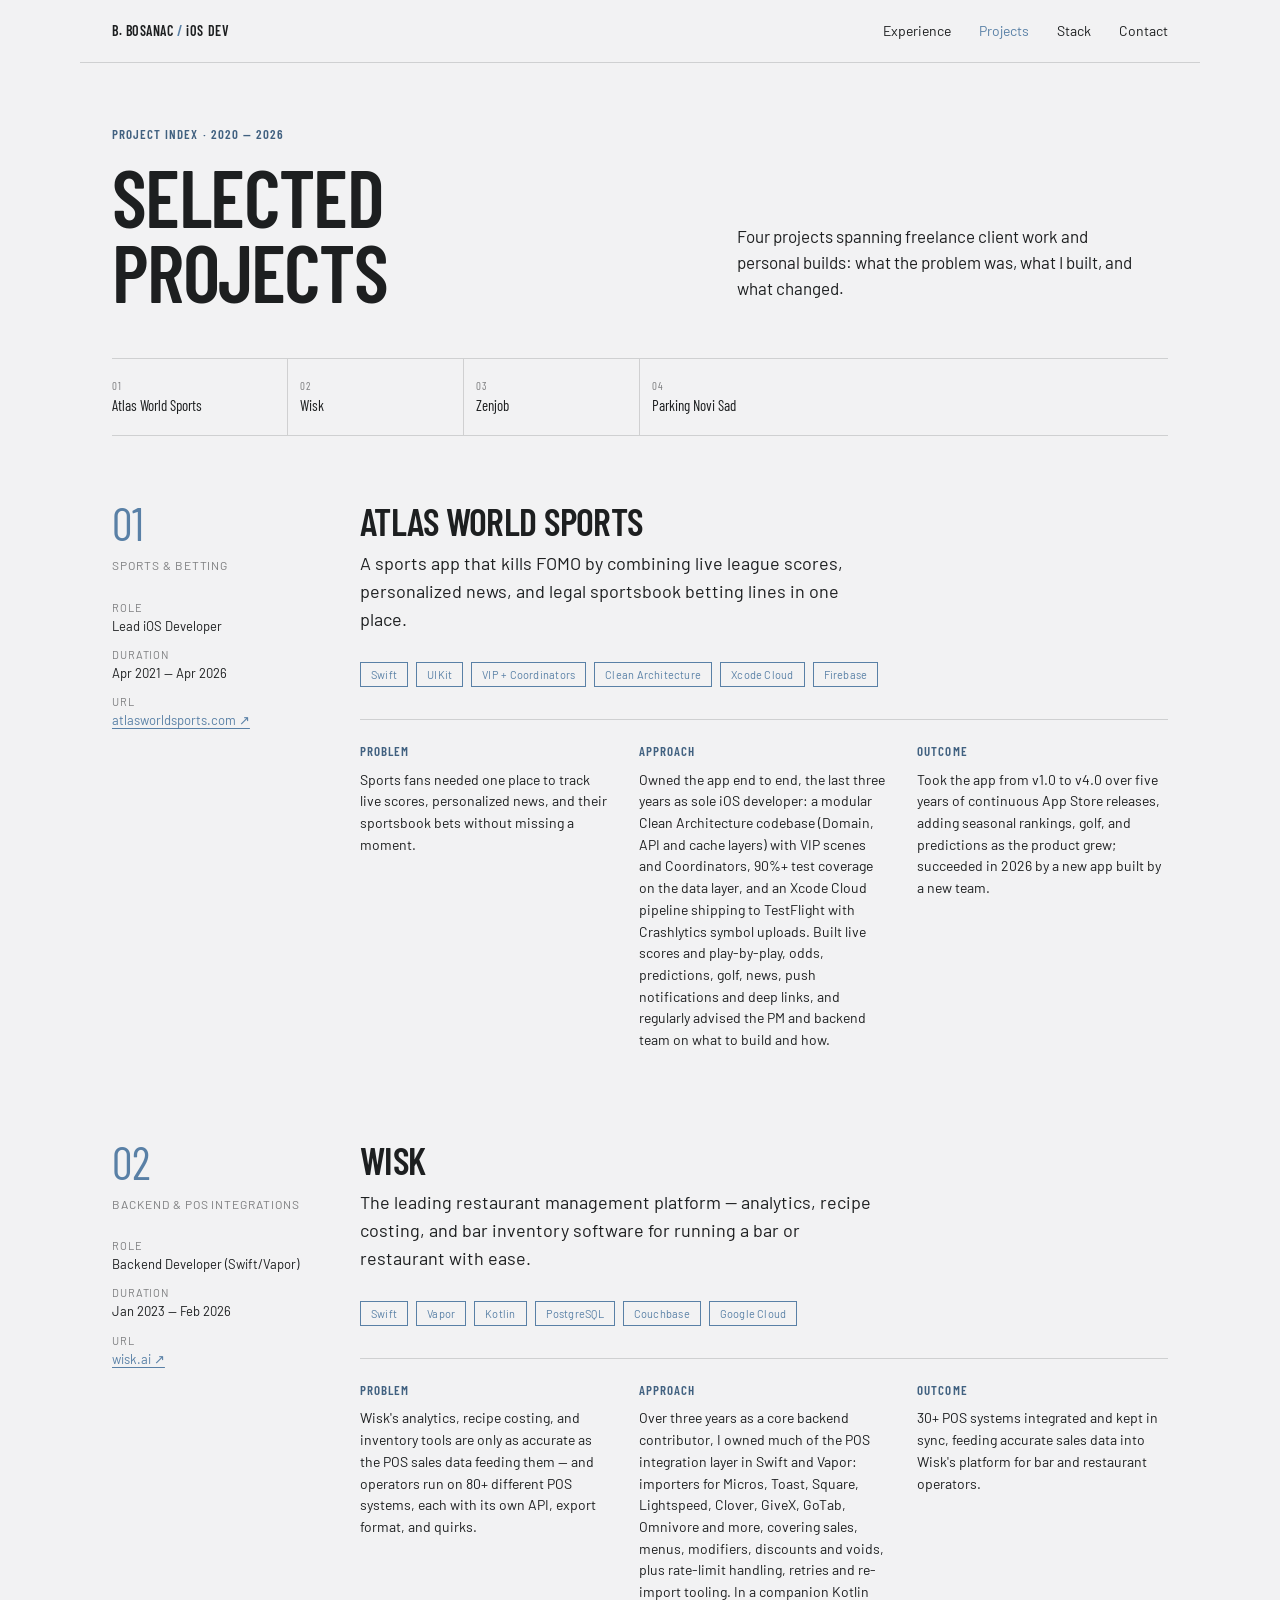
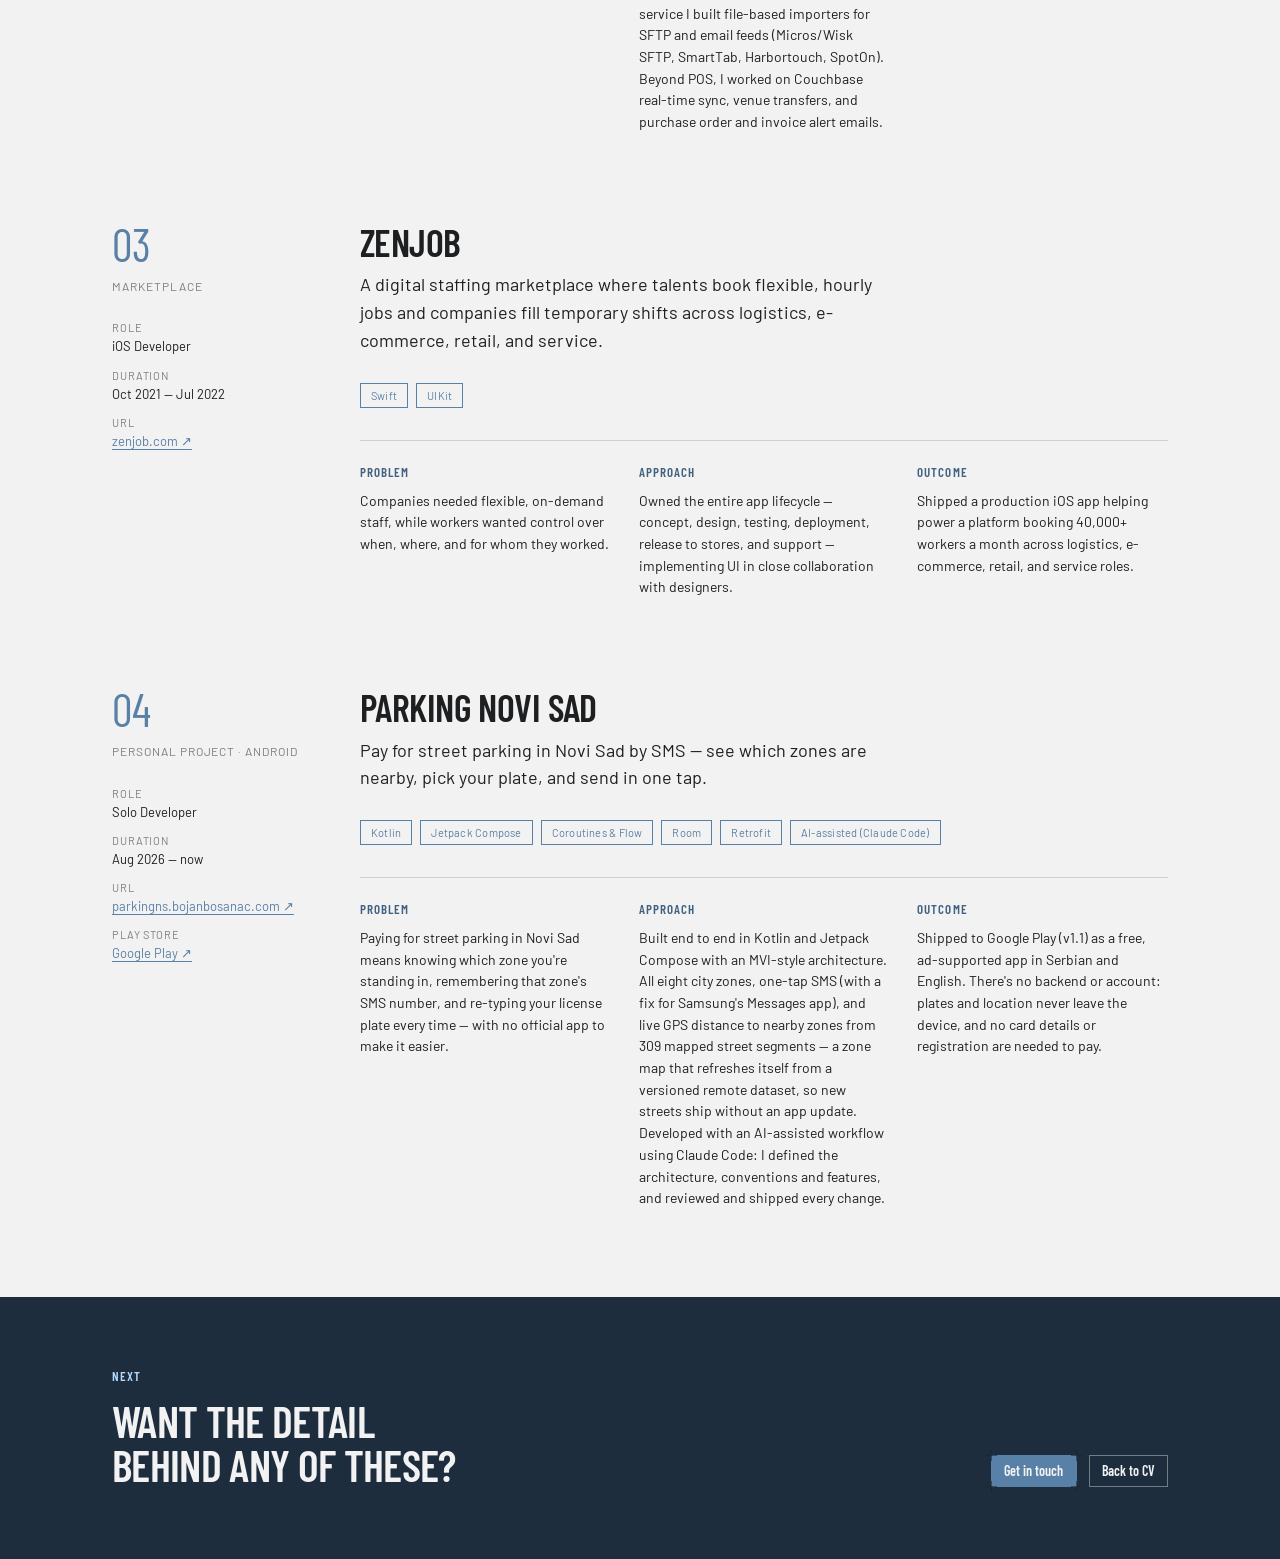
<file: projects.html>
<!DOCTYPE html>
<html lang="en">
<head>
<meta charset="utf-8">
<meta name="viewport" content="width=device-width, initial-scale=1">
<title>Projects — Bojan Bosanac</title>
<meta name="description" content="Four projects in detail: the problem, the approach, and what changed.">
<link rel="stylesheet" href="assets/styles.css">
<link rel="stylesheet" href="assets/site.css">
<script type="application/ld+json">
{
  "@context": "https://schema.org",
  "@type": "ItemList",
  "itemListElement": [
    {
      "@type": "CreativeWork",
      "position": 1,
      "name": "Atlas World Sports",
      "url": "https://bosanacbojan.github.io/projects.html#p1",
      "about": "Sports app combining live league scores, personalized news, and sportsbook betting lines.",
      "creator": { "@type": "Person", "name": "Bojan Bosanac" }
    },
    {
      "@type": "CreativeWork",
      "position": 2,
      "name": "Wisk",
      "url": "https://bosanacbojan.github.io/projects.html#p2",
      "about": "Restaurant management platform backend integrations across 30+ POS systems.",
      "creator": { "@type": "Person", "name": "Bojan Bosanac" }
    },
    {
      "@type": "CreativeWork",
      "position": 3,
      "name": "Zenjob",
      "url": "https://bosanacbojan.github.io/projects.html#p3",
      "about": "Digital staffing marketplace iOS app for on-demand shift booking.",
      "creator": { "@type": "Person", "name": "Bojan Bosanac" }
    },
    {
      "@type": "CreativeWork",
      "position": 4,
      "name": "Parking Novi Sad",
      "url": "https://bosanacbojan.github.io/projects.html#p4",
      "about": "Personal Android app for paying street parking in Novi Sad by SMS, with GPS distance to nearby zones.",
      "creator": { "@type": "Person", "name": "Bojan Bosanac" }
    }
  ]
}
</script>
</head>
<body>
<div class="page">

  <nav class="nav site-nav wrap">
    <a class="nav-brand" href="index.html">B. BOSANAC<span class="slash"> /</span> iOS DEV</a>
    <div class="nav-links">
      <a href="index.html#experience">Experience</a>
      <a href="projects.html" aria-current="page">Projects</a>
      <a href="index.html#stack">Stack</a>
      <a href="index.html#contact">Contact</a>
    </div>
  </nav>

  <header class="wrap proj-header">
    <h6>Project index · 2020 — 2026</h6>
    <div class="proj-header-grid">
      <h1 class="proj-title-big">Selected<br>projects</h1>
      <p class="proj-intro">Four projects spanning freelance client work and personal builds: what the problem was, what I built, and what changed.</p>
    </div>
  </header>

  <section class="wrap" style="padding-bottom: 64px;">
    <nav class="proj-index" aria-label="Project index">
      <a href="#p1"><span class="num text-muted">01</span>Atlas World Sports</a>
      <a href="#p2"><span class="num text-muted">02</span>Wisk</a>
      <a href="#p3"><span class="num text-muted">03</span>Zenjob</a>
      <a href="#p4"><span class="num text-muted">04</span>Parking Novi Sad</a>
    </nav>
  </section>

  <article id="p1" class="wrap proj">
    <div>
      <div class="proj-num">01</div>
      <div class="proj-kind text-muted">Sports &amp; Betting</div>
      <div class="proj-meta">
        <div><span class="label text-muted">Role</span>Lead iOS Developer</div>
        <div><span class="label text-muted">Duration</span>Apr 2021 — Apr 2026</div>
        <div><span class="label text-muted">URL</span><a href="https://atlasworldsports.com/" target="_blank" rel="noopener">atlasworldsports.com ↗</a></div>
      </div>
    </div>
    <div>
      <h2 class="proj-name">Atlas World Sports</h2>
      <p class="proj-lede">A sports app that kills FOMO by combining live league scores, personalized news, and legal sportsbook betting lines in one place.</p>
      <div class="tag-row">
        <span class="tag tag-outline">Swift</span>
        <span class="tag tag-outline">UIKit</span>
        <span class="tag tag-outline">VIP + Coordinators</span>
        <span class="tag tag-outline">Clean Architecture</span>
        <span class="tag tag-outline">Xcode Cloud</span>
        <span class="tag tag-outline">Firebase</span>
      </div>
      <div class="pao">
        <div>
          <h6>Problem</h6>
          <p>Sports fans needed one place to track live scores, personalized news, and their sportsbook bets without missing a moment.</p>
        </div>
        <div>
          <h6>Approach</h6>
          <p>Owned the app end to end, the last three years as sole iOS developer: a modular Clean Architecture codebase (Domain, API and cache layers) with VIP scenes and Coordinators, 90%+ test coverage on the data layer, and an Xcode Cloud pipeline shipping to TestFlight with Crashlytics symbol uploads. Built live scores and play-by-play, odds, predictions, golf, news, push notifications and deep links, and regularly advised the PM and backend team on what to build and how.</p>
        </div>
        <div>
          <h6>Outcome</h6>
          <p>Took the app from v1.0 to v4.0 over five years of continuous App Store releases, adding seasonal rankings, golf, and predictions as the product grew; succeeded in 2026 by a new app built by a new team.</p>
        </div>
      </div>
    </div>
  </article>

  <article id="p2" class="wrap proj">
    <div>
      <div class="proj-num">02</div>
      <div class="proj-kind text-muted">Backend &amp; POS Integrations</div>
      <div class="proj-meta">
        <div><span class="label text-muted">Role</span>Backend Developer (Swift/Vapor)</div>
        <div><span class="label text-muted">Duration</span>Jan 2023 — Feb 2026</div>
        <div><span class="label text-muted">URL</span><a href="https://www.wisk.ai/" target="_blank" rel="noopener">wisk.ai ↗</a></div>
      </div>
    </div>
    <div>
      <h2 class="proj-name">Wisk</h2>
      <p class="proj-lede">The leading restaurant management platform — analytics, recipe costing, and bar inventory software for running a bar or restaurant with ease.</p>
      <div class="tag-row">
        <span class="tag tag-outline">Swift</span>
        <span class="tag tag-outline">Vapor</span>
        <span class="tag tag-outline">Kotlin</span>
        <span class="tag tag-outline">PostgreSQL</span>
        <span class="tag tag-outline">Couchbase</span>
        <span class="tag tag-outline">Google Cloud</span>
      </div>
      <div class="pao">
        <div>
          <h6>Problem</h6>
          <p>Wisk's analytics, recipe costing, and inventory tools are only as accurate as the POS sales data feeding them — and operators run on 80+ different POS systems, each with its own API, export format, and quirks.</p>
        </div>
        <div>
          <h6>Approach</h6>
          <p>Over three years as a core backend contributor, I owned much of the POS integration layer in Swift and Vapor: importers for Micros, Toast, Square, Lightspeed, Clover, GiveX, GoTab, Omnivore and more, covering sales, menus, modifiers, discounts and voids, plus rate-limit handling, retries and re-import tooling. In a companion Kotlin service I built file-based importers for SFTP and email feeds (Micros/Wisk SFTP, SmartTab, Harbortouch, SpotOn). Beyond POS, I worked on Couchbase real-time sync, venue transfers, and purchase order and invoice alert emails.</p>
        </div>
        <div>
          <h6>Outcome</h6>
          <p>30+ POS systems integrated and kept in sync, feeding accurate sales data into Wisk's platform for bar and restaurant operators.</p>
        </div>
      </div>
    </div>
  </article>

  <article id="p3" class="wrap proj">
    <div>
      <div class="proj-num">03</div>
      <div class="proj-kind text-muted">Marketplace</div>
      <div class="proj-meta">
        <div><span class="label text-muted">Role</span>iOS Developer</div>
        <div><span class="label text-muted">Duration</span>Oct 2021 — Jul 2022</div>
        <div><span class="label text-muted">URL</span><a href="https://www.zenjob.com/en/" target="_blank" rel="noopener">zenjob.com ↗</a></div>
      </div>
    </div>
    <div>
      <h2 class="proj-name">Zenjob</h2>
      <p class="proj-lede">A digital staffing marketplace where talents book flexible, hourly jobs and companies fill temporary shifts across logistics, e-commerce, retail, and service.</p>
      <div class="tag-row">
        <span class="tag tag-outline">Swift</span>
        <span class="tag tag-outline">UIKit</span>
      </div>
      <div class="pao">
        <div>
          <h6>Problem</h6>
          <p>Companies needed flexible, on-demand staff, while workers wanted control over when, where, and for whom they worked.</p>
        </div>
        <div>
          <h6>Approach</h6>
          <p>Owned the entire app lifecycle — concept, design, testing, deployment, release to stores, and support — implementing UI in close collaboration with designers.</p>
        </div>
        <div>
          <h6>Outcome</h6>
          <p>Shipped a production iOS app helping power a platform booking 40,000+ workers a month across logistics, e-commerce, retail, and service roles.</p>
        </div>
      </div>
    </div>
  </article>

  <article id="p4" class="wrap proj">
    <div>
      <div class="proj-num">04</div>
      <div class="proj-kind text-muted">Personal Project · Android</div>
      <div class="proj-meta">
        <div><span class="label text-muted">Role</span>Solo Developer</div>
        <div><span class="label text-muted">Duration</span>Aug 2026 — now</div>
        <div><span class="label text-muted">URL</span><a href="https://parkingns.bojanbosanac.com/" target="_blank" rel="noopener">parkingns.bojanbosanac.com ↗</a></div>
        <div><span class="label text-muted">Play Store</span><a href="https://play.google.com/store/apps/details?id=com.bbosanac.parkingns" target="_blank" rel="noopener">Google Play ↗</a></div>
      </div>
    </div>
    <div>
      <h2 class="proj-name">Parking Novi Sad</h2>
      <p class="proj-lede">Pay for street parking in Novi Sad by SMS — see which zones are nearby, pick your plate, and send in one tap.</p>
      <div class="tag-row">
        <span class="tag tag-outline">Kotlin</span>
        <span class="tag tag-outline">Jetpack Compose</span>
        <span class="tag tag-outline">Coroutines &amp; Flow</span>
        <span class="tag tag-outline">Room</span>
        <span class="tag tag-outline">Retrofit</span>
        <span class="tag tag-outline">AI-assisted (Claude Code)</span>
      </div>
      <div class="pao">
        <div>
          <h6>Problem</h6>
          <p>Paying for street parking in Novi Sad means knowing which zone you're standing in, remembering that zone's SMS number, and re-typing your license plate every time — with no official app to make it easier.</p>
        </div>
        <div>
          <h6>Approach</h6>
          <p>Built end to end in Kotlin and Jetpack Compose with an MVI-style architecture. All eight city zones, one-tap SMS (with a fix for Samsung's Messages app), and live GPS distance to nearby zones from 309 mapped street segments — a zone map that refreshes itself from a versioned remote dataset, so new streets ship without an app update. Developed with an AI-assisted workflow using Claude Code: I defined the architecture, conventions and features, and reviewed and shipped every change.</p>
        </div>
        <div>
          <h6>Outcome</h6>
          <p>Shipped to Google Play (v1.1) as a free, ad-supported app in Serbian and English. There's no backend or account: plates and location never leave the device, and no card details or registration are needed to pay.</p>
        </div>
      </div>
    </div>
  </article>

  <section class="field-dark cta">
    <div class="wrap">
      <div>
        <h6>Next</h6>
        <h2>Want the detail<br>behind any of these?</h2>
      </div>
      <div class="btn-row">
        <a class="btn btn-primary blueprint" href="index.html#contact">
          Get in touch
          <i class="corner tl"></i><i class="corner tr"></i><i class="corner bl"></i><i class="corner br"></i>
        </a>
        <a class="btn btn-secondary btn-on-dark" href="index.html">Back to CV</a>
      </div>
    </div>
  </section>
</div>
</body>
</html>
</file>
<file: assets/styles.css>
/* Industry — design-system tokens and component classes. This file is the source of truth for the system's look; retune it here and see readme.md. */
@import url('https://fonts.googleapis.com/css2?family=Barlow:wght@400;500;700&family=Barlow+Condensed:wght@400;600&display=swap');

:root {
  --color-bg: #f2f2f3;
  --color-surface: #e9e9ea;
  --color-text: #1d1f20;
  --color-accent: #5980a6;
  --color-accent-2: #728fab;
  --color-divider: color-mix(in srgb, #1d1f20 16%, transparent);

  /* Tonal ramps — generated in OKLCH on one shared lightness scale, so the
     same step of any role matches the others in visual value. */
  --color-neutral-100: #f5f5f8;
  --color-neutral-200: #e7e7ea;
  --color-neutral-300: #d4d4d7;
  --color-neutral-400: #b7b7ba;
  --color-neutral-500: #98989b;
  --color-neutral-600: #7a7a7d;
  --color-neutral-700: #5d5d60;
  --color-neutral-800: #424244;
  --color-neutral-900: #2b2b2d;

  --color-accent-100: #eef6ff;
  --color-accent-200: #d6ebff;
  --color-accent-300: #b5d9fd;
  --color-accent-400: #94bce3;
  --color-accent-500: #749dc4;
  --color-accent-600: #597ea3;
  --color-accent-700: #416180;
  --color-accent-800: #2c455d;
  --color-accent-900: #1d2d3d;

  --color-accent-2-100: #eef6ff;
  --color-accent-2-200: #d6ebff;
  --color-accent-2-300: #bdd8f2;
  --color-accent-2-400: #9ebbd8;
  --color-accent-2-500: #7e9cb8;
  --color-accent-2-600: #627d98;
  --color-accent-2-700: #486077;
  --color-accent-2-800: #314457;
  --color-accent-2-900: #1f2d3a;

  --font-heading: "Barlow Condensed", system-ui, sans-serif;
  --font-heading-weight: 600;
  --font-body: "Barlow", system-ui, sans-serif;

  --space-1: 3.4px;
  --space-2: 6.8px;
  --space-3: 10.2px;
  --space-4: 13.6px;
  --space-6: 20.4px;
  --space-8: 27.2px;

  --radius-sm: 2px;
  --radius-md: 4px;
  --radius-lg: 7px;

  /* Elevation — derived from the ground: soft ink-tinted shadows on a
     light theme, a hairline edge + ambient darkness on a dark one. */
  --shadow-sm: 0 1px 2px color-mix(in srgb, #2b2b2d 14%, transparent);
  --shadow-md: 0 3px 10px color-mix(in srgb, #2b2b2d 16%, transparent);
  --shadow-lg: 0 12px 32px color-mix(in srgb, #2b2b2d 22%, transparent);
}

body {
  background: var(--color-bg);
  color: var(--color-text);
  font-family: var(--font-body);
}
h1, h2, h3, h4 { font-family: var(--font-heading); font-weight: var(--font-heading-weight); }

.blueprint {
  position: relative;
  border: 1px solid var(--color-divider);
  border-radius: 0;
}
/* The overlay image treatments (halftone, duotone) clip their overlay
   (overflow:hidden); a blueprint wrapper draws its registration marks
   outside the box, so when both classes share a wrapper the frame must
   win. */
.blueprint.halftone, .blueprint.plate, .blueprint.duotone { overflow: visible; }
.blueprint > .corner {
  position: absolute; width: 11px; height: 11px;
  color: color-mix(in srgb, var(--color-text) 55%, transparent);
}
.blueprint > .corner::before, .blueprint > .corner::after {
  content: ""; position: absolute; background: currentColor;
}
.blueprint > .corner::before { left: 5px; top: 0; width: 1px; height: 100%; }
.blueprint > .corner::after  { top: 5px; left: 0; width: 100%; height: 1px; }
.blueprint > .corner.tl { top: -6px; left: -6px; }
.blueprint > .corner.tr { top: -6px; right: -6px; }
.blueprint > .corner.bl { bottom: -6px; left: -6px; }
.blueprint > .corner.br { bottom: -6px; right: -6px; }

.duotone{position:relative;overflow:hidden}
.duotone::after{content:"";position:absolute;inset:0;pointer-events:none;
  background:var(--color-accent);mix-blend-mode:color}

/* ══════════════════════════════════════════════════════════════════════════
   Components — built with the tokens above. Plain CSS
   on plain HTML: no JavaScript, no build step. Each class is documented in
   readme.md and demonstrated in foundations/ and components/.
   ══════════════════════════════════════════════════════════════════════ */

*, *::before, *::after { box-sizing: border-box; }
body { margin: 0; font-size: 15px; line-height: 1.55; font-weight: 400; }
h1, h2, h3, h4, h5, h6 {
  font-family: var(--font-heading); font-weight: var(--font-heading-weight);
  line-height: 1.12; letter-spacing: -0.015em; margin: 0 0 var(--space-2);
}
h1 { font-size: 42px; }
h2 { font-size: 32px; }
h3 { font-size: 25px; }
h4 { font-size: 20px; }
h5 { font-size: 16px; }
h6 { font-size: 13px; }
h6 { letter-spacing: 0.08em; text-transform: uppercase; }
p { margin: 0 0 var(--space-3); }
a { color: var(--color-accent); text-underline-offset: 3px; }
img { display: block; max-width: 100%; }
figure { margin: 0; }
figcaption {
  font-size: 11px; margin-top: var(--space-1);
  color: color-mix(in srgb, var(--color-text) 55%, transparent);
}
.text-muted { color: color-mix(in srgb, var(--color-text) 55%, transparent); }
:focus { outline: none; }
:focus-visible { outline: 2px solid var(--color-accent); outline-offset: 2px; }
::selection { background: color-mix(in srgb, var(--color-accent) 30%, transparent); }

/* — rules — */
.hr {
  height: 1px; border: 0; margin: var(--space-4) 0;
  background: var(--color-divider);
}

/* — buttons — */
.btn {
  display: inline-flex; align-items: center; justify-content: center; gap: 6px;
  cursor: pointer; text-decoration: none;
  font-family: var(--font-heading); font-weight: var(--font-heading-weight);
  font-size: 14px; line-height: 1.2; color: var(--color-text); /* matches the .input's 14px —
     the pair sits side by side in sign-up rows */
  background: transparent; border: 1px solid transparent;
  padding: var(--space-2) calc(var(--space-3) * 1.2);
  border-radius: var(--radius-md);
}
.btn svg { display: block; }
.btn:disabled { opacity: 0.45; cursor: not-allowed; }
.btn-primary { background: var(--color-accent); color: var(--color-bg); }
.btn-primary:hover { background: var(--color-accent-600); }
.btn-primary:active { background: var(--color-accent-700); }
.btn-secondary { border-color: var(--color-divider); }
.btn-secondary:hover { background: color-mix(in srgb, var(--color-text) 7%, transparent); }
.btn-secondary:active { background: color-mix(in srgb, var(--color-text) 14%, transparent); }
.btn-ghost { color: var(--color-accent); padding-inline: var(--space-1); }
.btn-ghost:hover { background: color-mix(in srgb, var(--color-accent) 10%, transparent); }
.btn-ghost:active { background: color-mix(in srgb, var(--color-accent) 18%, transparent); }
.btn-icon { width: 36px; height: 36px; padding: 0; }
.btn-block { width: 100%; margin-top: var(--space-2); }

/* — forms — */
.field > label {
  display: block; font-size: 12px; margin-bottom: 5px;
  color: color-mix(in srgb, var(--color-text) 70%, transparent);
}
.input {
  width: 100%; min-height: 36px; padding: 6px 10px; font: inherit;
  font-size: 14px; color: var(--color-text); caret-color: var(--color-accent);
  background: var(--color-surface);
  border: 1px solid var(--color-divider); border-radius: var(--radius-md);
}
.input:hover { border-color: color-mix(in srgb, var(--color-text) 45%, transparent); }
.input:focus-visible { border-color: var(--color-accent); outline-offset: 0; }
textarea.input { min-height: 90px; resize: vertical; }
.radio { display: inline-flex; align-items: center; gap: 8px; cursor: pointer; font-size: 14px; }
.radio input, .seg-opt input {
  position: absolute; opacity: 0; width: 0; height: 0; pointer-events: none;
}
.radio .dot {
  width: 16px; height: 16px; flex: none; border-radius: 50%;
  border: 1.5px solid var(--color-divider);
}
.radio:hover .dot { border-color: var(--color-accent); }
.radio input:checked + .dot {
  border-color: var(--color-accent); background: var(--color-accent);
  box-shadow: inset 0 0 0 4px var(--color-bg);
}
.radio input:focus-visible + .dot { outline: 2px solid var(--color-accent); outline-offset: 2px; }
.seg {
  display: inline-flex; overflow: hidden;
  border: 1px solid var(--color-divider); border-radius: var(--radius-md);
}
.seg-opt {
  display: inline-flex; align-items: center; gap: 6px;
  padding: 7px 12px; font-size: 13px; cursor: pointer;
}
.seg-opt + .seg-opt { border-left: 1px solid var(--color-divider); }
.seg-opt:has(input:checked) { background: var(--color-accent); color: var(--color-bg); }
.seg-opt:not(:has(input:checked)):hover { background: color-mix(in srgb, var(--color-text) 7%, transparent); }
.seg-opt:has(input:focus-visible) { outline: 2px solid var(--color-accent); outline-offset: -2px; }

/* — cards — */
.card {
  display: flex; flex-direction: column; gap: var(--space-2);
  padding: var(--space-3); border-radius: var(--radius-md); background: var(--color-surface);
}
.card-kicker { font-size: 10px; letter-spacing: 0.1em; text-transform: uppercase; color: var(--color-accent); }
.card-title {
  font-family: var(--font-heading); font-weight: var(--font-heading-weight);
  font-size: 17px; line-height: 1.2;
}
.card-body { margin: 0; font-size: 13px; opacity: 0.8; flex: 1; }
.card-meta {
  display: flex; align-items: center; gap: 6px; font-size: 11px;
  color: color-mix(in srgb, var(--color-text) 50%, transparent);
}
.elev-sm { box-shadow: var(--shadow-sm); }
.elev-md { box-shadow: var(--shadow-md); }
.elev-lg { box-shadow: var(--shadow-lg); }

/* — tags — */
.tag {
  display: inline-flex; align-items: center; font-size: 11px;
  letter-spacing: 0.02em; padding: 3px 10px;
  border-radius: calc(var(--radius-md) * 0.75);
}
.tag-accent { background: var(--color-accent-100); color: var(--color-accent-800); }
.tag-accent-2 { background: var(--color-accent-2-100); color: var(--color-accent-2-800); }
.tag-neutral { background: var(--color-neutral-100); color: var(--color-neutral-800); }
.tag-outline { border: 1px solid var(--color-accent); color: var(--color-accent); }

/* — navigation — */
.nav {
  display: flex; align-items: center; gap: var(--space-4);
  padding: var(--space-3) var(--space-4);
  border-bottom: none;
}
.nav-brand {
  font-family: var(--font-heading); font-weight: var(--font-heading-weight);
  font-size: 18px; margin-right: auto;
}
.nav a { color: inherit; text-decoration: none; font-size: 14px; }
.nav a:hover, .nav a[aria-current='page'] { color: var(--color-accent); }

/* — tables — */
.table { width: 100%; border-collapse: collapse; font-size: 14px; }
.table th {
  text-align: left; font-size: 11px; letter-spacing: 0.08em; text-transform: uppercase;
  color: color-mix(in srgb, var(--color-text) 60%, transparent);
  padding: var(--space-2); border-bottom: 1px solid var(--color-divider);
}
.table td {
  padding: var(--space-2);
  border-bottom: 1px solid color-mix(in srgb, var(--color-text) 8%, transparent);
}
.table tbody tr:hover { background: color-mix(in srgb, var(--color-text) 4%, transparent); }

/* — dialog — */
.dialog-backdrop {
  position: fixed; inset: 0; display: grid; place-items: center;
  padding: var(--space-4);
  background: color-mix(in srgb, var(--color-neutral-900) 50%, transparent);
}
.dialog {
  width: min(440px, 100%); display: flex; flex-direction: column; gap: var(--space-3);
  padding: var(--space-4); border-radius: var(--radius-lg);
  background: var(--color-surface); box-shadow: var(--shadow-lg);
}
.dialog-title {
  font-family: var(--font-heading); font-weight: var(--font-heading-weight);
  font-size: 20px;
}
.dialog-body { font-size: 14px; opacity: 0.85; }
.dialog-actions { display: flex; justify-content: flex-end; gap: var(--space-2); margin-top: var(--space-2); }

/* — blueprint frame: components are wireframe objects (see .blueprint
     and .corner above) — square, transparent, hairline-bordered — */
.card, .btn, .input, .tag, .seg, .dialog { border-radius: 0; }
.card, .dialog { background: transparent; border: 1px solid var(--color-divider); }
.btn { border: 1px solid var(--color-divider); }
.btn-primary { border-color: var(--color-accent); }
.btn-ghost { border-color: transparent; }
</file>
<file: assets/site.css>
/* ==========================================================================
   Site layout — the page-level styles for the CV and Projects pages.
   The look (colors, type, components) comes from styles.css, the Industry
   design system. Nothing here redefines a token; it only lays pages out.
   ========================================================================== */

html { scroll-behavior: smooth; }
@media (prefers-reduced-motion: reduce) {
  html { scroll-behavior: auto; }
}

body { margin: 0; }
a:hover { color: var(--color-accent-700); }

.page {
  background: var(--color-bg);
  color: var(--color-text);
  font-family: var(--font-body);
  min-height: 100vh;
}

/* The 1120px measure every band sits inside. */
.wrap {
  max-width: 1120px;
  margin: 0 auto;
  padding-left: 32px;
  padding-right: 32px;
}

.section { padding-bottom: 96px; }

/* — nav ------------------------------------------------------------------ */

.site-nav {
  display: flex;
  align-items: center;
  gap: 28px;
  padding-top: 20px;
  padding-bottom: 20px;
  border-bottom: 1px solid var(--color-divider);
}
.site-nav .nav-brand {
  margin-right: auto;
  letter-spacing: 0.04em;
  color: inherit;
  text-decoration: none;
}
.site-nav .nav-brand .slash { color: var(--color-accent); }
.nav-links {
  display: flex;
  align-items: center;
  gap: 28px;
  flex-wrap: wrap;
}
.nav-cta { margin-left: 8px; }

/* — hero ----------------------------------------------------------------- */

.hero {
  display: grid;
  grid-template-columns: 1.55fr 1fr;
  gap: 56px;
  align-items: start;
  padding-top: 72px;
  padding-bottom: 56px;
}
.hero-eyebrow {
  display: flex;
  align-items: center;
  gap: 12px;
  margin-bottom: 20px;
  flex-wrap: wrap;
}
.hero-eyebrow h6 { margin: 0; color: var(--color-accent-700); }
.rule-short {
  flex: 1;
  height: 1px;
  background: var(--color-divider);
  max-width: 120px;
}
.hero-name {
  font-size: clamp(44px, 9.4vw, 92px);
  line-height: 0.94;
  letter-spacing: -0.02em;
  margin: 0 0 24px;
  text-transform: uppercase;
}
.hero-lede {
  font-size: 19px;
  line-height: 1.5;
  max-width: 46ch;
  margin: 0 0 24px;
  text-wrap: pretty;
}
.tag-row {
  display: flex;
  flex-wrap: wrap;
  gap: 8px;
  margin-bottom: 32px;
}
.btn-row {
  display: flex;
  flex-wrap: wrap;
  gap: 12px;
}
.hero-portrait {
  width: 100%;
  aspect-ratio: 4 / 5;
}
.hero-portrait img {
  width: 100%;
  height: 100%;
  object-fit: cover;
}

/* — stats band ----------------------------------------------------------- */

.stats {
  display: grid;
  grid-template-columns: repeat(4, 1fr);
  border-top: 1px solid var(--color-divider);
  border-bottom: 1px solid var(--color-divider);
}
.stat {
  padding: 24px 20px;
  border-right: 1px solid var(--color-divider);
}
.stat:first-child { padding-left: 0; }
.stat:last-child { padding-right: 0; border-right: 0; }
.stat-value {
  font-family: var(--font-heading);
  font-size: 40px;
  line-height: 1;
}
.stat-value .unit { font-size: 22px; }
.stat-label {
  font-size: 12px;
  letter-spacing: 0.08em;
  text-transform: uppercase;
  margin-top: 6px;
}

/* — section headers ------------------------------------------------------ */

.section-head {
  display: flex;
  align-items: baseline;
  gap: 16px;
  margin-bottom: 40px;
  flex-wrap: wrap;
}
.section-head h2 {
  margin: 0;
  text-transform: uppercase;
  letter-spacing: -0.01em;
}
.rule-fill {
  flex: 1;
  min-width: 40px;
  height: 1px;
  background: var(--color-divider);
}
.section-num {
  font-size: 12px;
  letter-spacing: 0.08em;
}
.section-link {
  font-size: 14px;
  font-family: var(--font-heading);
  text-decoration: none;
}

/* — experience ----------------------------------------------------------- */

.xp-row {
  display: grid;
  grid-template-columns: 200px 1fr 1fr;
  gap: 40px;
  padding: 28px 0;
  border-top: 1px solid var(--color-divider);
}
.xp-row:last-child { border-bottom: 1px solid var(--color-divider); }
.xp-period {
  font-family: var(--font-heading);
  font-size: 20px;
}
.xp-kind {
  font-size: 12px;
  letter-spacing: 0.06em;
  text-transform: uppercase;
  margin-top: 4px;
}
.xp-role { margin: 0 0 4px; }
.xp-org {
  color: var(--color-accent-700);
  font-size: 14px;
}
.xp-notes { font-size: 14px; }
.xp-notes p { margin: 0 0 8px; }
.xp-notes p:last-child { margin-bottom: 0; }

/* — project card grid ---------------------------------------------------- */

.card-grid {
  display: grid;
  grid-template-columns: repeat(3, 1fr);
  gap: 28px;
}
.card-grid .card { padding: 24px; }
.card-grid .card-title { font-size: 21px; }
.card-grid .card-body { font-size: 14px; }
a.card {
  color: inherit;
  text-decoration: none;
}
a.card:hover { border-color: var(--color-accent); }
a.card:hover .card-title { color: var(--color-accent-700); }

/* — stack ---------------------------------------------------------------- */

.stack-grid {
  display: grid;
  grid-template-columns: repeat(4, 1fr);
  gap: 40px;
}
.stack-grid h6 {
  color: var(--color-accent-700);
  margin-bottom: 14px;
}
.stack-list {
  display: grid;
  gap: 8px;
  font-size: 14px;
}

/* — talks table ---------------------------------------------------------- */

.talks .year {
  width: 90px;
  font-family: var(--font-heading);
  font-size: 16px;
}
.talks .venue { width: 200px; }

/* — dark fields (contact, closing CTA) ----------------------------------- */

.field-dark {
  background: var(--color-accent-900);
  color: var(--color-bg);
}
.field-dark h6 { color: var(--color-accent-300); }
.contact { margin-top: 24px; }
.contact .wrap {
  padding-top: 88px;
  padding-bottom: 88px;
}
.contact-grid {
  display: grid;
  grid-template-columns: 1.4fr 1fr;
  gap: 64px;
  align-items: end;
}
.contact-heading {
  font-size: clamp(32px, 6vw, 54px);
  line-height: 1;
  margin: 0 0 20px;
  text-transform: uppercase;
}
.contact-lede {
  max-width: 44ch;
  margin: 0;
  opacity: 0.8;
}
.contact-links {
  display: grid;
  gap: 14px;
  font-size: 15px;
}
.contact-links a {
  color: var(--color-bg);
  text-decoration: none;
  border-bottom: 1px solid rgba(242, 242, 243, 0.3);
  padding-bottom: 8px;
  word-break: break-word;
}
.contact-links a:hover { border-bottom-color: var(--color-bg); }
.contact-links .btn {
  margin-top: 12px;
  justify-self: start;
  border-bottom-width: 1px;
}
.contact-foot {
  display: flex;
  flex-wrap: wrap;
  gap: 24px;
  margin-top: 72px;
  padding-top: 20px;
  border-top: 1px solid rgba(242, 242, 243, 0.2);
  font-size: 12px;
  letter-spacing: 0.06em;
  text-transform: uppercase;
  opacity: 0.6;
}
.contact-foot .right { margin-left: auto; }
.btn-on-dark {
  color: var(--color-bg);
  border-color: rgba(242, 242, 243, 0.4);
}
.btn-on-dark:hover { background: rgba(242, 242, 243, 0.12); }

/* — projects page -------------------------------------------------------- */

.proj-header {
  padding-top: 64px;
  padding-bottom: 48px;
}
.proj-header h6 {
  color: var(--color-accent-700);
  margin-bottom: 18px;
}
.proj-header-grid {
  display: grid;
  grid-template-columns: 1.3fr 1fr;
  gap: 64px;
  align-items: end;
}
.proj-title-big {
  font-size: clamp(40px, 8.4vw, 80px);
  line-height: 0.94;
  letter-spacing: -0.02em;
  margin: 0;
  text-transform: uppercase;
}
.proj-intro {
  font-size: 17px;
  line-height: 1.55;
  margin: 0 0 8px;
  text-wrap: pretty;
}

.proj-index {
  display: grid;
  grid-template-columns: repeat(6, 1fr);
  border-top: 1px solid var(--color-divider);
  border-bottom: 1px solid var(--color-divider);
}
.proj-index a {
  padding: 18px 12px;
  border-right: 1px solid var(--color-divider);
  font-family: var(--font-heading);
  font-size: 15px;
  text-decoration: none;
  color: inherit;
}
.proj-index a:first-child { padding-left: 0; }
.proj-index a:last-child { padding-right: 0; border-right: 0; }
.proj-index .num {
  display: block;
  font-size: 11px;
  letter-spacing: 0.08em;
}

.proj {
  display: grid;
  grid-template-columns: 200px 1fr;
  gap: 48px;
  padding-bottom: 88px;
  scroll-margin-top: 24px;
}
.proj-num {
  font-family: var(--font-heading);
  font-size: 46px;
  line-height: 1;
  color: var(--color-accent);
}
.proj-kind {
  font-size: 12px;
  letter-spacing: 0.08em;
  text-transform: uppercase;
  margin-top: 10px;
}
.proj-meta {
  margin-top: 24px;
  display: grid;
  gap: 10px;
  font-size: 13px;
}
.proj-meta .label {
  display: block;
  font-size: 11px;
  letter-spacing: 0.08em;
  text-transform: uppercase;
}
.proj-name {
  margin: 0 0 8px;
  font-size: clamp(28px, 4.6vw, 38px);
  text-transform: uppercase;
}
.proj-lede {
  font-size: 18px;
  max-width: 52ch;
  margin: 0 0 28px;
}
.pao {
  display: grid;
  grid-template-columns: repeat(3, 1fr);
  gap: 28px;
  border-top: 1px solid var(--color-divider);
  padding-top: 24px;
}
.pao h6 {
  color: var(--color-accent-700);
  margin-bottom: 10px;
}
.pao p {
  font-size: 14px;
  margin: 0;
}
.proj .btn-row { margin-top: 28px; }

.cta .wrap {
  padding-top: 72px;
  padding-bottom: 72px;
  display: flex;
  align-items: end;
  gap: 48px;
  flex-wrap: wrap;
}
.cta h6 { margin-bottom: 16px; }
.cta h2 {
  font-size: clamp(28px, 5vw, 44px);
  line-height: 1;
  margin: 0;
  text-transform: uppercase;
}
.cta .btn-row { margin-left: auto; }

/* ==========================================================================
   Responsive — the prototypes were drawn at desktop width only; this is the
   breakdown the handoff recommends.
   ========================================================================== */

@media (max-width: 1180px) {
  .wrap { padding-left: 24px; padding-right: 24px; }
}

@media (max-width: 980px) {
  .card-grid { grid-template-columns: repeat(2, 1fr); }
}

@media (max-width: 900px) {
  .hero {
    grid-template-columns: 1fr;
    gap: 40px;
    padding-top: 48px;
  }
  .hero-portrait {
    max-width: 340px;
    aspect-ratio: 4 / 5;
  }
  .proj-header-grid {
    grid-template-columns: 1fr;
    gap: 28px;
  }
  .contact-grid {
    grid-template-columns: 1fr;
    gap: 40px;
    align-items: start;
  }
  .contact .wrap { padding-top: 64px; padding-bottom: 64px; }
  .contact-foot { margin-top: 48px; }
  .cta .btn-row { margin-left: 0; }
}

@media (max-width: 860px) {
  .section { padding-bottom: 72px; }
  .xp-row {
    grid-template-columns: 1fr;
    gap: 14px;
  }
  .stack-grid { grid-template-columns: repeat(2, 1fr); gap: 32px; }
  .proj {
    grid-template-columns: 1fr;
    gap: 24px;
    padding-bottom: 64px;
  }
  .proj-meta {
    grid-template-columns: repeat(3, 1fr);
    margin-top: 16px;
  }
  .pao { grid-template-columns: 1fr; gap: 20px; }
}

@media (max-width: 760px) {
  .stats { grid-template-columns: repeat(2, 1fr); }
  .stat { border-bottom: 1px solid var(--color-divider); }
  .stat:nth-child(2n) { padding-right: 0; border-right: 0; }
  .stat:nth-child(2n + 1) { padding-left: 0; }
  .stat:nth-last-child(-n + 2) { border-bottom: 0; }
  .proj-index { grid-template-columns: repeat(3, 1fr); }
  .proj-index a:nth-child(3n) { border-right: 0; padding-right: 0; }
  .proj-index a:nth-child(3n + 1) { padding-left: 0; }
  .proj-index a:nth-child(-n + 3) { border-bottom: 1px solid var(--color-divider); }
}

@media (max-width: 700px) {
  /* Stack each talk as year → title → venue instead of three columns. */
  .talks table, .talks tbody, .talks tr, .talks td { display: block; width: auto; }
  .talks tr {
    padding: 14px 0;
    border-bottom: 1px solid color-mix(in srgb, var(--color-text) 8%, transparent);
  }
  .talks td { border: 0; padding: 0; }
  .talks .year { width: auto; }
  .talks .venue { width: auto; margin-top: 2px; font-size: 13px; }
}

@media (max-width: 620px) {
  .site-nav {
    flex-wrap: wrap;
    gap: 16px;
    row-gap: 14px;
  }
  .site-nav .nav-brand { margin-right: 0; width: 100%; }
  .nav-links { gap: 18px; }
  .nav-cta { margin-left: 0; }
  .card-grid { grid-template-columns: 1fr; gap: 20px; }
  .stack-grid { grid-template-columns: 1fr; gap: 28px; }
  .proj-index { grid-template-columns: repeat(2, 1fr); }
  .proj-index a:nth-child(n) {
    border-right: 1px solid var(--color-divider);
    border-bottom: 1px solid var(--color-divider);
    padding-left: 12px;
    padding-right: 12px;
  }
  .proj-index a:nth-child(2n) { border-right: 0; padding-right: 0; }
  .proj-index a:nth-child(2n + 1) { padding-left: 0; }
  .proj-index a:nth-last-child(-n + 2) { border-bottom: 0; }
  .proj-meta { grid-template-columns: 1fr; gap: 8px; }
  .hero-lede { font-size: 17px; }
  .btn-row .btn { flex: 1 1 auto; }
}

@media (max-width: 480px) {
  .stats { grid-template-columns: 1fr; }
  .stat {
    padding-left: 0;
    padding-right: 0;
    border-right: 0;
    border-bottom: 1px solid var(--color-divider);
  }
  .stat:last-child { border-bottom: 0; }
}

/* — print: the CV page should print cleanly ------------------------------ */

@media print {
  .site-nav, .cta, .btn { display: none; }
  .page, .field-dark { background: #fff; color: #000; }
  .wrap { max-width: none; padding: 0; }
  .section { padding-bottom: 24px; }
}
</file>
